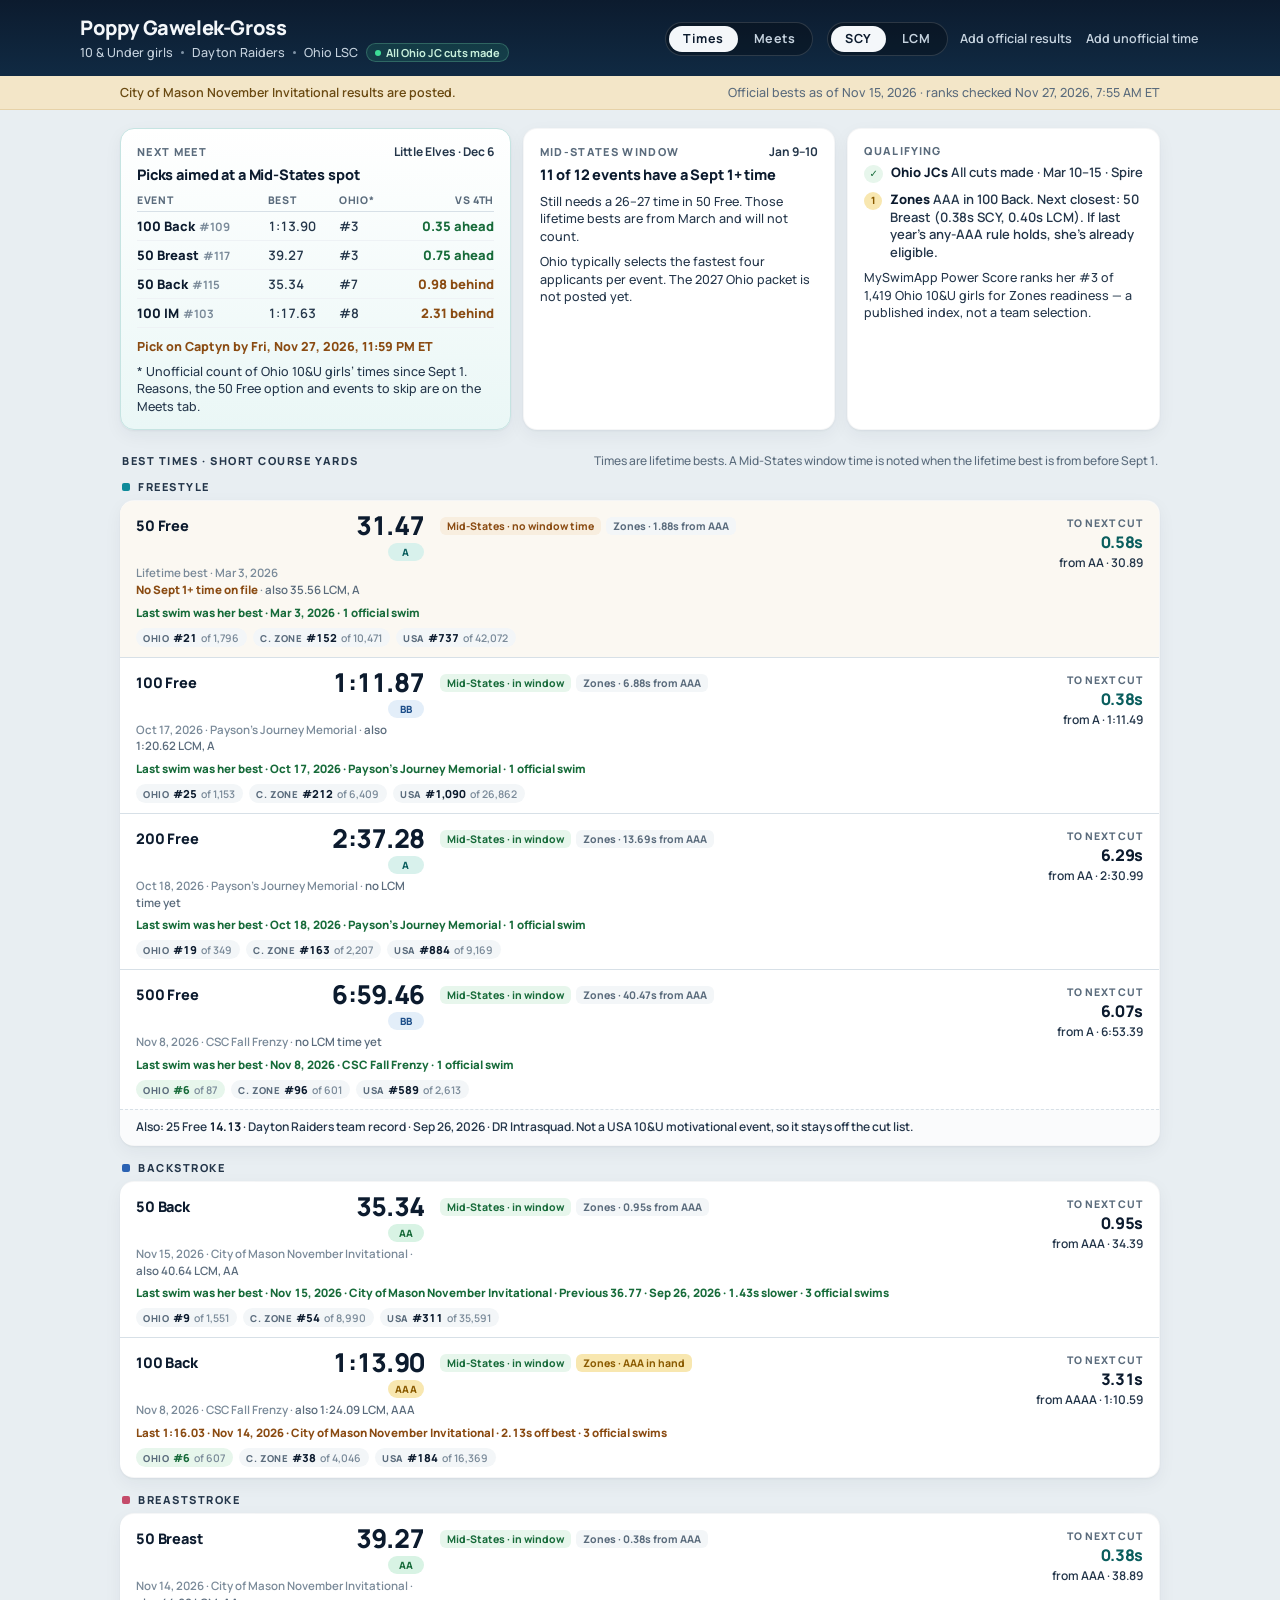
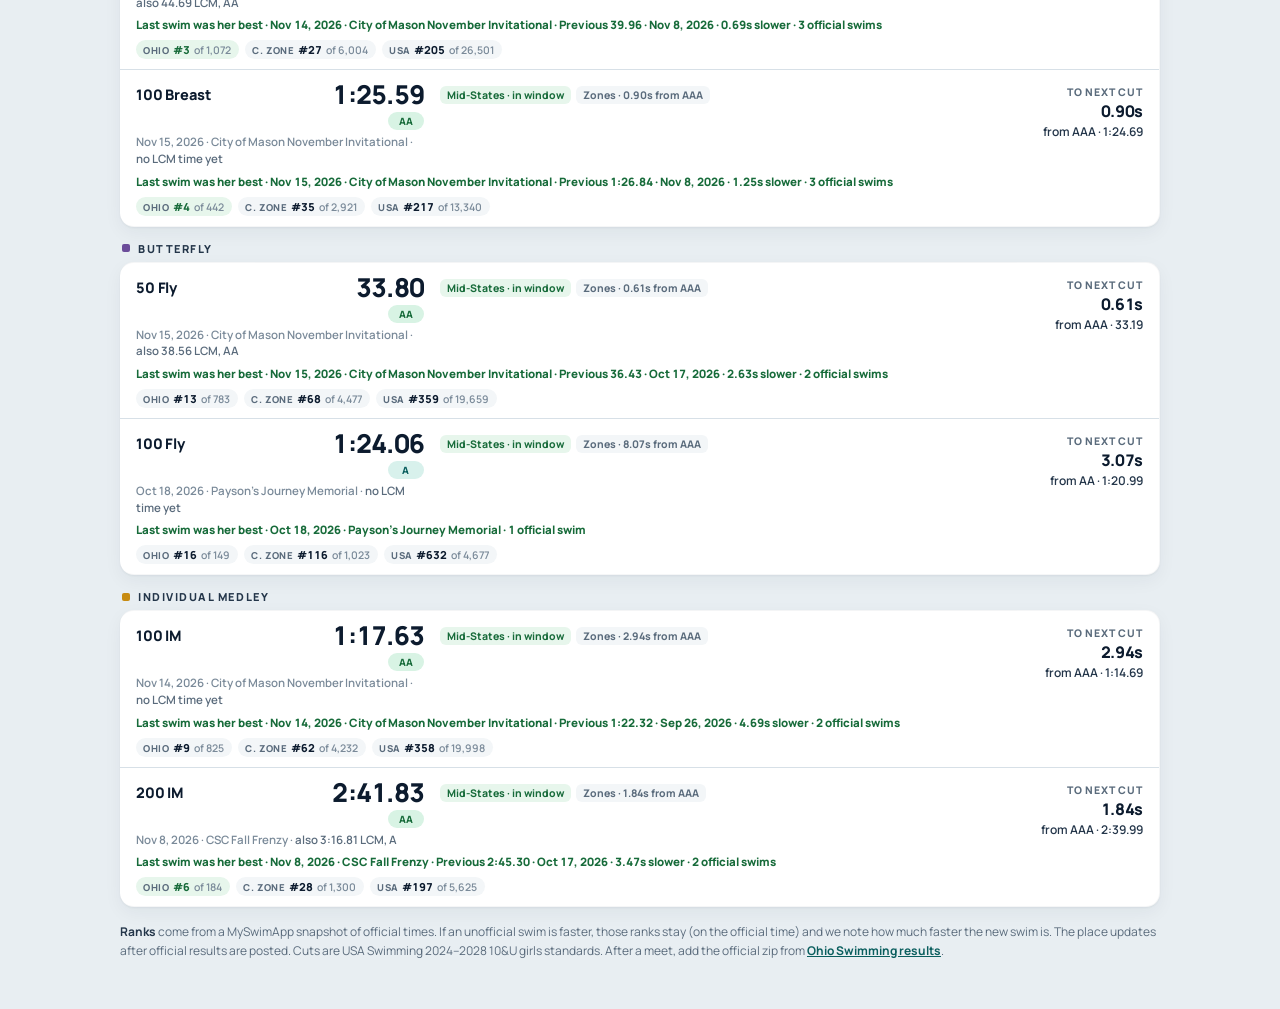
<file: index.html>
<!DOCTYPE html>
<html lang="en">
<head>
<meta charset="utf-8">
<meta name="viewport" content="width=device-width, initial-scale=1">
<title>Poppy Gawelek-Gross — Times Dashboard</title>
<meta name="description" content="Times, cuts, meet schedule, practice calendar, and official results for Poppy Gawelek-Gross, Dayton Raiders.">
<link rel="preconnect" href="https://fonts.googleapis.com">
<link rel="preconnect" href="https://fonts.gstatic.com" crossorigin>
<link href="https://fonts.googleapis.com/css2?family=Manrope:wght@400;500;600;700;800&display=swap" rel="stylesheet">
<style>

:root {
  --ink:#0C1B2E; --ink-soft:#24364A; --paper:#E8EEF2; --card:#FFFFFF; --line:#D7E0E7;
  --muted:#5A6B7C; --quiet:#7A8A99; --text:#152032; --aqua:#0C7C7C; --aqua-deep:#0A5E5E;
  --warn:#8A4B12; --warn-bg:#F8EEDF; --ok:#176B3A; --ok-bg:#E7F6EC; --radius:14px;
  --sans:Manrope,"Segoe UI",system-ui,sans-serif;
  --shadow:0 1px 2px rgba(16,42,67,.05),0 6px 18px rgba(16,42,67,.05);
}
* { box-sizing:border-box; margin:0; padding:0; }
html,body { background:var(--paper); color:var(--text); font-family:var(--sans); min-height:100%; }
button,input,select { font:inherit; }
.wrap { max-width:1120px; margin:0 auto; padding:0 40px 48px; }
header.hero { background:linear-gradient(180deg,#0C1B2E 0%,#102A43 100%); color:#F4F7FA; padding:16px 40px 14px; position:sticky; top:0; z-index:20; }
.hero-inner { max-width:1120px; margin:0 auto; display:flex; align-items:center; justify-content:space-between; gap:16px; }
.name-block h1 { font-weight:800; font-size:20px; letter-spacing:-.02em; line-height:1.2; }
.meta { margin-top:3px; color:#C5D2DE; font-size:12.5px; font-weight:500; display:flex; flex-wrap:wrap; gap:6px 8px; align-items:center; }
.dot { width:3px; height:3px; border-radius:50%; background:#7F93A6; display:inline-block; }
.chip { display:inline-flex; align-items:center; gap:5px; background:rgba(46,168,120,.18); border:1px solid rgba(120,210,170,.28); color:#C8F0DC; border-radius:999px; padding:1px 8px; font-size:11px; font-weight:700; }
.chip i { width:6px; height:6px; border-radius:50%; background:#3DDC97; display:inline-block; }
.hero-actions { display:flex; align-items:center; gap:10px; flex:1 1 auto; flex-wrap:wrap; justify-content:flex-end; min-width:0; }
.toggle { display:inline-flex; background:rgba(0,0,0,.28); border:1px solid rgba(255,255,255,.14); border-radius:999px; padding:3px; gap:2px; flex:0 0 auto; }
.toggle button { appearance:none; border:0; background:transparent; color:#C5D2DE; font:700 12.5px/1 var(--sans); padding:7px 14px; border-radius:999px; cursor:pointer; letter-spacing:.04em; white-space:nowrap; flex:1 0 auto; }
.toggle button[aria-pressed="true"] { background:#F4F7FA; color:var(--ink); }
.btn-quiet { color:#C5D2DE; font:600 12.5px/1 var(--sans); background:transparent; border:0; cursor:pointer; padding:6px 2px; white-space:nowrap; flex:0 0 auto; }
.status { background:#F3E6C8; border-bottom:1px solid #E6D2A8; color:#6A4A12; font-size:12.5px; font-weight:600; }
.status .inner { max-width:1120px; margin:0 auto; padding:8px 40px; display:flex; justify-content:space-between; gap:16px; flex-wrap:wrap; align-items:baseline; }
.status .fresh { color:#5A6B7C; font-weight:500; }
.cards { display:grid; grid-template-columns:1.25fr 1fr 1fr; gap:12px; margin:18px 0 22px; }
.card { background:var(--card); border-radius:var(--radius); box-shadow:var(--shadow); padding:14px 16px; border:1px solid rgba(16,42,67,.04); }
.card h2 { font-size:11px; font-weight:800; letter-spacing:.12em; text-transform:uppercase; color:var(--muted); margin:0 0 6px; display:flex; justify-content:space-between; align-items:baseline; gap:8px; }
.card h2 .when { letter-spacing:0; text-transform:none; font-weight:700; color:var(--ink-soft); font-size:12px; }
.card.soon { border:1px solid #C6E4E2; background:linear-gradient(180deg,#FFFFFF,#EAF7F6); }
.lead { font-size:14.5px; font-weight:800; color:var(--ink); letter-spacing:-.01em; margin-bottom:8px; line-height:1.3; }
.slist { list-style:none; display:flex; flex-direction:column; gap:5px; }
.slist li { display:grid; grid-template-columns:92px 1fr; gap:8px; font-size:13px; align-items:baseline; }
.slist .ev { font-weight:800; color:var(--ink); }
.slist .why { color:var(--ink-soft); font-weight:600; }
.plan-table { width:100%; border-collapse:collapse; font-size:13px; margin:2px 0 4px; }
.plan-table th { text-align:left; font-size:10.5px; font-weight:800; letter-spacing:.06em; text-transform:uppercase; color:var(--muted); padding:0 6px 4px 0; border-bottom:1px solid var(--line); white-space:nowrap; }
.plan-table td { padding:5px 6px 5px 0; border-bottom:1px solid #EEF2F5; vertical-align:baseline; color:var(--ink-soft); font-weight:600; white-space:nowrap; }
.plan-table td.ev { font-weight:800; color:var(--ink); }
.plan-table td.ev .num { color:var(--quiet); font-weight:700; font-size:11.5px; margin-left:4px; }
.plan-table td.t { font-variant-numeric:tabular-nums; }
.plan-table .ahead { color:var(--ok); font-weight:800; }
.plan-table .behind { color:var(--warn); font-weight:800; }
.plan-table th:last-child, .plan-table td:last-child { padding-right:0; text-align:right; }
.plan-why { list-style:none; display:flex; flex-direction:column; gap:4px; margin:8px 0 0; }
.plan-why li { display:grid; grid-template-columns:92px 1fr; gap:8px; font-size:12.5px; line-height:1.35; }
.plan-why .ev { font-weight:800; color:var(--ink); }
.plan-why .why { color:var(--ink-soft); font-weight:600; }
.plan-sub { font-size:11px; font-weight:800; letter-spacing:.08em; text-transform:uppercase; color:var(--muted); margin:12px 0 2px; }
.plan-deadline { margin-top:10px; font-size:12.5px; font-weight:800; color:var(--warn); }
.plan-notes { margin:6px 0 0 16px; font-size:12px; color:var(--ink-soft); font-weight:500; line-height:1.4; }
.plan-notes li { margin-top:3px; }
.whisper { margin-top:8px; font-size:11.5px; color:var(--quiet); font-weight:500; line-height:1.4; }
.card p { font-size:12.5px; color:var(--ink-soft); font-weight:500; line-height:1.4; }
.qual { display:flex; flex-direction:column; gap:8px; }
.qualrow { display:flex; gap:8px; align-items:flex-start; font-size:13px; line-height:1.35; }
.mark { flex:0 0 auto; margin-top:1px; min-width:18px; height:18px; padding:0 5px; border-radius:999px; display:inline-flex; align-items:center; justify-content:center; font-size:10px; font-weight:800; }
.mark.ok { background:var(--ok-bg); color:var(--ok); }
.mark.partial { background:#F8E7B0; color:#8A5A00; }
.qualrow .k { font-weight:800; color:var(--ink); }
.qualrow .v { color:var(--ink-soft); font-weight:600; }
.section-head { display:flex; align-items:baseline; justify-content:space-between; gap:12px; margin:6px 2px 10px; }
.section-head h2 { font-size:11px; font-weight:800; letter-spacing:.14em; text-transform:uppercase; color:var(--ink-soft); margin:0; }
.section-head .hint { font-size:12px; color:var(--muted); font-weight:500; }
.stroke { margin-bottom:14px; }
.stroke-head { display:flex; align-items:center; gap:8px; margin:0 2px 6px; }
.swatch { width:8px; height:8px; border-radius:2px; }
.stroke-head h3 { font-size:11px; font-weight:800; letter-spacing:.14em; text-transform:uppercase; color:var(--ink-soft); margin:0; }
.stroke-card { background:var(--card); border-radius:var(--radius); box-shadow:var(--shadow); border:1px solid rgba(16,42,67,.04); overflow:hidden; border-left:4px solid var(--stroke); }
.event { padding:11px 16px 10px; border-top:1px solid var(--line); display:grid; grid-template-columns:132px 140px 1fr 168px; grid-template-areas:"name time mid gap" "meta meta mid gap" "last last last last" "ranks ranks ranks ranks"; gap:2px 16px; align-items:start; }
.event:first-child { border-top:0; }
.event.stale { background:#FBF8F2; }
.event.empty { opacity:.8; background:#F8FAFB; }
.ev-name { grid-area:name; font-weight:800; font-size:14.5px; color:var(--ink); letter-spacing:-.01em; padding-top:4px; }
.time-col { grid-area:time; }
.time { font-weight:800; font-size:26px; letter-spacing:-.03em; color:var(--ink); font-variant-numeric:tabular-nums lining-nums; line-height:1; text-align:right; width:100%; }
.time.none { font-size:18px; font-weight:700; color:var(--quiet); }
.time-col .badges { display:flex; justify-content:flex-end; gap:6px; margin-top:5px; flex-wrap:wrap; }
.badge { display:inline-flex; align-items:center; justify-content:center; min-width:36px; height:18px; padding:0 6px; border-radius:999px; font-size:10px; font-weight:800; letter-spacing:.05em; }
.badge.B { background:#D7DEE5; color:#3A4A5A; }
.badge.BB { background:#E3EEF9; color:#1D4E89; }
.badge.A { background:#D8F1EC; color:#0A5E5E; }
.badge.AA { background:#D8F3E4; color:#176B3A; }
.badge.AAA { background:#F8E7B0; color:#8A5A00; }
.badge.AAAA { background:#EDE4FA; color:#5B2D91; }
.unofficial { display:inline-flex; align-items:center; padding:1px 7px; border-radius:999px; border:1.5px dotted #8A6D3B; color:#8A6D3B; background:transparent; font-size:9.5px; font-weight:800; letter-spacing:.04em; text-transform:uppercase; cursor:help; }
.gap { grid-area:gap; text-align:right; padding-top:4px; }
.gap .need { font-size:10.5px; font-weight:800; letter-spacing:.08em; text-transform:uppercase; color:var(--muted); }
.gap .amt { font-size:16px; font-weight:800; letter-spacing:-.02em; color:var(--ink); font-variant-numeric:tabular-nums lining-nums; margin-top:1px; }
.gap.close .amt { color:var(--aqua-deep); }
.gap .to { display:block; font-size:12px; font-weight:600; color:var(--ink-soft); margin-top:1px; }
.mid { grid-area:mid; display:flex; flex-wrap:wrap; gap:5px; align-content:flex-start; padding-top:5px; }
.tag { display:inline-flex; align-items:center; gap:4px; border-radius:6px; padding:2px 7px; font-size:10.5px; font-weight:750; }
.tag.ok { background:var(--ok-bg); color:var(--ok); }
.tag.warn { background:var(--warn-bg); color:var(--warn); }
.tag.gold { background:#F8E7B0; color:#8A5A00; }
.tag.quiet { background:#F3F6F8; color:var(--muted); }
.emeta { grid-area:meta; font-size:11.5px; font-weight:600; color:var(--quiet); padding-top:2px; line-height:1.45; }
.emeta strong { color:var(--warn); font-weight:800; }
.also { color:var(--muted); font-weight:600; }
.last { grid-area:last; font-size:11.5px; font-weight:600; color:var(--ink-soft); margin-top:4px; font-variant-numeric:tabular-nums; }
.last .off { color:var(--warn); font-weight:800; }
.last .best { color:var(--ok); font-weight:800; }
.ranks { grid-area:ranks; display:flex; gap:6px; flex-wrap:wrap; margin-top:6px; }
.rank { display:inline-flex; align-items:baseline; gap:4px; background:#F3F6F8; border-radius:999px; padding:2px 8px 2px 7px; font-size:11px; }
.rank.hot { background:#E7F6EC; }
.rank .k { font-weight:800; letter-spacing:.06em; text-transform:uppercase; color:var(--muted); font-size:9.5px; }
.rank .v { font-weight:800; color:var(--ink); font-variant-numeric:tabular-nums; }
.rank.hot .v { color:var(--ok); }
.rank .of { font-weight:600; color:var(--quiet); font-size:10.5px; }
.ranks-wrap { grid-area:ranks; margin-top:6px; }
.ranks-wrap .ranks { margin-top:0; }
.rank-cap { display:block; font-size:10.5px; font-weight:650; color:var(--quiet); margin-bottom:4px; letter-spacing:.01em; }
.rank-prov { display:inline-flex; flex-wrap:wrap; align-items:baseline; gap:0 5px; margin-top:6px; padding:3px 9px; border-radius:999px; border:1.5px dotted #8A6D3B; color:#6E572F; background:#FBF8F2; font-size:11px; font-weight:650; font-variant-numeric:tabular-nums; line-height:1.35; max-width:100%; }
.rank-prov strong { font-weight:800; color:#8A6D3B; }
.honor { padding:8px 16px 10px; font-size:12px; color:var(--ink-soft); font-weight:600; border-top:1px dashed var(--line); background:#FAFBFC; }
.honor strong { color:var(--ink); font-variant-numeric:tabular-nums; }
.notes { margin-top:16px; color:var(--muted); font-size:12px; line-height:1.55; }
.notes a { color:var(--aqua-deep); font-weight:700; }
.notes strong { color:var(--ink-soft); font-weight:700; }
.toast { position:fixed; bottom:16px; left:50%; transform:translateX(-50%); background:var(--ink); color:#fff; padding:10px 16px; border-radius:10px; font-size:13px; font-weight:600; z-index:40; max-width:min(520px,92vw); box-shadow:var(--shadow); display:none; }
.toast.show { display:block; }
.modal-bg { position:fixed; inset:0; background:rgba(12,27,46,.45); z-index:30; display:none; align-items:flex-end; justify-content:center; padding:16px; }
.modal-bg.show { display:flex; }
.modal { background:#fff; border-radius:16px; padding:18px 18px 16px; width:min(440px,100%); box-shadow:var(--shadow); }
.modal h3 { font-size:16px; font-weight:800; color:var(--ink); margin-bottom:8px; }
.modal p { font-size:13px; color:var(--ink-soft); line-height:1.45; margin-bottom:12px; }
.modal label { display:block; font-size:11px; font-weight:800; letter-spacing:.06em; text-transform:uppercase; color:var(--muted); margin:8px 0 4px; }
.modal input,.modal select { width:100%; border:1px solid var(--line); border-radius:8px; padding:8px 10px; font-size:14px; }
.modal .row { display:grid; grid-template-columns:1fr 1fr; gap:8px; }
.modal .actions { display:flex; justify-content:flex-end; gap:8px; margin-top:14px; }
.modal .actions button { border:0; border-radius:999px; padding:8px 14px; font-weight:700; cursor:pointer; }
.modal .actions .cancel { background:#F3F6F8; color:var(--ink-soft); }
.modal .actions .go { background:var(--ink); color:#fff; }
.file-hint { font-size:12px; color:var(--quiet); margin-top:8px; }

.view-toggle { margin-right:4px; }
.deadlines { display:flex; flex-direction:column; gap:8px; margin:18px 0 18px; }
.deadlines-head { font-size:11px; font-weight:800; letter-spacing:.14em; text-transform:uppercase; color:var(--ink-soft); margin:0 2px 2px; }
.deadline { background:var(--card); border:1px solid rgba(16,42,67,.04); border-left:4px solid var(--warn); border-radius:12px; box-shadow:var(--shadow); padding:10px 14px; display:flex; justify-content:space-between; align-items:baseline; gap:12px; flex-wrap:wrap; }
.deadline.soft { border-left-color:#C5D2DE; }
.deadline.muted { border-left-color:var(--line); }
.deadline .dl-when { font-weight:800; color:var(--ink); font-size:14px; letter-spacing:-.02em; }
.deadline .dl-meet { font-size:13px; font-weight:600; color:var(--ink-soft); }
.deadline .dl-status { font-size:12.5px; font-weight:700; color:var(--warn); }
.deadline.muted .dl-status { color:var(--muted); }
.deadline .dl-until { font-size:11.5px; font-weight:700; color:var(--quiet); }
.meet-card { background:var(--card); border-radius:var(--radius); box-shadow:var(--shadow); padding:16px 18px 14px; border:1px solid rgba(16,42,67,.04); margin-bottom:12px; }
.meet-card.current { border:1px solid #C6E4E2; background:linear-gradient(180deg,#FFFFFF,#EAF7F6); }
.meet-card.ineligible { opacity:.92; }
.meet-card-head { display:flex; justify-content:space-between; align-items:flex-start; gap:12px; margin-bottom:10px; flex-wrap:wrap; }
.meet-card h2 { font-size:18px; font-weight:800; letter-spacing:-.02em; text-transform:none; color:var(--ink); margin:0; line-height:1.25; }
.meet-official { display:block; font-size:12px; font-weight:600; color:var(--muted); letter-spacing:0; text-transform:none; margin-top:2px; }
.meet-dates { font-size:13.5px; font-weight:800; color:var(--ink-soft); }
.meet-badge { display:inline-flex; align-items:center; border-radius:999px; padding:2px 8px; font-size:10.5px; font-weight:800; letter-spacing:.04em; text-transform:uppercase; margin-left:8px; vertical-align:middle; }
.meet-badge.now { background:#E7F6EC; color:var(--ok); }
.meet-badge.warn { background:var(--warn-bg); color:var(--warn); }
.meet-badge.quiet { background:#F3F6F8; color:var(--muted); }
.meet-flags { display:flex; flex-wrap:wrap; gap:6px; margin:0 0 10px; }
.meet-flags .meet-badge { text-transform:none; letter-spacing:0; font-size:11px; padding:3px 8px; }
.meet-grid { display:grid; grid-template-columns:148px 1fr; gap:7px 16px; font-size:13px; line-height:1.45; }
.meet-grid .k { font-weight:800; font-size:10.5px; letter-spacing:.08em; text-transform:uppercase; color:var(--muted); padding-top:2px; }
.meet-grid .v { font-weight:600; color:var(--ink-soft); }
.meet-grid .v strong { color:var(--ink); font-weight:800; }
.meet-grid a { color:var(--aqua-deep); font-weight:700; text-decoration:none; }
.meet-grid a:hover { text-decoration:underline; }
.meet-events { margin:0; padding:0; list-style:none; display:flex; flex-direction:column; gap:2px; }
.meet-events li { display:flex; gap:10px; flex-wrap:wrap; }
.meet-events .num { font-weight:800; color:var(--quiet); width:2.4em; font-variant-numeric:tabular-nums; }
.meet-events .ev { font-weight:800; color:var(--ink); min-width:7em; }
.meet-events .seed { color:var(--muted); font-weight:600; font-variant-numeric:tabular-nums; }
.meet-events li.pick { background:#EAF7F6; border-radius:6px; padding:1px 6px; margin-left:-6px; }
.suggested { margin-top:6px; }
.suggested .lead { font-size:13px; font-weight:800; color:var(--ink); margin-bottom:4px; }
.suggested ul { margin:0; padding:0; list-style:none; display:flex; flex-direction:column; gap:4px; }
.suggested li { display:grid; grid-template-columns:92px 1fr; gap:8px; font-size:13px; }
.suggested .ev { font-weight:800; color:var(--ink); }
.suggested .why { color:var(--ink-soft); font-weight:600; }
.meet-links { display:flex; flex-wrap:wrap; gap:8px; margin-top:12px; }
.meet-links a { display:inline-flex; align-items:center; background:#F3F6F8; color:var(--aqua-deep); font-size:12px; font-weight:700; padding:6px 10px; border-radius:999px; text-decoration:none; }
.meet-links a:hover { background:#E7EEF2; }
.meet-note { margin-top:8px; font-size:12px; color:var(--muted); font-weight:500; line-height:1.45; }
.past-meets { margin:18px 0 8px; background:var(--card); border-radius:var(--radius); box-shadow:var(--shadow); border:1px solid rgba(16,42,67,.04); padding:4px 16px 8px; }
.past-meets > summary { cursor:pointer; list-style:none; font-size:13px; font-weight:800; color:var(--ink); padding:10px 0; display:flex; justify-content:space-between; align-items:center; }
.past-meets > summary::-webkit-details-marker { display:none; }
.past-meets > summary::after { content:"Show"; font-size:11px; font-weight:700; letter-spacing:.06em; text-transform:uppercase; color:var(--aqua-deep); }
.past-meets[open] > summary::after { content:"Hide"; }
.past-meets .meet-card { box-shadow:none; border:1px solid var(--line); }
.meets-foot { margin:16px 2px 0; color:var(--muted); font-size:12px; line-height:1.55; }
.meets-foot a { color:var(--aqua-deep); font-weight:700; }

.practice-card { background:var(--card); border-radius:var(--radius); box-shadow:var(--shadow); padding:16px 18px 14px; border:1px solid rgba(16,42,67,.04); margin-bottom:12px; }
.practice-card h2 { font-size:18px; font-weight:800; letter-spacing:-.02em; text-transform:none; color:var(--ink); margin:0; line-height:1.25; }
.practice-sub { display:block; font-size:12px; font-weight:600; color:var(--muted); margin-top:2px; }
table.practice-table { width:100%; border-collapse:collapse; margin-top:10px; font-variant-numeric:tabular-nums; }
table.practice-table th {
  text-align:left; font-size:10px; font-weight:800; letter-spacing:.08em; text-transform:uppercase;
  color:var(--muted); padding:6px 8px 6px 0; border-bottom:2px solid var(--ink);
}
table.practice-table td { padding:7px 8px 7px 0; border-bottom:1px solid var(--line); font-size:13.5px; font-weight:600; color:var(--ink-soft); }
table.practice-table tr:last-child td { border-bottom:0; }
table.practice-table .day { font-weight:800; color:var(--ink); width:3.2em; }
table.practice-table .tm { font-weight:800; color:var(--ink); }
table.practice-table .loc { font-weight:600; }
.practice-actions { display:flex; flex-wrap:wrap; gap:8px; margin-top:12px; align-items:center; }
.practice-actions a.practice-add {
  display:inline-flex; align-items:center; background:var(--aqua); color:#fff;
  font-size:13px; font-weight:800; padding:8px 14px; border-radius:999px; text-decoration:none;
}
.practice-actions a.practice-add:hover { background:var(--aqua-deep); }
.practice-actions a.practice-how {
  display:inline-flex; align-items:center; background:#F3F6F8; color:var(--aqua-deep);
  font-size:12px; font-weight:700; padding:6px 10px; border-radius:999px; text-decoration:none;
}
.practice-actions a.practice-how:hover { background:#E7EEF2; }
.practice-note { margin-top:8px; font-size:12px; color:var(--muted); font-weight:500; line-height:1.45; }
.practice-changes { margin:8px 0 0; padding:0; list-style:none; font-size:12.5px; color:var(--ink-soft); font-weight:600; line-height:1.45; }
.practice-changes li { margin-top:3px; }

@media (max-width:700px) {
  header.hero, .status .inner, .wrap { padding-left:14px; padding-right:14px; }
  header.hero { padding-top:14px; padding-bottom:12px; }
  .hero-inner { flex-direction:column; align-items:stretch; gap:10px; }
  .hero-actions { justify-content:flex-start; width:100%; }
  .view-toggle { flex:1 1 100%; margin-right:0; }
  .view-toggle button { flex:1 0 auto; text-align:center; }
  #course-toggle { flex:0 1 auto; }
  #course-toggle button { flex:1 0 auto; text-align:center; }
  .name-block h1 { font-size:18px; }
  .status .inner { flex-direction:column; gap:2px; }
  .cards { grid-template-columns:1fr; }
  .section-head { flex-direction:column; gap:4px; }
  .event { grid-template-columns:1fr auto; grid-template-areas:"name gap" "time gap" "mid mid" "meta meta" "last last" "ranks ranks"; gap:3px 10px; }
  .time { text-align:left; font-size:28px; }
  .time-col .badges { justify-content:flex-start; }
  .ev-name { padding-top:0; }
  .meet-grid { grid-template-columns:1fr; gap:2px 0; }
  .meet-grid .k { padding-top:8px; }
  .deadline { flex-direction:column; gap:2px; }
  .meet-card { padding:14px; }
  .meet-card h2 { font-size:17px; }
  .practice-card { padding:14px; }
  .practice-card h2 { font-size:17px; }
  .suggested li { grid-template-columns:1fr; gap:0; }
  .plan-why li { grid-template-columns:1fr; gap:0; }
  .plan-table { font-size:12.5px; }
  table.ehls-table { display:none !important; }
  .ehls-cards { display:block !important; }
  .ehls-head { flex-direction:column; align-items:stretch; }
  .ehls-print-btn { width:100%; text-align:center; }
}


.ehls { margin-top:16px; padding-top:14px; border-top:1px dashed var(--line); }
.ehls-head { display:flex; justify-content:space-between; align-items:flex-end; gap:10px; flex-wrap:wrap; margin-bottom:8px; }
.ehls h3 { margin:0; font-size:13px; font-weight:800; letter-spacing:.04em; text-transform:none; color:var(--ink); }
.ehls .hint { font-size:12px; font-weight:600; color:var(--warn); max-width:36em; line-height:1.4; margin:6px 0 0; }
.ehls-print-btn {
  appearance:none; border:0; background:var(--ink); color:#fff;
  font:800 12.5px/1 var(--sans); letter-spacing:.03em;
  padding:9px 14px; border-radius:999px; cursor:pointer; white-space:nowrap;
}
.ehls-print-btn:hover { background:#18314A; }
table.ehls-table { width:100%; border-collapse:collapse; font-variant-numeric:tabular-nums; margin-top:8px; }
table.ehls-table th {
  text-align:left; font-size:10px; font-weight:800; letter-spacing:.08em; text-transform:uppercase;
  color:var(--muted); padding:6px 8px; border-bottom:2px solid var(--ink);
}
table.ehls-table td { padding:8px; border-bottom:1px solid var(--line); font-size:13px; font-weight:600; color:var(--ink-soft); vertical-align:middle; }
table.ehls-table tr:last-child td { border-bottom:0; }
table.ehls-table .ev { font-weight:800; color:var(--ink); }
table.ehls-table th.r, table.ehls-table td.r { text-align:right; }
table.ehls-table .tba { color:var(--warn); font-weight:800; letter-spacing:.04em; font-size:12px; }
.ehls-day, table.ehls-table .ehls-day td {
  font-size:11px; font-weight:800; letter-spacing:.06em; text-transform:uppercase; color:var(--aqua-deep);
  background:#EAF7F6; border-bottom:0;
}
.ehls-cards { display:none; }
.ehls-card { border-top:1px solid var(--line); padding:12px 0 10px; }
.ehls-card:first-of-type { border-top:0; }
.ehls-day + .ehls-card { border-top:0; }
.ehls-card .row1 { display:flex; justify-content:space-between; align-items:flex-start; gap:10px; }
.ehls-card .evname { font-weight:800; font-size:16px; letter-spacing:-.02em; color:var(--ink); text-align:right; padding-top:2px; }
.ehls-card .meta { display:grid; grid-template-columns:1fr 1.2fr 1fr; gap:6px 8px; margin-top:8px; font-size:13.5px; font-weight:700; color:var(--ink); font-variant-numeric:tabular-nums; }
.ehls-card .meta .lab { display:block; font-size:9.5px; font-weight:800; letter-spacing:.08em; text-transform:uppercase; color:var(--muted); }
.ehls-card .tba { color:var(--warn); font-weight:800; letter-spacing:.04em; }
table.ehls-table .ehl .code, .ehls-card .ehl .code { font-size:18px; }
.season-past { margin:22px 0 8px; }
.season-past .section-head { margin-bottom:10px; }
.past-card {
  background:var(--card); border-radius:var(--radius); border:1px solid rgba(16,42,67,.04);
  box-shadow:var(--shadow); padding:14px 16px 12px; margin-bottom:10px;
}
.past-card h3 { margin:0; font-size:16px; font-weight:800; letter-spacing:-.02em; text-transform:none; color:var(--ink); }
.past-meta { font-size:12.5px; font-weight:600; color:var(--muted); margin:2px 0 8px; }
.past-swims { width:100%; border-collapse:collapse; font-variant-numeric:tabular-nums; }
.past-swims td { padding:4px 8px 4px 0; font-size:13px; font-weight:600; color:var(--ink-soft); }
.past-swims .ev { font-weight:800; color:var(--ink); }
.past-swims .tm { font-weight:800; color:var(--ink); font-variant-numeric:tabular-nums; }
.past-flag { display:inline-flex; align-items:center; border-radius:999px; padding:1px 6px; font-size:9.5px; font-weight:800; letter-spacing:.04em; text-transform:uppercase; margin-left:6px; vertical-align:middle; }
.past-flag.best { background:var(--ok-bg); color:var(--ok); }
.past-flag.record { background:#F8E7B0; color:#8A5A00; }
.past-flag.window { background:#E3EEF9; color:#1D4E89; }
#ehls-print { display:none; }
.notecard {
  background:#fffef8; color:var(--ink);
  border:1.5px solid #1A2A3A; border-radius:6px;
  padding:12px 14px 10px; width:100%;
  display:flex; flex-direction:column;
}
.nc-top { display:flex; justify-content:space-between; align-items:flex-start; gap:8px; }
.nc-name { font-weight:800; font-size:21px; letter-spacing:-.03em; line-height:1.05; margin:0; text-transform:none; }
.nc-meet { font-weight:800; font-size:12.5px; color:var(--ink-soft); margin:3px 0 0; }
.nc-session { text-align:right; font-weight:800; font-size:13px; line-height:1.25; }
.nc-session .day { font-size:15.5px; letter-spacing:-.02em; }
.nc-times { font-size:12.5px; font-weight:700; color:var(--ink-soft); margin:6px 0 6px; padding-bottom:5px; border-bottom:2px solid var(--ink); }
.nc-table { width:100%; border-collapse:collapse; flex:1; font-variant-numeric:tabular-nums; }
.nc-table th { text-align:left; font-size:9px; font-weight:800; letter-spacing:.1em; text-transform:uppercase; color:var(--muted); padding:2px 8px 3px 0; }
.nc-table th.r, .nc-table td.r { text-align:right; padding-left:14px; }
.nc-table td { padding:6px 8px 6px 0; border-top:1px solid #E4E0D4; font-size:15px; font-weight:700; vertical-align:middle; }
.nc-table td:last-child, .nc-table th:last-child { padding-right:0; }
.nc-table .ev { font-weight:800; font-size:15.5px; letter-spacing:-.02em; color:var(--ink); white-space:nowrap; }
.nc-table td.r { white-space:nowrap; }
.ehl .code { font-weight:800; font-size:19px; letter-spacing:-.03em; color:var(--ink); line-height:1.05; white-space:nowrap; font-variant-numeric:tabular-nums; }
.ehl .sep { display:inline-block; padding:0 .12em; font-weight:700; color:#7A8A99; }
.ehl .tba { color:var(--warn); font-weight:800; letter-spacing:.02em; font-size:14px; }
.ehl .abbr { margin-top:2px; font-size:10.5px; font-weight:800; letter-spacing:.12em; text-transform:uppercase; color:var(--ink-soft); }
.goal { white-space:nowrap; font-weight:800; color:var(--ink); }
.goal .cut { display:inline-block; margin-right:.32em; font-size:10px; font-weight:800; letter-spacing:.08em; text-transform:uppercase; color:#0A5E5E; }
.nc-foot { margin-top:auto; padding-top:6px; font-size:10px; font-weight:650; color:var(--muted); letter-spacing:.01em; white-space:nowrap; }

@page { size: 6in 4in; margin: 0; }
@media print {
  body.print-ehls header.hero,
  body.print-ehls .status,
  body.print-ehls .wrap,
  body.print-ehls #toast,
  body.print-ehls #modal-bg,
  body.print-ehls #file { display:none !important; }
  body.print-ehls { background:#fff; }
  body.print-ehls #ehls-print { display:block !important; }
  body.print-ehls .print-page {
    display:block;
    width: 6in;
    height: 4in;
    page-break-after: always;
    break-after: page;
    padding: 0;
  }
  body.print-ehls .print-page:last-child { page-break-after: auto; break-after: auto; }
  body.print-ehls .print-page .notecard {
    box-shadow:none; border-radius:0; border:0;
    width:100%; height:100%; padding:0.18in;
  }
}

.ehls-time { font-weight:800; color:var(--ink); font-variant-numeric:tabular-nums; }
.ehls-time.ns { letter-spacing:.04em; color:var(--muted); }
.ehls-time .uo { display:inline-block; margin-left:6px; font-size:9.5px; font-weight:800; letter-spacing:.04em; text-transform:uppercase; color:#8A6D3B; }
.ehls-time .place { font-weight:700; color:var(--ink-soft); }
.ehls-relays { margin-top:10px; font-size:13px; font-weight:600; color:var(--ink-soft); line-height:1.45; }
.ehls-relays strong { color:var(--ink); font-weight:800; }
.past-flag.unofficial { background:#F8EEDF; color:#8A6D3B; }

</style>
</head>
<body>
<header class="hero">
  <div class="hero-inner">
    <div class="name-block">
      <h1>Poppy Gawelek-Gross</h1>
      <div class="meta">
        <span>10 &amp; Under girls</span><span class="dot"></span>
        <span>Dayton Raiders</span><span class="dot"></span>
        <span>Ohio LSC</span>
        <span class="chip"><i></i>All Ohio JC cuts made</span>
      </div>
    </div>
    <div class="hero-actions">
      <div class="toggle view-toggle" role="tablist" aria-label="Dashboard section">
        <button type="button" id="btn-times" data-view="times" aria-pressed="true">Times</button>
        <button type="button" id="btn-meets" data-view="meets" aria-pressed="false">Meets</button>
      </div>
      <div class="toggle" id="course-toggle" role="tablist" aria-label="Course">
        <button type="button" id="btn-scy" data-course="SCY" aria-pressed="true">SCY</button>
        <button type="button" id="btn-lcm" data-course="LCM" aria-pressed="false">LCM</button>
      </div>
      <button type="button" class="btn-quiet" id="btn-import">Add official results</button>
      <button type="button" class="btn-quiet" id="btn-unofficial">Add unofficial time</button>
      <input id="file" type="file" accept=".zip,.hy3,.cl2,.HY3,.CL2,application/zip" multiple hidden>
    </div>
  </div>
</header>
<div id="app"></div>
<div id="ehls-print" class="ehls-print" aria-hidden="true"></div>
<div id="toast" class="toast" role="status"></div>
<div id="modal-bg" class="modal-bg"></div>
<script>
const DATA = {"version": 1, "meta": {"swimmer": "Poppy Gawelek-Gross", "ageGroup": "10 & Under girls", "club": "Dayton Raiders", "lsc": "Ohio LSC", "born": "2016-09-05", "profileUrl": "https://myswimapp.com/swimmer/140062", "ohioResultsUrl": "https://www.gomotionapp.com/team/czohlsc/page/meets/25-26-sc-scheduleresults", "lastChecked": "2026-11-27T07:55:00-05:00", "lastCheckedLabel": "Nov 27, 2026, 7:55 AM ET", "bestTimesAsOf": "2026-11-15", "bestTimesAsOfLabel": "Nov 15, 2026", "midStatesWindowStart": "2026-09-01", "snapshotUpdated": "2026-11-22T08:05:36-05:00", "snapshotUpdatedLabel": "Nov 22, 2026, 8:05 AM ET", "masonMeet": {"name": "City of Mason November Invitational", "dates": "Nov 13–15, 2026", "resultsPosted": true}, "zonesReadiness": {"rank": 3, "of": 1419, "scope": "Ohio 10&U girls", "metric": "MySwimApp Power Score", "source": "MySwimApp"}, "meetsAsOf": "2026-11-27T07:55:00-05:00", "meetsAsOfLabel": "Nov 27, 2026, 7:55 AM ET"}, "eventCatalog": {"scy": [{"name": "50 Free", "stroke": "Freestyle"}, {"name": "100 Free", "stroke": "Freestyle"}, {"name": "200 Free", "stroke": "Freestyle"}, {"name": "500 Free", "stroke": "Freestyle"}, {"name": "50 Back", "stroke": "Backstroke"}, {"name": "100 Back", "stroke": "Backstroke"}, {"name": "50 Breast", "stroke": "Breaststroke"}, {"name": "100 Breast", "stroke": "Breaststroke"}, {"name": "50 Fly", "stroke": "Butterfly"}, {"name": "100 Fly", "stroke": "Butterfly"}, {"name": "100 IM", "stroke": "Individual Medley"}, {"name": "200 IM", "stroke": "Individual Medley"}], "lcm": [{"name": "50 Free", "stroke": "Freestyle"}, {"name": "100 Free", "stroke": "Freestyle"}, {"name": "200 Free", "stroke": "Freestyle"}, {"name": "400 Free", "stroke": "Freestyle"}, {"name": "50 Back", "stroke": "Backstroke"}, {"name": "100 Back", "stroke": "Backstroke"}, {"name": "50 Breast", "stroke": "Breaststroke"}, {"name": "100 Breast", "stroke": "Breaststroke"}, {"name": "50 Fly", "stroke": "Butterfly"}, {"name": "100 Fly", "stroke": "Butterfly"}, {"name": "200 IM", "stroke": "Individual Medley"}]}, "standards": {"scy": {"50 Free": {"B": "39.79", "BB": "35.99", "A": "32.09", "AA": "30.89", "AAA": "29.59", "AAAA": "28.29"}, "100 Free": {"B": "1:30.79", "BB": "1:21.09", "A": "1:11.49", "AA": "1:08.29", "AAA": "1:04.99", "AAAA": "1:01.79"}, "200 Free": {"B": "3:22.79", "BB": "3:00.59", "A": "2:38.39", "AA": "2:30.99", "AAA": "2:23.59", "AAAA": "2:16.19"}, "500 Free": {"B": "8:36.69", "BB": "7:45.09", "A": "6:53.39", "AA": "6:36.19", "AAA": "6:18.99", "AAAA": "6:01.69"}, "50 Back": {"B": "48.59", "BB": "43.29", "A": "37.99", "AA": "36.19", "AAA": "34.39", "AAAA": "32.59"}, "100 Back": {"B": "1:45.79", "BB": "1:33.99", "A": "1:22.29", "AA": "1:18.39", "AAA": "1:14.49", "AAAA": "1:10.59"}, "50 Breast": {"B": "54.59", "BB": "48.69", "A": "42.79", "AA": "40.89", "AAA": "38.89", "AAAA": "36.89"}, "100 Breast": {"B": "2:00.29", "BB": "1:46.89", "A": "1:33.59", "AA": "1:29.09", "AAA": "1:24.69", "AAAA": "1:20.19"}, "50 Fly": {"B": "48.39", "BB": "42.69", "A": "36.99", "AA": "35.09", "AAA": "33.19", "AAAA": "31.29"}, "100 Fly": {"B": "1:56.69", "BB": "1:41.39", "A": "1:26.09", "AA": "1:20.99", "AAA": "1:15.99", "AAAA": "1:10.89"}, "100 IM": {"B": "1:44.29", "BB": "1:33.19", "A": "1:22.09", "AA": "1:18.39", "AAA": "1:14.69", "AAAA": "1:10.99"}, "200 IM": {"B": "3:42.09", "BB": "3:18.79", "A": "2:55.49", "AA": "2:47.69", "AAA": "2:39.99", "AAAA": "2:32.19"}}, "lcm": {"50 Free": {"B": "45.29", "BB": "40.89", "A": "36.59", "AA": "35.09", "AAA": "33.69", "AAAA": "32.19"}, "100 Free": {"B": "1:44.09", "BB": "1:32.99", "A": "1:21.89", "AA": "1:18.19", "AAA": "1:14.49", "AAAA": "1:10.79"}, "200 Free": {"B": "3:50.99", "BB": "3:25.69", "A": "3:00.39", "AA": "2:51.99", "AAA": "2:43.49", "AAAA": "2:35.09"}, "400 Free": {"B": "7:48.59", "BB": "7:01.69", "A": "6:14.89", "AA": "5:59.29", "AAA": "5:43.69", "AAAA": "5:27.99"}, "50 Back": {"B": "55.79", "BB": "49.69", "A": "43.59", "AA": "41.59", "AAA": "39.49", "AAAA": "37.49"}, "100 Back": {"B": "2:01.59", "BB": "1:48.09", "A": "1:34.59", "AA": "1:30.09", "AAA": "1:25.59", "AAAA": "1:21.09"}, "50 Breast": {"B": "1:02.19", "BB": "55.49", "A": "48.79", "AA": "46.49", "AAA": "44.29", "AAAA": "42.09"}, "100 Breast": {"B": "2:19.39", "BB": "2:03.89", "A": "1:48.39", "AA": "1:43.29", "AAA": "1:38.09", "AAAA": "1:32.99"}, "50 Fly": {"B": "54.49", "BB": "48.09", "A": "41.59", "AA": "39.49", "AAA": "37.29", "AAAA": "35.19"}, "100 Fly": {"B": "2:12.79", "BB": "1:55.39", "A": "1:37.99", "AA": "1:32.19", "AAA": "1:26.39", "AAAA": "1:20.59"}, "200 IM": {"B": "4:15.69", "BB": "3:48.89", "A": "3:22.09", "AA": "3:13.09", "AAA": "3:04.19", "AAAA": "2:55.29"}}}, "officialTimes": [{"event": "50 Free", "course": "SCY", "time": "31.47", "date": "2026-03-03", "meet": null, "source": "MySwimApp", "ranks": {"ohio": {"rank": 21, "of": 1796}, "centralZone": {"rank": 152, "of": 10471}, "usa": {"rank": 737, "of": 42072}}}, {"event": "100 Free", "course": "SCY", "time": "1:11.87", "date": "2026-10-17", "meet": "Payson's Journey Memorial", "source": "MySwimApp", "ranks": {"ohio": {"rank": 25, "of": 1153}, "centralZone": {"rank": 212, "of": 6409}, "usa": {"rank": 1090, "of": 26862}}}, {"event": "200 Free", "course": "SCY", "time": "2:37.28", "date": "2026-10-18", "meet": "Payson's Journey Memorial", "source": "MySwimApp", "ranks": {"ohio": {"rank": 19, "of": 349}, "centralZone": {"rank": 163, "of": 2207}, "usa": {"rank": 884, "of": 9169}}}, {"event": "500 Free", "course": "SCY", "time": "6:59.46", "date": "2026-11-08", "meet": "CSC Fall Frenzy", "source": "MySwimApp", "ranks": {"ohio": {"rank": 6, "of": 87}, "centralZone": {"rank": 96, "of": 601}, "usa": {"rank": 589, "of": 2613}}}, {"event": "50 Back", "course": "SCY", "time": "35.34", "date": "2026-11-15", "meet": "City of Mason November Invitational", "source": "MySwimApp", "ranks": {"ohio": {"rank": 9, "of": 1551}, "centralZone": {"rank": 54, "of": 8990}, "usa": {"rank": 311, "of": 35591}}}, {"event": "100 Back", "course": "SCY", "time": "1:13.90", "date": "2026-11-08", "meet": "CSC Fall Frenzy", "source": "MySwimApp", "ranks": {"ohio": {"rank": 6, "of": 607}, "centralZone": {"rank": 38, "of": 4046}, "usa": {"rank": 184, "of": 16369}}}, {"event": "50 Breast", "course": "SCY", "time": "39.27", "date": "2026-11-14", "meet": "City of Mason November Invitational", "source": "MySwimApp", "ranks": {"ohio": {"rank": 3, "of": 1072}, "centralZone": {"rank": 27, "of": 6004}, "usa": {"rank": 205, "of": 26501}}}, {"event": "100 Breast", "course": "SCY", "time": "1:25.59", "date": "2026-11-15", "meet": "City of Mason November Invitational", "source": "MySwimApp", "ranks": {"ohio": {"rank": 4, "of": 442}, "centralZone": {"rank": 35, "of": 2921}, "usa": {"rank": 217, "of": 13340}}}, {"event": "50 Fly", "course": "SCY", "time": "33.80", "date": "2026-11-15", "meet": "City of Mason November Invitational", "source": "MySwimApp", "ranks": {"ohio": {"rank": 13, "of": 783}, "centralZone": {"rank": 68, "of": 4477}, "usa": {"rank": 359, "of": 19659}}}, {"event": "100 Fly", "course": "SCY", "time": "1:24.06", "date": "2026-10-18", "meet": "Payson's Journey Memorial", "source": "MySwimApp", "ranks": {"ohio": {"rank": 16, "of": 149}, "centralZone": {"rank": 116, "of": 1023}, "usa": {"rank": 632, "of": 4677}}}, {"event": "100 IM", "course": "SCY", "time": "1:17.63", "date": "2026-11-14", "meet": "City of Mason November Invitational", "source": "MySwimApp", "ranks": {"ohio": {"rank": 9, "of": 825}, "centralZone": {"rank": 62, "of": 4232}, "usa": {"rank": 358, "of": 19998}}}, {"event": "200 IM", "course": "SCY", "time": "2:41.83", "date": "2026-11-08", "meet": "CSC Fall Frenzy", "source": "MySwimApp", "ranks": {"ohio": {"rank": 6, "of": 184}, "centralZone": {"rank": 28, "of": 1300}, "usa": {"rank": 197, "of": 5625}}}, {"event": "50 Free", "course": "LCM", "time": "35.56", "date": "2026-05-31", "meet": null, "source": "MySwimApp", "ranks": {"ohio": {"rank": 15, "of": 543}, "centralZone": {"rank": 125, "of": 4310}, "usa": {"rank": 575, "of": 16702}}}, {"event": "100 Free", "course": "LCM", "time": "1:20.62", "date": "2026-05-31", "meet": null, "source": "MySwimApp", "ranks": {"ohio": {"rank": 15, "of": 398}, "centralZone": {"rank": 143, "of": 3439}, "usa": {"rank": 699, "of": 13061}}}, {"event": "50 Back", "course": "LCM", "time": "40.64", "date": "2026-06-19", "meet": null, "source": "MySwimApp", "ranks": {"ohio": {"rank": 8, "of": 517}, "centralZone": {"rank": 60, "of": 4169}, "usa": {"rank": 280, "of": 15690}}}, {"event": "100 Back", "course": "LCM", "time": "1:24.09", "date": "2026-06-20", "meet": null, "source": "MySwimApp", "ranks": {"ohio": {"rank": 3, "of": 312}, "centralZone": {"rank": 23, "of": 2650}, "usa": {"rank": 114, "of": 9982}}}, {"event": "50 Breast", "course": "LCM", "time": "44.69", "date": "2026-07-30", "meet": null, "source": "MySwimApp", "ranks": {"ohio": {"rank": 2, "of": 410}, "centralZone": {"rank": 29, "of": 3159}, "usa": {"rank": 141, "of": 12989}}}, {"event": "50 Fly", "course": "LCM", "time": "38.56", "date": "2026-07-31", "meet": null, "source": "MySwimApp", "ranks": {"ohio": {"rank": 10, "of": 332}, "centralZone": {"rank": 67, "of": 2371}, "usa": {"rank": 342, "of": 9862}}}, {"event": "200 IM", "course": "LCM", "time": "3:16.81", "date": "2026-06-19", "meet": null, "source": "MySwimApp", "ranks": {"ohio": {"rank": 10, "of": 122}, "centralZone": {"rank": 83, "of": 943}, "usa": {"rank": 507, "of": 3791}}}], "provisionalTimes": [], "honors": [{"event": "25 Free", "course": "SCY", "time": "14.13", "date": "2026-09-26", "meet": "DR Intrasquad", "note": "Dayton Raiders team record", "source": "MySwimApp"}], "littleElvesEvents": ["100 Back", "50 Breast", "50 Back", "100 IM"], "littleElvesPlan": {"meetId": "cmw57c22t01b015obb85d0rko", "goal": "Mid-States", "lead": "Picks aimed at a Mid-States spot", "picks": [{"event": "100 Back", "number": "109", "best": "1:13.90", "ohioRank": 3, "gapToFourth": -0.35, "gapLabel": "0.35 ahead", "why": "Hold her top-4 spot. Three girls are within half a second."}, {"event": "50 Breast", "number": "117", "best": "39.27", "ohioRank": 3, "gapToFourth": -0.75, "gapLabel": "0.75 ahead", "why": "Cushion is under a second, and 2nd place is 0.44 away."}, {"event": "50 Back", "number": "115", "best": "35.34", "ohioRank": 7, "gapToFourth": 0.98, "gapLabel": "0.98 behind", "why": "Her best chance to move up into the top 4."}, {"event": "100 IM", "number": "103", "best": "1:17.63", "ohioRank": 8, "gapToFourth": 2.31, "gapLabel": "2.31 behind", "why": "A stretch, but she dropped 4.7 s at Mason, and the 6-event cap may open spots."}], "skip": [{"event": "100 Breast", "why": "Already safe: #3 with a 2.2 s cushion."}, {"event": "100 Fly", "why": "#8 and more than 6 s from the top 4."}, {"event": "50 Fly, 100 Free, 200 Free", "why": "Not close to a top-4 spot."}, {"event": "200 IM", "why": "Not offered at Little Elves."}], "swap": {"event": "50 Free", "number": "105", "replaces": "100 IM", "why": "She has no 50 Free since Sept 1, and Mid-States applicants are asked to submit one for relays. If the coach wants that, swap it in for the 100 IM."}, "notes": ["6-event cap: each swimmer can apply in at most six events, and the fastest girls are top 4 in more than six, so some spots will open up.", "50 Back (115) and 50 Breast (117) are close together, with one boys’ event between them."], "rankNote": "Ohio ranks are unofficial counts of Ohio 10&U girls’ short-course times since Sept 1, from posted results. Gap is to the 4th-fastest other girl. Later meets and results not yet posted can change them.", "deadlineLabel": "Fri, Nov 27, 2026, 11:59 PM ET"}, "swimHistory": [{"event": "50 Free", "course": "SCY", "time": "31.47", "date": "2026-03-03", "meet": null, "source": "MySwimApp", "splits": [], "provisional": false}, {"event": "50 Back", "course": "SCY", "time": "35.77", "date": "2026-03-13", "meet": null, "source": "MySwimApp", "splits": [], "provisional": false}, {"event": "100 Free", "course": "LCM", "time": "1:20.62", "date": "2026-05-31", "meet": null, "source": "MySwimApp", "splits": [], "provisional": false}, {"event": "50 Free", "course": "LCM", "time": "35.56", "date": "2026-05-31", "meet": null, "source": "MySwimApp", "splits": [], "provisional": false}, {"event": "200 IM", "course": "LCM", "time": "3:16.81", "date": "2026-06-19", "meet": null, "source": "MySwimApp", "splits": [], "provisional": false}, {"event": "50 Back", "course": "LCM", "time": "40.64", "date": "2026-06-19", "meet": null, "source": "MySwimApp", "splits": [], "provisional": false}, {"event": "100 Back", "course": "LCM", "time": "1:24.09", "date": "2026-06-20", "meet": null, "source": "MySwimApp", "splits": [], "provisional": false}, {"event": "50 Breast", "course": "LCM", "time": "44.69", "date": "2026-07-30", "meet": null, "source": "MySwimApp", "splits": [], "provisional": false}, {"event": "50 Fly", "course": "LCM", "time": "38.56", "date": "2026-07-31", "meet": null, "source": "MySwimApp", "splits": [], "provisional": false}, {"event": "100 IM", "course": "SCY", "time": "1:22.32", "date": "2026-09-26", "meet": "DR Intrasquad", "source": "Ohio results file", "splits": [{"at": 50, "time": "38.20"}, {"at": 100, "time": "1:22.32"}], "provisional": false}, {"event": "25 Free", "course": "SCY", "time": "14.13", "date": "2026-09-26", "meet": "DR Intrasquad", "source": "Ohio results file", "splits": [], "provisional": false}, {"event": "50 Back", "course": "SCY", "time": "36.77", "date": "2026-09-26", "meet": "DR Intrasquad", "source": "Ohio results file", "splits": [], "provisional": false}, {"event": "50 Breast", "course": "SCY", "time": "40.92", "date": "2026-09-26", "meet": "DR Intrasquad", "source": "Ohio results file", "splits": [], "provisional": false}, {"event": "100 Breast", "course": "SCY", "time": "1:29.58", "date": "2026-10-17", "meet": "Payson's Journey Memorial", "source": "Ohio results file", "splits": [{"at": 50, "time": "42.84"}, {"at": 100, "time": "1:29.58"}], "provisional": false}, {"event": "100 Free", "course": "SCY", "time": "1:11.87", "date": "2026-10-17", "meet": "Payson's Journey Memorial", "source": "Ohio results file", "splits": [{"at": 50, "time": "34.71"}, {"at": 100, "time": "1:11.87"}], "provisional": false}, {"event": "200 IM", "course": "SCY", "time": "2:45.30", "date": "2026-10-17", "meet": "Payson's Journey Memorial", "source": "Ohio results file", "splits": [{"at": 50, "time": "38.31"}, {"at": 100, "time": "1:19.99"}, {"at": 150, "time": "2:08.95"}, {"at": 200, "time": "2:45.30"}], "provisional": false}, {"event": "50 Fly", "course": "SCY", "time": "36.43", "date": "2026-10-17", "meet": "Payson's Journey Memorial", "source": "Ohio results file", "splits": [], "provisional": false}, {"event": "100 Back", "course": "SCY", "time": "1:15.87", "date": "2026-10-18", "meet": "Payson's Journey Memorial", "source": "Ohio results file", "splits": [{"at": 50, "time": "37.41"}, {"at": 100, "time": "1:15.87"}], "provisional": false}, {"event": "100 Fly", "course": "SCY", "time": "1:24.06", "date": "2026-10-18", "meet": "Payson's Journey Memorial", "source": "Ohio results file", "splits": [{"at": 50, "time": "37.52"}, {"at": 100, "time": "1:24.06"}], "provisional": false}, {"event": "200 Free", "course": "SCY", "time": "2:37.28", "date": "2026-10-18", "meet": "Payson's Journey Memorial", "source": "Ohio results file", "splits": [{"at": 50, "time": "35.57"}, {"at": 100, "time": "1:16.61"}, {"at": 150, "time": "1:58.32"}, {"at": 200, "time": "2:37.28"}], "provisional": false}, {"event": "100 Back", "course": "SCY", "time": "1:13.90", "date": "2026-11-08", "meet": "CSC Fall Frenzy", "source": "MySwimApp", "splits": [], "provisional": false}, {"event": "100 Breast", "course": "SCY", "time": "1:26.84", "date": "2026-11-08", "meet": "CSC Fall Frenzy", "source": "MySwimApp", "splits": [], "provisional": false}, {"event": "200 IM", "course": "SCY", "time": "2:41.83", "date": "2026-11-08", "meet": "CSC Fall Frenzy", "source": "MySwimApp", "splits": [], "provisional": false}, {"event": "50 Breast", "course": "SCY", "time": "39.96", "date": "2026-11-08", "meet": "CSC Fall Frenzy", "source": "MySwimApp", "splits": [], "provisional": false}, {"event": "500 Free", "course": "SCY", "time": "6:59.46", "date": "2026-11-08", "meet": "CSC Fall Frenzy", "source": "MySwimApp", "splits": [], "provisional": false}, {"event": "100 Back", "course": "SCY", "time": "1:16.03", "date": "2026-11-14", "meet": "City of Mason November Invitational", "source": "Ohio results file", "splits": [{"at": 50, "time": "37.16"}, {"at": 100, "time": "1:16.03"}], "provisional": false, "place": 3}, {"event": "100 IM", "course": "SCY", "time": "1:17.63", "date": "2026-11-14", "meet": "City of Mason November Invitational", "source": "Ohio results file", "splits": [{"at": 50, "time": "36.62"}, {"at": 100, "time": "1:17.63"}], "provisional": false, "place": 4}, {"event": "50 Breast", "course": "SCY", "time": "39.27", "date": "2026-11-14", "meet": "City of Mason November Invitational", "source": "Ohio results file", "splits": [], "provisional": false, "place": 1}, {"event": "100 Breast", "course": "SCY", "time": "1:25.59", "date": "2026-11-15", "meet": "City of Mason November Invitational", "source": "Ohio results file", "splits": [{"at": 50, "time": "40.93"}, {"at": 100, "time": "1:25.59"}], "provisional": false, "place": 2}, {"event": "50 Back", "course": "SCY", "time": "35.34", "date": "2026-11-15", "meet": "City of Mason November Invitational", "source": "Ohio results file", "splits": [], "provisional": false, "place": 3}, {"event": "50 Fly", "course": "SCY", "time": "33.80", "date": "2026-11-15", "meet": "City of Mason November Invitational", "source": "Ohio results file", "splits": [], "provisional": false, "place": 4}], "seasonTargets": {"littleElves": {"name": "Little Elves", "date": "Dec 6, 2026"}, "midStates": {"name": "Mid-States", "date": "Jan 9–10, 2027"}, "ohioJcs": {"name": "Ohio JCs", "date": "Mar 10–15, 2027", "place": "Spire"}, "zones": {"name": "Zones (LCM)", "date": "Aug 5–8, 2027"}}, "meets": [{"id": "cmu9z1nch03wgt4n37fe1r57i", "name": "City of Mason November Invitational", "datesLabel": "Fri–Sun, Nov 13–15, 2026", "startDate": "2026-11-13", "endDate": "2026-11-15", "sanction": "OH-27SC-47", "host": "Mason Manta Rays", "venue": {"name": "Mason Municipal Aquatic Center", "address": "6249 Mason Montgomery Rd, Mason, OH 45040", "mapsUrl": "https://www.google.com/maps/search/?api=1&query=6249%20Mason%20Montgomery%20Rd%2C%20Mason%2C%20OH%2045040"}, "sessions": [{"label": "Saturday Session 6 — 10 & Under, North pool", "date": "2026-11-14", "warmup": "11:15–12:10 PM", "start": "12:15 PM", "notes": "Dayton Raiders assigned North pool lanes 3–4."}, {"label": "Sunday Session 11 — 10 & Under, North pool", "date": "2026-11-15", "warmup": "11:30–12:25 PM", "start": "12:30 PM", "notes": "Dayton Raiders assigned North pool lanes 3–4."}], "eligibility": {"eligible": true, "label": "Eligible — she was entered and swam."}, "entry": {"maxEventsLabel": "10 & Under: 4 individual events and 1 relay per day, maximum 10 individual and 2 relays for the meet", "fee": "$8 per individual event, $10 per relay, plus $4 Ohio LSC and $12 facility fee per swimmer", "deadline": "2026-10-23", "deadlineLabel": "Fri, Oct 23, 2026, 12:00 PM (host deadline; now closed)"}, "poppy": {"status": "swam", "statusLabel": "Entered and swam", "events": [{"session": "Saturday Session 6", "items": ["200 Free relay C", "100 Back", "100 Fly", "50 Breast", "100 IM"]}, {"session": "Sunday Session 11", "items": ["200 IM relay C", "50 Fly", "100 Breast", "50 Back"]}]}, "entriesSource": "Ohio results file", "entries": [{"date": "2026-11-14", "dayLabel": "Saturday, Nov 14", "session": "Session 6", "sessionDetail": "10 & Under · North pool", "warmup": "11:15–12:10 PM", "start": "12:15 PM", "eventNumber": "231", "name": "200 Free Relay", "stroke": "Free relay", "heat": null, "lane": null, "seed": null, "estStart": null, "time": "1:57.72", "place": 1, "provisional": false, "relay": true}, {"date": "2026-11-14", "dayLabel": "Saturday, Nov 14", "session": "Session 6", "sessionDetail": "10 & Under · North pool", "warmup": "11:15–12:10 PM", "start": "12:15 PM", "eventNumber": "237", "name": "100 Back", "stroke": "Back", "heat": 11, "lane": 6, "heatLaneSource": "Meet Mobile", "seed": "1:13.90", "estStart": "1:07 PM", "time": "1:16.03", "place": 3, "heatPlace": 3, "provisional": false}, {"date": "2026-11-14", "dayLabel": "Saturday, Nov 14", "session": "Session 6", "sessionDetail": "10 & Under · North pool", "warmup": "11:15–12:10 PM", "start": "12:15 PM", "eventNumber": "243", "name": "100 Fly", "stroke": "Fly", "heat": 6, "lane": 3, "heatLaneSource": "Meet Mobile", "seed": "1:24.06", "estStart": "2:07 PM", "status": "NS"}, {"date": "2026-11-14", "dayLabel": "Saturday, Nov 14", "session": "Session 6", "sessionDetail": "10 & Under · North pool", "warmup": "11:15–12:10 PM", "start": "12:15 PM", "eventNumber": "253", "name": "50 Breast", "stroke": "Breast", "heat": 12, "lane": 5, "heatLaneSource": "Meet Mobile", "seed": "39.96", "estStart": "3:19 PM", "time": "39.27", "place": 1, "provisional": false}, {"date": "2026-11-14", "dayLabel": "Saturday, Nov 14", "session": "Session 6", "sessionDetail": "10 & Under · North pool", "warmup": "11:15–12:10 PM", "start": "12:15 PM", "eventNumber": "257", "name": "100 IM", "stroke": "IM", "heat": 12, "lane": 8, "heatLaneSource": "Meet Mobile", "seed": "1:22.32", "estStart": "3:49 PM", "time": "1:17.63", "place": 4, "provisional": false}, {"date": "2026-11-15", "dayLabel": "Sunday, Nov 15", "session": "Session 11", "sessionDetail": "10 & Under · North pool", "warmup": "11:30–12:25 PM", "start": "12:30 PM", "eventNumber": "337", "name": "200 Medley Relay", "stroke": "Medley relay", "heat": 2, "lane": 5, "heatLaneSource": "Meet Mobile", "seed": "2:17.18", "estStart": "12:30 PM", "time": "2:10.21", "place": 1, "provisional": false, "relay": true, "team": "A — Dayton Raider Swim Club"}, {"date": "2026-11-15", "dayLabel": "Sunday, Nov 15", "session": "Session 11", "sessionDetail": "10 & Under · North pool", "warmup": "11:30–12:25 PM", "start": "12:30 PM", "eventNumber": "343", "name": "50 Fly", "stroke": "Fly", "heat": 12, "lane": 1, "heatLaneSource": "Meet Mobile", "seed": "36.43", "estStart": "12:57 PM", "time": "33.80", "place": 4, "provisional": false}, {"date": "2026-11-15", "dayLabel": "Sunday, Nov 15", "session": "Session 11", "sessionDetail": "10 & Under · North pool", "warmup": "11:30–12:25 PM", "start": "12:30 PM", "eventNumber": "349", "name": "100 Breast", "stroke": "Breast", "heat": 10, "lane": 5, "heatLaneSource": "Meet Mobile", "seed": "1:26.84", "estStart": "1:37 PM", "time": "1:25.59", "place": 2, "provisional": false}, {"date": "2026-11-15", "dayLabel": "Sunday, Nov 15", "session": "Session 11", "sessionDetail": "10 & Under · North pool", "warmup": "11:30–12:25 PM", "start": "12:30 PM", "eventNumber": "359", "name": "50 Back", "stroke": "Back", "heat": 14, "lane": 3, "heatLaneSource": "Meet Mobile", "seed": "35.77", "estStart": "3:16 PM", "time": "35.34", "place": 3, "provisional": false}], "links": [{"label": "Results zip", "url": "https://www.gomotionapp.com/czohlsc/UserFiles/File/Meets/2026-2027%20SC%20Season/Results/meet-results-2026-oh-rays-city-of-mason-nov-invitational-13nov2026-no-dobs_007749.zip"}, {"label": "Meet info", "url": "https://api.captyn.com/s3/c11df68e-18b6-442e-8254-ac04f828bf7c"}, {"label": "Entries report", "url": "https://api.captyn.com/s3/d1f949cb-ac01-44d2-98ab-5ef94a630702"}, {"label": "Psych sheet", "url": "https://api.captyn.com/s3/57a71b98-3217-412d-afab-5bc517b0f8ea"}, {"label": "Timeline", "url": "https://api.captyn.com/s3/a53581bd-91b2-4ea6-9973-faa0240ae406"}, {"label": "Warm-ups", "url": "https://api.captyn.com/s3/a0cf6cb8-de18-4b91-9fa7-5666f75e6a4a"}, {"label": "Captyn meet page", "url": "https://daytonraiders.captyn.com/account/meets/cmu9z1nch03wgt4n37fe1r57i"}], "relays": [{"eventNumber": "231", "name": "200 Free Relay", "time": "1:57.72", "place": 1, "date": "2026-11-14", "provisional": false}, {"eventNumber": "337", "name": "200 Medley Relay", "time": "2:10.21", "place": 1, "date": "2026-11-15", "heat": 2, "lane": 5, "seed": "2:17.18", "team": "A — Dayton Raider Swim Club", "provisional": false}]}, {"id": "cmw57c22t01b015obb85d0rko", "name": "Little Elves", "officialName": "2026 Little Elves' Holiday Spirit Classic", "datesLabel": "Sun, Dec 6, 2026", "startDate": "2026-12-06", "endDate": "2026-12-06", "sanction": "OH-27SC-65", "host": "Miami University Makos", "venue": {"name": "Corwin M. Nixon Aquatic Center, Miami University", "address": "750 S. Oak St., Oxford, OH 45056", "mapsUrl": "https://www.google.com/maps/search/?api=1&query=750%20S.%20Oak%20St.%2C%20Oxford%2C%20OH%2045056"}, "sessions": [{"label": "9–10 session", "date": "2026-12-06", "deckOpens": "8:15 AM", "warmup": "8:30 AM", "start": null, "notes": "Poppy is a 9–10 swimmer. The 8 & Under session is in the afternoon. Meet start time is not listed in the announcement."}], "eligibility": {"eligible": true, "label": "Eligible — 10 & Under invitational"}, "entry": {"maxEventsLabel": "Maximum 4 individual events", "fee": "$7 per individual event, $10 per relay, plus $4 Ohio LSC and $12 facility surcharge per swimmer", "deadline": "2026-11-27T23:59:00-05:00", "deadlineLabel": "Fri, Nov 27, 2026, 11:59 PM ET", "deadlineKind": "team", "hostDeadlineLabel": "Mon, Nov 30, 2026 (host receipt deadline; no time listed)", "open": true}, "offeredEvents": [{"number": "103", "name": "100 IM", "seed": "1:17.63"}, {"number": "105", "name": "50 Free", "seed": "31.47"}, {"number": "107", "name": "50 Fly", "seed": "33.80"}, {"number": "109", "name": "100 Back", "seed": "1:13.90"}, {"number": "111", "name": "100 Breast", "seed": "1:25.59"}, {"number": "113", "name": "200 Free", "seed": "2:37.28"}, {"number": "115", "name": "50 Back", "seed": "35.34"}, {"number": "117", "name": "50 Breast", "seed": "39.27"}, {"number": "119", "name": "100 Free", "seed": "1:11.87"}, {"number": "121", "name": "100 Fly", "seed": "1:24.06"}], "poppy": {"status": "entered", "statusLabel": "Declared IN: 100 Breast, 50 Back, 50 Breast", "events": [{"session": "Session 1, Sun Dec 6", "items": ["100 Breast", "50 Back", "50 Breast"]}], "relaysChecked": false, "suggestedEvents": ["100 Back", "50 Breast", "50 Back", "100 IM"], "suggestedNote": "Declared on Captyn as of Nov 27: 100 Breast (Ev 111), 50 Back (Ev 115), 50 Breast (Ev 117). The suggestions above are only a comparison; Kevin and the coach decide. Relays are subject to coach approval."}, "links": [{"label": "Meet announcement", "url": "https://api.captyn.com/s3/878dfbb3-e492-429c-a86f-a99363eadef2"}, {"label": "Captyn meet page", "url": "https://daytonraiders.captyn.com/account/meets/cmw57c22t01b015obb85d0rko"}]}, {"id": "cmw56w7ib012a13mupz44lma8", "name": "Bill Houk Holiday Classic", "datesLabel": "Fri–Sun, Dec 11–13, 2026", "startDate": "2026-12-11", "endDate": "2026-12-13", "host": null, "venue": {"name": "Oxford, OH", "address": null, "mapsUrl": null}, "sessions": [], "eligibility": {"eligible": false, "label": "Poppy is not eligible"}, "entry": {"maxEventsLabel": null, "fee": null, "deadline": "2026-11-29", "deadlineLabel": "Sun, Nov 29, 2026", "deadlineKind": "team", "open": true}, "poppy": {"status": "not_eligible", "statusLabel": "Not eligible"}, "links": [{"label": "Captyn meet page", "url": "https://daytonraiders.captyn.com/account/meets/cmw56w7ib012a13mupz44lma8"}]}, {"id": "cmuwxawbe0fas0yok1m1fqbu3", "name": "Virtual Distance Challenge", "datesLabel": "Sun, Dec 20, 2026", "startDate": "2026-12-20", "endDate": "2026-12-20", "host": null, "venue": {"name": "Kettering, OH", "address": null, "mapsUrl": null}, "sessions": [], "eligibility": null, "entry": {"open": false, "deadline": null, "deadlineLabel": null}, "poppy": {"status": "info_only", "statusLabel": "Info only — signup not open yet"}, "links": [{"label": "Captyn meet page", "url": "https://daytonraiders.captyn.com/account/meets/cmuwxawbe0fas0yok1m1fqbu3"}]}, {"id": "cmuww8j0j0j371ookqb5fn2vz", "name": "2027 Mid-States", "datesLabel": "Sat–Sun, Jan 9–10, 2027", "startDate": "2027-01-09", "endDate": "2027-01-10", "host": "Team Ohio", "venue": {"name": "IUPUI, Indianapolis", "address": null, "mapsUrl": null}, "sessions": [], "eligibility": {"eligible": null, "label": "By Team Ohio application — top 4 Ohio swimmers per event. Only times from Sept 1, 2026 onward count. At most 6 events."}, "entry": {"open": false, "deadline": null, "deadlineLabel": "Applications roughly mid-December", "deadlineKind": "soft", "signupPath": "Applied through Team Ohio, not as a Dayton Raiders team entry."}, "poppy": {"status": "info_only", "statusLabel": "Info only — Team Ohio application, roughly mid-December"}, "flags": ["Same weekend as the DR Winter Invite"], "links": [{"label": "Captyn meet page", "url": "https://daytonraiders.captyn.com/account/meets/cmuww8j0j0j371ookqb5fn2vz"}]}, {"id": "cmuwwb6ft0fem15ok5tdb937t", "name": "DR Winter Invite", "datesLabel": "Sat–Sun, Jan 9–10, 2027", "startDate": "2027-01-09", "endDate": "2027-01-10", "host": "Dayton Raiders", "venue": {"name": "DRAC (home meet)", "address": null, "mapsUrl": null}, "sessions": [], "eligibility": null, "entry": {"open": false, "deadline": null, "deadlineLabel": null}, "poppy": {"status": "info_only", "statusLabel": "Info only — signup not open yet"}, "flags": ["Same weekend as Mid-States"], "links": [{"label": "Captyn meet page", "url": "https://daytonraiders.captyn.com/account/meets/cmuwwb6ft0fem15ok5tdb937t"}]}, {"id": "cmuwwgprh0oag1cnd8t4lm8a7", "name": "WAVE Bischoff Medals Meet", "datesLabel": "Fri–Sun, Jan 22–24, 2027", "startDate": "2027-01-22", "endDate": "2027-01-24", "host": null, "venue": {"name": "Kettering, OH", "address": null, "mapsUrl": null}, "sessions": [], "eligibility": null, "entry": {"open": false, "deadline": null, "deadlineLabel": null}, "poppy": {"status": "info_only", "statusLabel": "Info only — signup not open yet"}, "links": [{"label": "Captyn meet page", "url": "https://daytonraiders.captyn.com/account/meets/cmuwwgprh0oag1cnd8t4lm8a7"}]}, {"id": "cmuwwk3450n6w1ondx9itiquh", "name": "RAYS February Invite", "datesLabel": "Fri–Sun, Jan 29–31, 2027", "startDate": "2027-01-29", "endDate": "2027-01-31", "host": null, "venue": {"name": "Mason, OH", "address": null, "mapsUrl": null}, "sessions": [], "eligibility": null, "entry": {"open": false, "deadline": null, "deadlineLabel": null}, "poppy": {"status": "info_only", "statusLabel": "Info only — signup not open yet"}, "links": [{"label": "Captyn meet page", "url": "https://daytonraiders.captyn.com/account/meets/cmuwwk3450n6w1ondx9itiquh"}]}, {"id": "cmuwwqzlh0f8c0yokr46ycrq1", "name": "Regional Championships", "datesLabel": "Fri–Sun, Feb 19–21, 2027", "startDate": "2027-02-19", "endDate": "2027-02-21", "host": null, "venue": {"name": "Kettering, OH", "address": null, "mapsUrl": null}, "sessions": [], "eligibility": {"eligible": null, "label": "14 & Under. Qualifying standards are not confirmed in this snapshot."}, "entry": {"open": false, "deadline": null, "deadlineLabel": null}, "poppy": {"status": "info_only", "statusLabel": "Info only — signup not open yet"}, "links": [{"label": "Captyn meet page", "url": "https://daytonraiders.captyn.com/account/meets/cmuwwqzlh0f8c0yokr46ycrq1"}]}, {"id": "cmuwwy7m30n8j1ondybdtq81g", "name": "SC Junior Championships", "datesLabel": "Thu–Sun, Mar 11–14, 2027", "startDate": "2027-03-11", "endDate": "2027-03-14", "host": null, "venue": {"name": null, "address": null, "mapsUrl": null}, "sessions": [], "eligibility": {"eligible": true, "label": "Qualifiers. Poppy has all Ohio JC cuts."}, "entry": {"open": false, "deadline": null, "deadlineLabel": null}, "poppy": {"status": "info_only", "statusLabel": "Info only — signup not open yet"}, "notes": "Venue is listed as TBD on Captyn.", "links": [{"label": "Captyn meet page", "url": "https://daytonraiders.captyn.com/account/meets/cmuwwy7m30n8j1ondybdtq81g"}]}, {"id": "cmu4ijvnj0scv1cn1xyugk956", "name": "CSC Fall Frenzy", "datesLabel": "Fri–Sun, Nov 6–8, 2026", "startDate": "2026-11-06", "endDate": "2026-11-08", "host": null, "venue": {"name": "Carmel, IN", "address": null, "mapsUrl": null}, "sessions": [], "eligibility": {"eligible": true, "label": "Eligible — she swam."}, "entry": null, "poppy": {"status": "swam", "statusLabel": "Swam"}, "links": [{"label": "MySwimApp profile", "url": "https://myswimapp.com/swimmer/140062"}, {"label": "Captyn meet page", "url": "https://daytonraiders.captyn.com/account/meets/cmu4ijvnj0scv1cn1xyugk956"}], "notes": "No Ohio LSC results PDF is on file for this Indiana meet. Times are from the official MySwimApp snapshot."}, {"id": "cmu9y616c035n0xmvugltb04k", "name": "Payson's Journey Memorial", "datesLabel": "Fri–Sun, Oct 16–18, 2026", "startDate": "2026-10-16", "endDate": "2026-10-18", "host": null, "venue": null, "sessions": [], "eligibility": {"eligible": true, "label": "Eligible — she swam."}, "entry": null, "poppy": {"status": "swam", "statusLabel": "Swam"}, "links": [{"label": "Results PDF", "url": "https://www.gomotionapp.com/czohlsc/UserFiles/File/Meets/2026-2027%20SC%20Season/Results/2026-paysons-journey-memorial-swim-meet-results_029507.pdf"}, {"label": "Results zip", "url": "https://www.gomotionapp.com/czohlsc/UserFiles/File/Meets/2026-2027%20SC%20Season/Results/meet-results-2026-oh-dr-payson-s-journey-memorial-meet-16oct2026-no-dobs_099083.zip"}, {"label": "Captyn meet page", "url": "https://daytonraiders.captyn.com/account/meets/cmu9y616c035n0xmvugltb04k"}]}, {"id": "cmtkb9jwb00sz1olpkmym0dls", "name": "DR Intrasquad", "datesLabel": "Sat, Sep 26, 2026", "startDate": "2026-09-26", "endDate": "2026-09-26", "host": "Dayton Raiders", "venue": null, "sessions": [], "eligibility": {"eligible": true, "label": "Eligible — she swam."}, "entry": null, "poppy": {"status": "swam", "statusLabel": "Swam"}, "links": [{"label": "Results PDF", "url": "https://www.gomotionapp.com/czohlsc/UserFiles/File/Meets/2026-2027%20SC%20Season/Results/2026-dr-intrasquad-results_021531.pdf"}, {"label": "Results zip", "url": "https://www.gomotionapp.com/czohlsc/UserFiles/File/Meets/2026-2027%20SC%20Season/Results/meet-results-2026-oh-dr-intrasquad-26sep2026-no-dobs_061932.zip"}, {"label": "Captyn meet page", "url": "https://daytonraiders.captyn.com/account/meets/cmtkb9jwb00sz1olpkmym0dls"}], "notes": "“Window” on 50 Back means this is her Mid-States-eligible time (lifetime best 35.77 is from March). 25 Free is a team record and is not a USA 10&U motivational event."}], "practices": {"group": "Blue", "ages": "8–11", "enrolledSince": "2026-08-19", "timezone": "America/New_York", "seriesStart": "2026-11-16", "asOf": "2026-11-19", "calendarName": "Poppy Swim Practice", "locations": {"DRAC": {"name": "Dayton Raiders Aquatic Center", "shortName": "DRAC", "address": "560 Grange Hall Rd, Beavercreek, OH 45430", "addressSource": "https://www.daytonraiders.com/"}, "Wright State": {"name": "Wright State University Natatorium", "shortName": "Wright State", "address": "3640 Colonel Glenn Hwy, Dayton, OH 45435", "addressSource": "https://www.wright.edu/student-affairs/campus-recreation/swimming-pool"}, "TBC": {"name": "Location TBC (see coach email)", "shortName": "Location TBC", "address": null}}, "weekly": [{"weekday": "Monday", "start": "17:20", "end": "18:50", "location": "DRAC"}, {"weekday": "Tuesday", "start": "16:50", "end": "18:20", "location": "DRAC"}, {"weekday": "Wednesday", "start": "18:00", "end": "19:30", "location": "Wright State"}, {"weekday": "Thursday", "start": "17:30", "end": "19:00", "location": "DRAC"}, {"weekday": "Friday", "start": "18:00", "end": "19:30", "location": "Wright State"}], "changes": [{"date": "2026-11-13", "type": "cancellation", "weekday": "Friday", "start": "18:00", "note": "Swimmers at the City of Mason November Invitational"}, {"date": "2026-11-25", "type": "change", "weekday": "Wednesday", "start": "18:00", "newStart": "10:15", "newEnd": "11:45", "location": "TBC", "note": "Thanksgiving schedule"}, {"date": "2026-11-27", "type": "change", "weekday": "Friday", "start": "18:00", "newStart": "10:15", "newEnd": "11:45", "location": "TBC", "note": "Thanksgiving schedule"}]}};

const STROKE_HY3 = {A:"Free",B:"Back",C:"Breast",D:"Fly",E:"IM"};
const STROKE_CL2 = {1:"Free",2:"Back",3:"Breast",4:"Fly",5:"IM"};
const TARGET_LAST = "Gawelek-Gross";
const TARGET_FIRST = "Poppy";

function fmtSec(sec){
  if(sec==null || !(sec>0)) return null;
  sec = Math.round((sec+1e-9)*100)/100;
  if(sec<60) return sec.toFixed(2);
  const m=Math.floor(sec/60);
  const r=sec-m*60;
  return m+":"+r.toFixed(2).padStart(5,"0");
}
function toSec(t){
  if(t==null||t==="") return Infinity;
  const p=String(t).split(":");
  if(p.length===1) return parseFloat(p[0]);
  if(p.length===2) return parseInt(p[0],10)*60+parseFloat(p[1]);
  return parseInt(p[0],10)*3600+parseInt(p[1],10)*60+parseFloat(p[2]);
}
function normTime(t){ const s=toSec(t); return Number.isFinite(s)?fmtSec(s):null; }
function parseHy3TimeToken(s){
  if(!s) return null;
  s=String(s).trim().replace(/[YLS]/g,"");
  if(!s||s==="0.00") return null;
  const v=parseFloat(s);
  return v>0?v:null;
}
function parseMmddyyyy(s){
  const d=String(s).replace(/\D/g,"").slice(0,8);
  if(d.length!==8) return null;
  return d.slice(4,8)+"-"+d.slice(0,2)+"-"+d.slice(2,4);
}
function parseSplits(g1){
  if(!g1) return [];
  const parts=[...g1.slice(3).matchAll(/(\d+)\s+(\d+\.\d+|\d+:\d+\.\d+)/g)];
  return parts.map(([_,code,t])=>({at:parseInt(code,10)*25, time: t.includes(":")?t:fmtSec(parseFloat(t))}));
}
function parseHy3(text){
  const lines=text.split(/\r?\n/);
  let meet="Unknown meet", courseDefault="SCY";
  for(const ln of lines){
    if(ln.startsWith("B1")) meet=(ln.slice(2,45).trim()||meet);
    if(ln.startsWith("B2") && /Y/.test(ln)) courseDefault="SCY";
  }
  const out=[];
  let athlete=false, cur=null;
  const flush=()=>{ if(cur && cur.time && !cur.dq) out.push(cur); cur=null; };
  for(const ln of lines){
    const typ=ln.slice(0,2);
    if(typ==="D1"){
      flush();
      const last=(ln.slice(8,28)||"").trim();
      const first=(ln.slice(28,48)||"").trim();
      athlete=last.includes("Gawelek") && first.includes("Poppy");
      continue;
    }
    if(typ==="C1"){ flush(); athlete=false; continue; }
    if(!athlete) continue;
    if(typ==="E1"){
      flush();
      const dist=ln.slice(17,21).trim();
      const stroke=ln.charAt(21);
      const ch=ln.charAt(31);
      const course={S:"SCY",Y:"SCY",L:"LCM",M:"SCM"}[ch]||courseDefault;
      const ev=dist+" "+(STROKE_HY3[stroke]||stroke);
      cur={event:ev, course, meet};
    } else if(typ==="E2" && cur){
      const m=ln.match(/^E2.\s*([0-9.]+)/);
      const final=parseHy3TimeToken(m&&m[1]);
      const dm=ln.match(/(0[1-9]|1[0-2])(0[1-9]|[12]\d|3[01])(20\d{2})/);
      const date=dm?parseMmddyyyy(dm[0]):null;
      const dq=/\b(DQ|NS|SCR|DFS)\b/.test(ln);
      cur.time=fmtSec(final); cur.date=date; cur.dq=dq; cur.splits=[];
    } else if(typ==="G1" && cur){
      cur.splits=parseSplits(ln);
    }
  }
  flush();
  return {meet, swims:out};
}
function parseCl2(text){
  const lines=text.split(/\r?\n/);
  let meet="Unknown meet", courseDefault="SCY";
  const out=[];
  for(const ln of lines){
    if(ln.startsWith("B1")){
      meet=(ln.slice(11,45).trim()||meet);
      if(ln.includes("LCM")||/\sL\s/.test(ln.slice(80))) courseDefault="LCM";
    }
    if(!ln.startsWith("D0") && !ln.startsWith("D01")) continue;
    if(!/Gawelek/i.test(ln) || !/Poppy/i.test(ln)) continue;
    // event code after age: e.g. 1005113, 504221, 2001311, 251101
    const evm=ln.match(/\d{2}F[A-Z]\s+(\d{2,3})([1-5])(\d{3})/);
    let event=null;
    if(evm) event=evm[1]+" "+(STROKE_CL2[evm[2]]||evm[2]);
    const times=[...ln.matchAll(/(\d{0,2}:?\d{1,2}\.\d{2})[YLS]/g)].map(m=>normTime(m[1]));
    const final=times.length?times[times.length-1]:null;
    const dm=ln.match(/(0[1-9]|1[0-2])(0[1-9]|[12]\d|3[01])(20\d{2})/);
    const date=dm?parseMmddyyyy(dm[0]):null;
    const course=/L\d{0,1}\s*$/.test(final||"")?courseDefault: (ln.includes("LCM")?"LCM":"SCY");
    // course letter next to time
    let course2="SCY";
    const cm=ln.match(/\d{0,2}:?\d{1,2}\.\d{2}([YLS])/g);
    if(cm&&cm.length){
      const last=cm[cm.length-1].slice(-1);
      course2={Y:"SCY",L:"LCM",S:"SCM"}[last]||"SCY";
    }
    if(!event||!final||!date) continue;
    if(/\b(DQ|NS|SCR|DFS)\b/.test(ln)) continue;
    out.push({event, course:course2, time:final, date, meet, splits:[]});
  }
  return {meet, swims:out};
}
async function inflateRaw(bytes){
  if(typeof DecompressionStream!=="function") throw new Error("This browser can't unzip files. Open the zip and choose the .hy3 or .cl2 file instead.");
  const ds=new DecompressionStream("deflate-raw");
  const stream=new Blob([bytes]).stream().pipeThrough(ds);
  return new Uint8Array(await new Response(stream).arrayBuffer());
}
function latin1(bytes){ return new TextDecoder("latin1").decode(bytes); }
async function unzip(buf){
  const view=new DataView(buf);
  const files=[];
  let offset=0;
  while(offset+30<=view.byteLength){
    const sig=view.getUint32(offset,true);
    if(sig!==0x04034b50) break;
    const flag=view.getUint16(offset+6,true);
    const method=view.getUint16(offset+8,true);
    let compSize=view.getUint32(offset+18,true);
    let uncompSize=view.getUint32(offset+22,true);
    const nameLen=view.getUint16(offset+26,true);
    const extraLen=view.getUint16(offset+28,true);
    const name=latin1(new Uint8Array(buf,offset+30,nameLen));
    let dataStart=offset+30+nameLen+extraLen;
    if(flag&0x8){
      // data descriptor after data; scan for signature
      throw new Error("This zip uses a layout this page can't read. Unzip it and choose the .hy3 file.");
    }
    const data=new Uint8Array(buf,dataStart,compSize);
    let raw;
    if(method===0) raw=data;
    else if(method===8) raw=await inflateRaw(data);
    else throw new Error("Unsupported zip compression in "+name);
    files.push({name, data:raw});
    offset=dataStart+compSize;
  }
  if(!files.length) throw new Error("Couldn't find files inside that zip.");
  return files;
}
function displayMeetName(raw){
  if(!raw) return "Unknown meet";
  let s=raw.replace(/^20\d{2}\s+OH\s+/i,"").replace(/\s+Meet$/i,"").trim();
  if(/Payson/i.test(s)) return "Payson's Journey Memorial";
  if(/DR Intrasquad/i.test(s)) return "DR Intrasquad";
  return s||raw;
}
async function parseResultsFile(file){
  const buf=await file.arrayBuffer();
  const name=(file.name||"").toLowerCase();
  const items=[];
  if(name.endsWith(".zip") || (buf.byteLength>4 && new DataView(buf).getUint32(0,true)===0x04034b50)){
    const files=await unzip(buf);
    for(const f of files){
      const n=f.name.toLowerCase();
      if(n.endsWith(".hy3")||n.endsWith(".cl2")||n.endsWith(".sd3")){
        items.push({name:f.name, text:latin1(f.data)});
      }
    }
  } else {
    items.push({name:file.name, text:latin1(new Uint8Array(buf))});
  }
  const hy=items.filter(f=>/\.hy3$/i.test(f.name));
  const cl=items.filter(f=>/\.(cl2|sd3)$/i.test(f.name));
  let parsed=null;
  if(hy.length) parsed=parseHy3(hy[0].text);
  else if(cl.length) parsed=parseCl2(cl[0].text);
  else throw new Error("No .hy3 or .cl2 results file was found.");
  const swims=parsed.swims.map(s=>({
    event:s.event,
    course:s.course,
    time:s.time,
    date:s.date,
    meet:displayMeetName(s.meet||parsed.meet),
    source:"Ohio results file",
    splits:s.splits||[],
    provisional:false
  })).filter(s=>s.event&&s.time&&s.date);
  return {meet:displayMeetName(parsed.meet), swims};
}


const STORAGE_KEY="poppy-dashboard-v1";
const STD_ORDER=["B","BB","A","AA","AAA","AAAA"];
const STROKE_COLOR={Freestyle:"#0E8A9A",Backstroke:"#2B62B3",Breaststroke:"#C44B6A",Butterfly:"#6B4C9A","Individual Medley":"#C78B12"};

function courseKey(c){ return c==="LCM"?"lcm":"scy"; }
function opposite(c){ return c==="SCY"?"LCM":"SCY"; }
function fmtDrop(sec){ if(sec<60) return sec.toFixed(2)+"s"; const m=Math.floor(sec/60); const s=(sec%60).toFixed(2).padStart(5,"0"); return m+":"+s; }
function fmtRank(n){ return "#"+Number(n).toLocaleString("en-US"); }
function fmtOf(n){ return n?"of "+Number(n).toLocaleString("en-US"):""; }
function fmtDate(iso){
  if(!iso) return "";
  const [y,m,d]=iso.split("-").map(x=>parseInt(x,10));
  const months=["Jan","Feb","Mar","Apr","May","Jun","Jul","Aug","Sep","Oct","Nov","Dec"];
  if(!y||!m||!d) return iso;
  return months[m-1]+" "+d+", "+y;
}
function standardFor(course,event,time){
  const cuts=DATA.standards[courseKey(course)][event];
  if(!cuts) return {std:null,next:null};
  const t=toSec(time);
  let achieved=null;
  for(const s of STD_ORDER){ if(t<=toSec(cuts[s])) achieved=s; }
  if(achieved===null) return {std:null,next:"B"};
  if(achieved==="AAAA") return {std:"AAAA",next:null};
  return {std:achieved,next:STD_ORDER[STD_ORDER.indexOf(achieved)+1]};
}
function isInWindow(date){ return date>=DATA.meta.midStatesWindowStart; }
function swimKey(s){ return [s.event,s.course,s.date,normTime(s.time)].join("|"); }
function loadLocal(){
  try{ return JSON.parse(localStorage.getItem(STORAGE_KEY)||"null")||{history:[],provisional:[],importedFiles:[]}; }
  catch(e){ return {history:[],provisional:[],importedFiles:[]}; }
}
function saveLocal(loc){ localStorage.setItem(STORAGE_KEY, JSON.stringify(loc)); }
function mergeState(){
  const loc=loadLocal();
  const snapH=DATA.swimHistory||[];
  const snapP=(DATA.provisionalTimes||[]).map(p=>({...p,provisional:true,source:p.source||"Provisional",splits:p.splits||[]}));
  const seen=new Set();
  const history=[];
  for(const s of [...snapH, ...(loc.history||[])]){
    const k=swimKey(s);
    if(!s.event||!s.time||!s.date||seen.has(k)) continue;
    seen.add(k);
    history.push({...s, time:normTime(s.time), provisional:!!s.provisional});
  }
  const officialDates=new Set(history.filter(s=>!s.provisional).map(s=>s.event+"|"+s.course+"|"+s.date));
  const provisional=[];
  for(const p of [...snapP, ...(loc.provisional||[])]){
    const id=p.event+"|"+p.course+"|"+p.date;
    if(officialDates.has(id)) continue;
    const k=swimKey(p);
    if(seen.has(k)) continue;
    seen.add(k);
    provisional.push({...p, time:normTime(p.time), provisional:true, source:p.source||"Provisional", splits:p.splits||[]});
  }
  return {history, provisional, local:loc};
}
function swimsForEvent(state,event,course){
  return [...state.history,...state.provisional].filter(s=>s.event===event&&s.course===course);
}
function bestOf(rows){
  return rows.reduce((b,s)=>{
    if(!b||toSec(s.time)<toSec(b.time)) return s;
    return b;
  },null);
}
function lastOf(rows){
  return rows.reduce((b,s)=>{
    if(!b) return s;
    if(s.date>b.date) return s;
    if(s.date===b.date && toSec(s.time)<toSec(b.time)) return s;
    return b;
  },null);
}
function windowBestOf(rows){
  return bestOf(rows.filter(s=>isInWindow(s.date)));
}
function ranksFor(best, officialTimes){
  const empty={ohio:null,centralZone:null,usa:null};
  if(!best) return {...empty};
  const row=(officialTimes||[]).find(t=>t.event===best.event&&t.course===best.course);
  const official=row&&row.ranks?row.ranks:empty;
  const match=row && row.time===best.time && row.date===best.date && !best.provisional;
  if(match) return {...official};
  // Keep official snapshot ranks when a newer unofficial (or unmatched) best is showing.
  // Never invent a new place.
  const fasterBy=row && Number.isFinite(toSec(row.time)) && Number.isFinite(toSec(best.time))
    ? toSec(row.time)-toSec(best.time)
    : null;
  return {
    ...official,
    snapshotTime:row?row.time:null,
    snapshotDate:row?row.date:null,
    pending:true,
    provisional:!!best.provisional,
    fasterBy:fasterBy!=null && fasterBy>0?fasterBy:null
  };
}
function buildBests(state,course){
  const catalog=DATA.eventCatalog[courseKey(course)];
  return catalog.map(def=>{
    const rows=swimsForEvent(state,def.name,course);
    const best=bestOf(rows);
    const last=lastOf(rows);
    const win=windowBestOf(rows);
    if(!best){
      return {event:def.name,stroke:def.stroke,course,time:"",date:"",meet:null,unofficial:false,ranks:{ohio:null,centralZone:null,usa:null},std:null,next:null,last:null,windowBest:null,count:0};
    }
    const stds=standardFor(course,def.name,best.time);
    return {
      event:def.name, stroke:def.stroke, course,
      time:best.time, date:best.date, meet:best.meet||null,
      unofficial:!!best.provisional,
      ranks:ranksFor(best, DATA.officialTimes),
      std:stds.std, next:stds.next,
      last, previous: last?previousOf(rows,last):null, windowBest:win, count:rows.length
    };
  });
}
function dropInfo(course,ev){
  if(!ev.time||!ev.next) return null;
  const cuts=DATA.standards[courseKey(course)][ev.event];
  if(!cuts) return null;
  return {drop:toSec(ev.time)-toSec(cuts[ev.next]), nextTime:cuts[ev.next], next:ev.next};
}
function dropToAaa(course,ev){
  if(!ev.time) return null;
  const cuts=DATA.standards[courseKey(course)][ev.event];
  if(!cuts) return null;
  const drop=toSec(ev.time)-toSec(cuts.AAA);
  return {made:drop<=0, drop:Math.max(0,drop)};
}
function el(tag, attrs, kids){
  const n=document.createElement(tag);
  if(attrs){
    for(const [k,v] of Object.entries(attrs)){
      if(v==null||v===false) continue;
      if(k==="class") n.className=v;
      else if(k==="style" && typeof v==="object") Object.assign(n.style,v);
      else if(k.startsWith("on")&&typeof v==="function") n.addEventListener(k.slice(2),v);
      else if(k==="text") n.textContent=v;
      else n.setAttribute(k,v===true?"":v);
    }
  }
  for(const c of (kids||[])){ if(c) n.appendChild(c); }
  return n;
}

let course="SCY";
let lastToast=null;
function toast(msg){
  const t=document.getElementById("toast");
  t.textContent=msg;
  t.classList.add("show");
  clearTimeout(lastToast);
  lastToast=setTimeout(()=>t.classList.remove("show"), 4200);
}
function lePlanTable(plan){
  return el("table",{class:"plan-table"},[
    el("thead",{},[el("tr",{},[el("th",{text:"Event"}),el("th",{text:"Best"}),el("th",{text:"Ohio*"}),el("th",{text:"vs 4th"})])]),
    el("tbody",{}, plan.picks.map(p=>el("tr",{},[
      el("td",{class:"ev"},[document.createTextNode(p.event), el("span",{class:"num",text:"#"+p.number})]),
      el("td",{class:"t",text:p.best}),
      el("td",{text:"#"+p.ohioRank}),
      el("td",{class:p.gapToFourth<0?"ahead":"behind",text:p.gapLabel})
    ])))
  ]);
}
function lePlanFull(plan){
  return el("div",{class:"suggested"},[
    el("div",{class:"lead",text:plan.lead}),
    lePlanTable(plan),
    el("ul",{class:"plan-why"}, plan.picks.map(p=>el("li",{},[el("span",{class:"ev",text:p.event}),el("span",{class:"why",text:p.why})]))),
    plan.swap?el("div",{class:"plan-sub",text:"Option"}):null,
    plan.swap?el("ul",{class:"plan-why"},[el("li",{},[el("span",{class:"ev",text:plan.swap.event+" #"+plan.swap.number}),el("span",{class:"why",text:plan.swap.why})])]):null,
    el("div",{class:"plan-sub",text:"Skip"}),
    el("ul",{class:"plan-why"}, plan.skip.map(p=>el("li",{},[el("span",{class:"ev",text:p.event}),el("span",{class:"why",text:p.why})]))),
    (plan.notes||[]).length?el("div",{class:"plan-sub",text:"Good to know"}):null,
    el("ul",{class:"plan-why"}, (plan.notes||[]).map(n=>el("li",{style:{display:"block"}},[el("span",{class:"why",text:n})]))),
    el("div",{class:"plan-deadline",text:"Pick on Captyn by "+plan.deadlineLabel}),
    el("p",{class:"whisper",text:"* "+plan.rankNote+" Entry call is the coach’s; entries are made on Captyn, not here."})
  ]);
}
function littleElvesWhy(state,event){
  const ev=buildBests(state,"SCY").find(e=>e.event===event);
  if(!ev||!ev.time) return "No SCY time on file";
  if(!ev.windowBest) return "Needs a time that counts for Mid-States";
  const aaa=dropToAaa("SCY",ev);
  const next=dropInfo("SCY",ev);
  if(aaa&&!aaa.made) return fmtDrop(aaa.drop)+" from a Zones AAA";
  if(aaa&&aaa.made) return "Zones AAA in hand";
  if(next) return fmtDrop(next.drop)+" from "+next.next;
  return ev.std?ev.std+" time":"";
}
function previousOf(rows, last){
  const rest=rows.filter(s=>!(s.date===last.date && s.time===last.time));
  return rest.reduce((b,s)=>{
    if(!b) return s;
    if(s.date>b.date) return s;
    if(s.date===b.date && toSec(s.time)<toSec(b.time)) return s;
    return b;
  },null);
}
function lastLine(ev){
  if(!ev.last||!ev.time) return null;
  const last=ev.last;
  const same=last.time===ev.time && last.date===ev.date;
  const n=ev.count||1;
  const unofficial=!!ev.unofficial || (ev.last&&ev.last.provisional);
  const count=n===1?(unofficial?"1 swim on file":"1 official swim"):(unofficial?n+" swims on file":n+" official swims");
  if(same){
    const prev=ev.previous;
    if(prev){
      const off=toSec(prev.time)-toSec(ev.time);
      const sign=off>0?fmtDrop(off)+" slower":fmtDrop(-off)+" faster";
      return {text:"Last swim was her best · "+fmtDate(last.date)+(last.meet?" · "+last.meet:"")+" · Previous "+prev.time+" · "+fmtDate(prev.date)+" · "+sign+" · "+count, kind:"best"};
    }
    return {text:"Last swim was her best · "+fmtDate(last.date)+(last.meet?" · "+last.meet:"")+" · "+count, kind:"best"};
  }
  const off=toSec(last.time)-toSec(ev.time);
  const sign=off>0?fmtDrop(off)+" off best":fmtDrop(-off)+" faster than previous best";
  return {text:"Last "+last.time+" · "+fmtDate(last.date)+(last.meet?" · "+last.meet:"")+" · "+sign+" · "+count, kind:off>0?"off":"best"};
}
function renderTimes(root){
  const state=mergeState();
  const events=buildBests(state,course);
  const otherEvents=buildBests(state,opposite(course));
  const scy=buildBests(state,"SCY");
  const lcm=buildBests(state,"LCM");
  const midTotal=scy.length;
  const midIn=scy.filter(e=>e.windowBest).length;
  const midMissing=scy.filter(e=>e.time && !e.windowBest).map(e=>e.event);
  const aaaSwims=[...scy,...lcm].filter(e=>e.std==="AAA"||e.std==="AAAA");
  const aaaLabel=[...new Set(aaaSwims.map(e=>e.event))].join(", ");
  let nextAaa=null;
  for(const ev of [...scy,...lcm]){
    const aaa=dropToAaa(ev.course,ev);
    if(!aaa||aaa.made) continue;
    if(!nextAaa||aaa.drop<nextAaa.drop) nextAaa={ev,drop:aaa.drop};
  }
  const breastScy=scy.find(e=>e.event==="50 Breast");
  const breastLcm=lcm.find(e=>e.event==="50 Breast");
  const breastScyAaa=breastScy?dropToAaa("SCY",breastScy):null;
  const breastLcmAaa=breastLcm?dropToAaa("LCM",breastLcm):null;
  const unofficialUsed=events.some(e=>e.unofficial);
  const honors=(DATA.honors||[]).filter(h=>h.course===course);
  const loc=state.local;
  const localCount=(loc.history||[]).length+(loc.provisional||[]).length;

  const status=el("div",{class:"status"},[el("div",{class:"inner"},[
    el("span",{text: DATA.meta.masonMeet.resultsPosted ? DATA.meta.masonMeet.name+" results are posted." : "Mason Invitational ("+DATA.meta.masonMeet.dates+") results are not posted yet."}),
    el("span",{class:"fresh",text:"Official bests as of "+DATA.meta.bestTimesAsOfLabel+" · ranks checked "+DATA.meta.lastCheckedLabel+(unofficialUsed?" · Includes unofficial times":"")+(localCount?" · This device has "+localCount+" added result"+(localCount===1?"":"s"):"")})
  ])]);

  const cards=el("div",{class:"cards"},[
    el("div",{class:"card soon"},[
      el("h2",{},[document.createTextNode("Next meet "), el("span",{class:"when",text:DATA.seasonTargets.littleElves.name+" · Dec 6"})]),
      ...(DATA.littleElvesPlan ? [
        el("div",{class:"lead",text:DATA.littleElvesPlan.lead}),
        lePlanTable(DATA.littleElvesPlan),
        el("div",{class:"plan-deadline",text:"Pick on Captyn by "+DATA.littleElvesPlan.deadlineLabel}),
        el("p",{class:"whisper",text:"* Unofficial count of Ohio 10&U girls’ times since Sept 1. Reasons, the 50 Free option and events to skip are on the Meets tab."})
      ] : [
        el("div",{class:"lead",text:"Four events worth discussing with her coach"}),
        el("ul",{class:"slist"}, DATA.littleElvesEvents.map(name=>el("li",{},[el("span",{class:"ev",text:name}),el("span",{class:"why",text:littleElvesWhy(state,name)})])))
      ])
    ]),
    el("div",{class:"card"},[
      el("h2",{},[document.createTextNode("Mid-States window "), el("span",{class:"when",text:DATA.seasonTargets.midStates.date.replace(", 2027","")})]),
      el("div",{class:"lead",text:midIn+" of "+midTotal+" events have a Sept 1+ time"}),
      el("p",{text: midMissing.length ? ("Still needs a 26–27 time in "+midMissing.join(" and ")+". Those lifetime bests are from March and will not count.") : "Every SCY event has a time from Sept 1 onward."}),
      el("p",{class:"whisper",text:"Ohio typically selects the fastest four applicants per event. The 2027 Ohio packet is not posted yet."})
    ]),
    el("div",{class:"card"},[
      el("h2",{text:"Qualifying"}),
      el("div",{class:"qual"},[
        el("div",{class:"qualrow"},[el("span",{class:"mark ok",text:"✓"}), el("div",{},[el("span",{class:"k",text:"Ohio JCs"}), document.createTextNode(" "), el("span",{class:"v",text:"All cuts made · "+DATA.seasonTargets.ohioJcs.date.replace(", 2027","")+" · "+DATA.seasonTargets.ohioJcs.place})])]),
        el("div",{class:"qualrow"},[el("span",{class:"mark partial",text:String(aaaSwims.filter(e=>e.course==="SCY").length|| (aaaLabel?1:0))}), el("div",{},[
          el("span",{class:"k",text:"Zones"}), document.createTextNode(" "),
          el("span",{class:"v",text:(aaaLabel?"AAA in "+aaaLabel+". ":"No AAA time yet. ")+(breastScyAaa&&breastLcmAaa&&!breastScyAaa.made ? ("Next closest: 50 Breast ("+fmtDrop(breastScyAaa.drop)+" SCY, "+fmtDrop(breastLcmAaa.drop)+" LCM). ") : nextAaa?("Next closest: "+nextAaa.ev.event+" ("+fmtDrop(nextAaa.drop)+"). "):"")+"If last year’s any-AAA rule holds, she’s already eligible."})
        ])])
      ]),
      el("p",{class:"whisper",text:"MySwimApp Power Score ranks her #"+DATA.meta.zonesReadiness.rank+" of "+DATA.meta.zonesReadiness.of.toLocaleString("en-US")+" Ohio 10&U girls for Zones readiness — a published index, not a team selection."})
    ])
  ]);

  const groups=[];
  for(const ev of events){
    if(!groups.length||groups[groups.length-1].stroke!==ev.stroke) groups.push({stroke:ev.stroke,events:[ev]});
    else groups[groups.length-1].events.push(ev);
  }

  const sections=el("div");
  sections.appendChild(el("div",{class:"section-head"},[
    el("h2",{text:"Best times · "+(course==="SCY"?"short course yards":"long course meters")}),
    el("div",{class:"hint",text: course==="SCY" ? "Times are lifetime bests. A Mid-States window time is noted when the lifetime best is from before Sept 1." : "Long course bests. Mid-States is a short-course meet, so the in-window flag is on the SCY view."})
  ]));
  for(const g of groups){
    const card=el("div",{class:"stroke-card",style:{"--stroke":STROKE_COLOR[g.stroke]}});
    for(const ev of g.events){
      card.appendChild(renderEvent(ev, otherEvents.find(o=>o.event===ev.event&&o.time)));
    }
    if(g.stroke==="Freestyle"){
      for(const h of honors){
        card.appendChild(el("div",{class:"honor"},[
          document.createTextNode("Also: "+h.event+" "),
          el("strong",{text:h.time}),
          document.createTextNode(" · "+h.note+" · "+fmtDate(h.date)+(h.meet?" · "+h.meet:"")+". Not a USA 10&U motivational event, so it stays off the cut list.")
        ]));
      }
    }
    const sec=el("section",{class:"stroke"},[
      el("div",{class:"stroke-head"},[el("span",{class:"swatch",style:{background:STROKE_COLOR[g.stroke]}}), el("h3",{text:g.stroke})]),
      card
    ]);
    sections.appendChild(sec);
  }

  const notes=el("p",{class:"notes"});
  notes.appendChild(el("strong",{text:"Ranks"}));
  notes.appendChild(document.createTextNode(" come from a MySwimApp snapshot of official times. If an unofficial swim is faster, those ranks stay (on the official time) and we note how much faster the new swim is. The place updates after official results are posted. "));
  const a1=el("a",{href:DATA.meta.ohioResultsUrl,target:"_blank",rel:"noopener",text:"Ohio Swimming results"});
  notes.appendChild(document.createTextNode("Cuts are USA Swimming 2024–2028 10&U girls standards. After a meet, add the official zip from "));
  notes.appendChild(a1);
  notes.appendChild(document.createTextNode("."));

  const wrap=el("div",{class:"wrap"},[cards,sections,notes]);
  root.append(status, wrap);
}
function renderEvent(ev, other){
  const d=dropInfo(course,ev);
  const aaa=dropToAaa(course,ev);
  const close=d!=null && d.drop<=0.6;
  const preWindow=course==="SCY" && !!ev.time && !ev.windowBest;
  const hasWindowDiff=course==="SCY" && ev.windowBest && (ev.windowBest.time!==ev.time || ev.windowBest.date!==ev.date);
  const otherStd=other&&other.time?standardFor(other.course,other.event,other.time).std:null;
  const also=other&&other.time ? ("also "+other.time+" "+other.course+(otherStd?", "+otherStd:"")) : ev.time ? ("no "+opposite(course)+" time yet") : "";
  if(!ev.time){
    return el("div",{class:"event empty"},[
      el("div",{class:"ev-name",text:ev.event}),
      el("div",{class:"time-col"},[el("div",{class:"time none",text:"—" })]),
      el("div",{class:"mid"}),
      el("div",{class:"gap"},[el("div",{class:"need",text:"To next cut"}),el("div",{class:"amt",style:{color:"var(--quiet)"},text:"—" })]),
      el("div",{class:"emeta",text:"No "+course+" time yet"})
    ]);
  }
  const mid=[];
  if(course==="SCY"){
    if(preWindow) mid.push(el("span",{class:"tag warn",text:"Mid-States · no window time"}));
    else if(hasWindowDiff){
      const wstd=standardFor("SCY",ev.event,ev.windowBest.time).std;
      mid.push(el("span",{class:"tag ok",text:"Mid-States · window "+ev.windowBest.time+(wstd?" "+wstd:"")}));
    } else mid.push(el("span",{class:"tag ok",text:"Mid-States · in window"}));
  }
  if(aaa&&aaa.made) mid.push(el("span",{class:"tag gold",text:"Zones · AAA in hand"}));
  else if(aaa) mid.push(el("span",{class:"tag quiet",text:"Zones · "+fmtDrop(aaa.drop)+" from AAA"}));

  const metaKids=[];
  if(course==="SCY" && ev.date && !isInWindow(ev.date)){
    metaKids.push(document.createTextNode("Lifetime best · "+fmtDate(ev.date)+(ev.meet?" · "+ev.meet:"")));
    metaKids.push(el("br"));
    if(hasWindowDiff){
      metaKids.push(el("strong",{text:"Window time "+ev.windowBest.time+" · "+fmtDate(ev.windowBest.date)+(ev.windowBest.meet?" · "+ev.windowBest.meet:"")}));
    } else {
      metaKids.push(el("strong",{text:"No Sept 1+ time on file"}));
    }
  } else {
    metaKids.push(document.createTextNode(fmtDate(ev.date)+(ev.meet?" · "+ev.meet:"")));
  }
  if(also){ metaKids.push(document.createTextNode(" · ")); metaKids.push(el("span",{class:"also",text:also})); }

  const last=lastLine(ev);
  const lastEl=last?el("div",{class:"last"},[el("span",{class:last.kind,text:last.text})]):null;

  const r=ev.ranks||{};
  const rankItems=[];
  if(r.ohio) rankItems.push({label:"Ohio",rec:r.ohio,hot:r.ohio.rank<=6});
  if(r.centralZone) rankItems.push({label:"C. Zone",rec:r.centralZone});
  if(r.usa) rankItems.push({label:"USA",rec:r.usa});
  const chips=rankItems.length?el("div",{class:"ranks"}, rankItems.map(it=>el("span",{class:it.hot?"rank hot":"rank"},[
    el("span",{class:"k",text:it.label}), el("span",{class:"v",text:fmtRank(it.rec.rank)}), it.rec.of?el("span",{class:"of",text:fmtOf(it.rec.of)}):null
  ]))):null;
  let ranks=null;
  if(r.pending){
    const kids=[];
    if(chips){
      kids.push(el("span",{class:"rank-cap",text:r.snapshotTime?("Official ranks on "+r.snapshotTime):"Official ranks"}));
      kids.push(chips);
    }
    const provBits=[];
    if(r.provisional && r.fasterBy!=null){
      provBits.push(el("strong",{text:fmtDrop(r.fasterBy)+" faster"}));
      provBits.push(document.createTextNode(r.snapshotTime?(" than "+r.snapshotTime):" than the ranked time"));
      provBits.push(document.createTextNode(" · rank update pending"));
    } else if(r.provisional){
      provBits.push(document.createTextNode("Unofficial · rank update pending"));
    } else {
      provBits.push(document.createTextNode("Rank update pending"));
    }
    kids.push(el("div",{class:"rank-prov",title:"Based on unofficial results, compared with the last official MySwimApp snapshot. A new place is not estimated until official results are in."},provBits));
    ranks=el("div",{class:"ranks-wrap"},kids);
  } else {
    ranks=chips;
  }

  return el("div",{class:preWindow?"event stale":"event"},[
    el("div",{class:"ev-name",text:ev.event}),
    el("div",{class:"time-col"},[
      el("div",{class:"time",text:ev.time}),
      el("div",{class:"badges"},[
        ev.std?el("span",{class:"badge "+ev.std,text:ev.std}):null,
        ev.unofficial?el("span",{class:"unofficial",title:"Based on unofficial results",text:"Unofficial"}):null
      ])
    ]),
    el("div",{class:"mid"},mid),
    el("div",{class:close?"gap close":"gap"}, d?[
      el("div",{class:"need",text:"To next cut"}), el("div",{class:"amt",text:fmtDrop(d.drop)}), el("span",{class:"to",text:"from "+d.next+" · "+d.nextTime})
    ]:[ el("div",{class:"need",text:"To next cut"}), el("div",{class:"amt",text:"AAAA"}), el("span",{class:"to",text:"cut made"}) ]),
    el("div",{class:"emeta"},metaKids),
    lastEl, ranks
  ]);
}

function closeModal(){ document.getElementById("modal-bg").classList.remove("show"); document.getElementById("modal-bg").replaceChildren(); }
function openModal(title, body, actions){
  const bg=document.getElementById("modal-bg");
  const box=el("div",{class:"modal"},[el("h3",{text:title}), body, el("div",{class:"actions"},actions)]);
  bg.replaceChildren(box);
  bg.classList.add("show");
  bg.onclick=(e)=>{ if(e.target===bg) closeModal(); };
}

async function onFiles(fileList){
  const files=[...fileList];
  if(!files.length) return;
  let added=0, meets=[];
  const loc=loadLocal();
  const existing=new Set((mergeState().history.concat(mergeState().provisional)).map(swimKey));
  try{
    for(const file of files){
      const parsed=await parseResultsFile(file);
      const newOnes=parsed.swims.filter(s=>!existing.has(swimKey(s)));
      for(const s of newOnes){ loc.history.push(s); existing.add(swimKey(s)); }
      added+=newOnes.length;
      meets.push(parsed.meet+(newOnes.length?(" ("+newOnes.length+" new)"):" (already in this copy)"));
      loc.importedFiles=loc.importedFiles||[];
      loc.importedFiles.push({name:file.name, meet:parsed.meet, addedAt:new Date().toISOString(), swimCount:newOnes.length});
    }
    saveLocal(loc);
    render();
    toast(added?("Added "+added+" swim"+(added===1?"":"s")+" from "+meets.join(", ")+"."):("No new swims. "+meets.join(", ")+" is already in this copy."));
  }catch(err){
    toast(err.message||String(err));
  }
}

function openAddUnofficial(){
  const events=[...DATA.eventCatalog.scy.map(e=>e.name), "25 Free"];
  const evSel=el("select",{id:"p-ev"}, events.filter((v,i,a)=>a.indexOf(v)===i).map(n=>el("option",{value:n,text:n})));
  const courseSel=el("select",{id:"p-course"},[el("option",{value:"SCY",text:"SCY"}),el("option",{value:"LCM",text:"LCM"})]);
  const timeIn=el("input",{id:"p-time",placeholder:"1:13.90 or 35.77",autocomplete:"off"});
  const dateIn=el("input",{id:"p-date",type:"date"});
  const meetIn=el("input",{id:"p-meet",placeholder:"Meet name"});
  const body=el("div",{},[
    el("p",{text:"This stays on this device only, with a dotted Unofficial badge, until an official result for the same event, course, and date is in the snapshot or a results file."}),
    el("label",{text:"Event"}), evSel,
    el("div",{class:"row"},[el("div",{},[el("label",{text:"Course"}),courseSel]), el("div",{},[el("label",{text:"Time"}),timeIn])]),
    el("div",{class:"row"},[el("div",{},[el("label",{text:"Date"}),dateIn]), el("div",{},[el("label",{text:"Meet"}),meetIn])])
  ]);
  openModal("Add unofficial time", body, [
    el("button",{class:"cancel",type:"button",onclick:closeModal,text:"Cancel"}),
    el("button",{class:"go",type:"button",text:"Add",onclick:()=>{
      const time=normTime(timeIn.value);
      const date=dateIn.value;
      if(!time||!date){ toast("Need a valid time and date."); return; }
      const loc=loadLocal();
      loc.provisional=loc.provisional||[];
      loc.provisional.push({event:evSel.value,course:courseSel.value,time,date,meet:meetIn.value||"Unofficial result",source:"Provisional",provisional:true,splits:[]});
      saveLocal(loc);
      closeModal();
      render();
      toast("Added unofficial "+evSel.value+" "+time+".");
    }})
  ]);
}

function tryAutoFetch(){
  // CORS is expected to fail; we try once and stay quiet if it does.
  const url=DATA.meta.ohioResultsUrl;
  fetch(url,{method:"GET",mode:"cors"}).then(r=>{
    if(!r.ok) throw new Error("status "+r.status);
    return r.text();
  }).then(()=>{ /* If this ever starts working, a future refresh can list new zips. */ })
  .catch(()=>{ /* expected: no Access-Control-Allow-Origin */ });
}


function todayET(){
  return new Date().toLocaleDateString("en-CA",{timeZone:"America/New_York"});
}
function meetPhase(m, today){
  if(m.endDate && m.endDate < today) return "past";
  if(m.startDate && m.endDate && m.startDate <= today && today <= m.endDate) return "current";
  return "upcoming";
}
function parseDeadlineDay(entry){
  if(!entry||!entry.deadline) return null;
  return String(entry.deadline).slice(0,10);
}
function daysUntilET(isoDay, today){
  if(!isoDay||!today) return null;
  const a=new Date(isoDay+"T12:00:00-05:00");
  const b=new Date(today+"T12:00:00-05:00");
  return Math.round((a-b)/86400000);
}
function venueLine(venue){
  if(!venue) return null;
  const name=venue.name||venue.address;
  if(!name) return null;
  const bits=[];
  if(venue.name) bits.push(venue.name);
  if(venue.address && venue.address!==venue.name) bits.push(venue.address);
  const text=bits.join(" · ");
  if(venue.mapsUrl){
    return el("span",{},[
      document.createTextNode(text+" · "),
      el("a",{href:venue.mapsUrl,target:"_blank",rel:"noopener",text:"Map"})
    ]);
  }
  return el("span",{text:text});
}
function sessionTimeText(s){
  const parts=[];
  if(s.deckOpens) parts.push("Deck opens "+s.deckOpens);
  parts.push("Warm-up "+(s.warmup||"TBA"));
  parts.push("Start "+(s.start||"TBA"));
  return parts.join(" · ");
}
function addMeetRow(grid, label, valueNode){
  if(!valueNode) return;
  grid.appendChild(el("div",{class:"k",text:label}));
  grid.appendChild(el("div",{class:"v"}, [valueNode]));
}
function textOrNode(v){
  if(v==null||v===false||v==="") return null;
  if(typeof v==="string") return el("span",{text:v});
  return v;
}
function renderDeadlineStrip(meets, today){
  const items=[];
  for(const m of meets){
    const entry=m.entry||{};
    const day=parseDeadlineDay(entry);
    const soft=!day && entry.deadlineLabel;
    if(day && day < today) continue;
    if(!day && !soft) continue;
    if(meetPhase(m,today)==="past") continue;
    const days=day?daysUntilET(day,today):null;
    items.push({m, entry, day, soft, days, sort: day||"9999-12-31"});
  }
  items.sort((a,b)=>a.sort<b.sort?-1:a.sort>b.sort?1:0);
  if(!items.length) return null;
  const box=el("div",{class:"deadlines"},[
    el("div",{class:"deadlines-head",text:"Upcoming entry deadlines"})
  ]);
  for(const it of items){
    const status=(it.m.poppy&&it.m.poppy.statusLabel)||"";
    const muted=it.m.poppy&&(it.m.poppy.status==="not_eligible"||it.m.poppy.status==="info_only");
    const cls="deadline"+(it.soft?" soft":"")+(muted?" muted":"");
    const until=it.days==null?null:it.days===0?"Due today":it.days===1?"Due tomorrow":it.days+" days left";
    box.appendChild(el("div",{class:cls},[
      el("div",{},[
        el("div",{class:"dl-when",text:it.entry.deadlineLabel||"TBA"}),
        el("div",{class:"dl-meet",text:it.m.name})
      ]),
      el("div",{style:{textAlign:"right"}},[
        el("div",{class:"dl-status",text:status}),
        until?el("div",{class:"dl-until",text:until}):null
      ])
    ]));
  }
  return box;
}

function ehlsValue(v){
  if(v==null || v==="" ) return null;
  const s=String(v).trim();
  if(!s || s.toUpperCase()==="TBA") return null;
  return s;
}
function groupEntries(rows){
  const groups=[];
  let cur=null;
  for(const r of rows||[]){
    const key=(r.date||"")+"|"+(r.session||"");
    if(!cur || cur.key!==key){
      cur={
        key,
        date:r.date,
        dayLabel:r.dayLabel,
        session:r.session,
        sessionDetail:r.sessionDetail,
        warmup:r.warmup,
        start:r.start,
        rows:[]
      };
      groups.push(cur);
    }
    cur.rows.push(r);
  }
  return groups;
}
function entriesHaveTBA(rows){
  return (rows||[]).some(r=>!ehlsValue(r.heat)||!ehlsValue(r.lane));
}
function sessionBand(g){
  const bits=[];
  if(g.dayLabel) bits.push(g.dayLabel);
  if(g.session) bits.push(g.session);
  if(g.warmup) bits.push("Warm-up "+g.warmup);
  if(g.start) bits.push("Start "+g.start);
  if(g.sessionDetail) bits.push(g.sessionDetail);
  return bits.join(" · ");
}
function notecardFoot(m){
  return "E-H-L = event-heat-lane. Goal = next USA Swimming 10&U cut.";
}
function strokeAbbr(r){
  const s=String(r.stroke||"")+" "+String(r.name||"");
  if(/medley\s+relay/i.test(s)) return "MR";
  if(/free\s+relay/i.test(s)) return "FR-R";
  if(/\bIM\b/i.test(s)) return "IM";
  if(/back/i.test(s)) return "BK";
  if(/breast/i.test(s)) return "BR";
  if(/fly/i.test(s)) return "FL";
  if(/free/i.test(s)) return "FR";
  return (String(r.stroke||"").trim()||"—").slice(0,4).toUpperCase();
}
function isRelayEntry(r){
  return !!(r&& (r.relay || /relay/i.test(r.stroke||"") || /relay/i.test(r.name||"")));
}
function entryEventName(r){
  let name=r.name||"";
  if(r.team && /^A/.test(String(r.team))) name=name+"\u00a0A";
  return name;
}
function ehlNode(r){
  const ev=r.eventNumber!=null && r.eventNumber!=="" ? String(r.eventNumber) : "—";
  const heat=ehlsValue(r.heat);
  const lane=ehlsValue(r.lane);
  const sep=()=>el("span",{class:"sep",text:"·"});
  const slot=v=> v ? document.createTextNode(String(v)) : el("span",{class:"tba",text:"TBA"});
  return el("div",{class:"ehl"},[
    el("div",{class:"code"},[
      document.createTextNode(ev), sep(), slot(heat), sep(), slot(lane)
    ]),
    el("div",{class:"abbr",text:strokeAbbr(r)})
  ]);
}
function bestBeforeMeet(event, course, beforeDate, state){
  if(!event||!beforeDate) return null;
  const rows=[];
  const seen=new Set();
  const add=s=>{
    if(!s||s.event!==event) return;
    if((s.course||"SCY")!==course) return;
    if(!s.time||!s.date||s.date>=beforeDate) return;
    if(s.status==="NS"||s.relay||s.ns) return;
    const k=[s.event,s.course||"SCY",s.date,s.time].join("|");
    if(seen.has(k)) return;
    seen.add(k);
    rows.push(s);
  };
  for(const s of (DATA.officialTimes||[])) add(s);
  for(const s of (state&&state.history)||[]) add(s);
  for(const s of (state&&state.provisional)||[]) add(s);
  if(!rows.length) return null;
  return rows.reduce((b,s)=> toSec(s.time)<toSec(b.time)?s:b);
}
function goalForEntry(r, m, state){
  if(!r||isRelayEntry(r)) return null;
  const course=m.course||"SCY";
  const before=m.startDate||"";
  const best=bestBeforeMeet(r.name, course, before, state);
  if(!best||!best.time) return null;
  const info=standardFor(course, r.name, best.time);
  if(!info.next) return {label:"PB", time:best.time};
  const cuts=DATA.standards[courseKey(course)] && DATA.standards[courseKey(course)][r.name];
  if(!cuts||!cuts[info.next]) return null;
  return {label:info.next, time:cuts[info.next]};
}
function goalNode(goal){
  if(!goal) return el("span");
  return el("span",{class:"goal"},[
    el("span",{class:"cut",text:goal.label}),
    document.createTextNode(goal.time)
  ]);
}
function ordinal(n){
  const x=Number(n);
  if(!Number.isFinite(x)) return String(n);
  const v=Math.abs(x)%100, v1=v%10;
  const suf=(v>=11&&v<=13)?"th":v1===1?"st":v1===2?"nd":v1===3?"rd":"th";
  return x+suf;
}
function entryResult(r){
  const status=String(r.status||r.result||"").toUpperCase();
  if(r.ns || status==="NS" || status==="NO SWIM") return {kind:"ns", text:"NS"};
  if(r.time) return {kind:"time", text:r.time, place:r.place, unofficial:r.provisional!==false};
  return {kind:"blank"};
}
function entryTimeNode(r, compact){
  const res=entryResult(r);
  if(res.kind==="ns") return el("span",{class:"ehls-time ns",text:"NS"});
  if(res.kind==="time"){
    const kids=[document.createTextNode(res.text)];
    if(res.place && !compact) kids.push(el("span",{class:"place",text:" · "+ordinal(res.place)}));
    if(res.unofficial && !compact) kids.push(el("span",{class:"uo",text:"Unofficial"}));
    return el("span",{class:"ehls-time"+(res.unofficial?" unofficial":"")},kids);
  }
  return el("span",{class:"blank","aria-hidden":"true"});
}
function eventCell(r){
  const num=r.eventNumber?"#"+r.eventNumber+" ":"";
  let name=r.name||"";
  if(r.team && /^A/.test(String(r.team))) name=name+"\u00a0A";
  return num+name;
}
function renderEhlsTable(m){
  const rows=m.entries||[];
  if(!rows.length) return null;
  const groups=groupEntries(rows);
  const state=mergeState();
  const thead=el("thead",{},[el("tr",{},[
    el("th",{text:"E-H-L"}),
    el("th",{text:"Event"}),
    el("th",{class:"r",text:"Seed"}),
    el("th",{class:"r",text:"Goal"}),
    el("th",{class:"r",text:"Start"})
  ])]);
  const tb=el("tbody");
  for(const g of groups){
    tb.appendChild(el("tr",{class:"ehls-day"},[el("td",{colspan:"5",text:sessionBand(g)})]));
    for(const r of g.rows){
      tb.appendChild(el("tr",{},[
        el("td",{},[ehlNode(r)]),
        el("td",{class:"ev",text:entryEventName(r)}),
        el("td",{class:"r",text:r.seed||""}),
        el("td",{class:"r"},[goalNode(goalForEntry(r,m,state))]),
        el("td",{class:"r",text:r.estStart||""})
      ]));
    }
  }
  const cards=el("div",{class:"ehls-cards","aria-label":"Event heat lane stroke, phone layout"});
  for(const g of groups){
    cards.appendChild(el("div",{class:"ehls-day",text:sessionBand(g)}));
    for(const r of g.rows){
      const goal=goalForEntry(r,m,state);
      cards.appendChild(el("div",{class:"ehls-card"},[
        el("div",{class:"row1"},[
          ehlNode(r),
          el("div",{class:"evname",text:entryEventName(r)})
        ]),
        el("div",{class:"meta"},[
          el("div",{},[el("span",{class:"lab",text:"Seed"}), document.createTextNode(r.seed||"")]),
          el("div",{},[el("span",{class:"lab",text:"Goal"}), goalNode(goal)]),
          el("div",{},[el("span",{class:"lab",text:"Start"}), document.createTextNode(r.estStart||"")])
        ])
      ]));
    }
  }
  const box=el("div",{class:"ehls",id:"ehls-"+m.id},[
    el("div",{class:"ehls-head"},[
      el("div",{},[
        el("h3",{text:"Event · Heat · Lane · Stroke"})
      ]),
      el("button",{class:"ehls-print-btn",type:"button",onclick:()=>printMeetNotecards(m),text:"Print notecard"})
    ]),
    el("table",{class:"ehls-table"},[thead, tb]),
    cards
  ]);
  return box;
}
function buildNotecard(m, g){
  const state=mergeState();
  const foot=notecardFoot(m);
  const tb=el("tbody");
  for(const r of g.rows){
    tb.appendChild(el("tr",{},[
      el("td",{},[ehlNode(r)]),
      el("td",{class:"ev",text:entryEventName(r)}),
      el("td",{class:"r",text:r.seed||""}),
      el("td",{class:"r"},[goalNode(goalForEntry(r,m,state))]),
      el("td",{class:"r",text:(r.estStart||"").replace(/\s*(AM|PM)$/i,"").trim()})
    ]));
  }
  return el("div",{class:"notecard"},[
    el("div",{class:"nc-top"},[
      el("div",{},[
        el("p",{class:"nc-name",text:DATA.meta.swimmer||"Poppy Gawelek-Gross"}),
        el("p",{class:"nc-meet",text:m.name})
      ]),
      el("div",{class:"nc-session"},[
        el("div",{class:"day",text:g.dayLabel||""}),
        document.createTextNode((g.session||"")+(g.sessionDetail?" · "+g.sessionDetail:""))
      ])
    ]),
    el("div",{class:"nc-times",text:"Warm-up "+(g.warmup||"TBA")+" · Start "+(g.start||"TBA")}),
    el("table",{class:"nc-table"},[
      el("thead",{},[el("tr",{},[
        el("th",{text:"E-H-L"}),
        el("th",{text:"Event"}),
        el("th",{class:"r",text:"Seed"}),
        el("th",{class:"r",text:"Goal"}),
        el("th",{class:"r",text:"Start"})
      ])]),
      tb
    ]),
    foot?el("div",{class:"nc-foot",text:foot}):null
  ]);
}
function printMeetNotecards(m){
  const box=document.getElementById("ehls-print");
  if(!box || !(m.entries||[]).length) return;
  box.replaceChildren();
  for(const g of groupEntries(m.entries)){
    box.appendChild(el("div",{class:"print-page"},[buildNotecard(m,g)]));
  }
  document.body.classList.add("print-ehls");
  const cleanup=()=>{
    document.body.classList.remove("print-ehls");
    box.replaceChildren();
    window.removeEventListener("afterprint", cleanup);
  };
  window.addEventListener("afterprint", cleanup);
  window.print();
}
function seasonStart(){
  return (DATA.meta && DATA.meta.midStatesWindowStart) || "2026-09-01";
}
function swimsForMeet(m, state){
  const names=new Set([m.name, m.officialName].filter(Boolean));
  const all=[...(state.history||[]), ...(state.provisional||[])];
  const seen=new Set();
  const hist=[];
  for(const s of all){
    if(!s || !s.meet || !names.has(s.meet) || !s.date || !s.time) continue;
    const k=(s.event||"")+"|"+(s.course||"")+"|"+s.date+"|"+s.time;
    if(seen.has(k)) continue;
    seen.add(k);
    hist.push(s);
  }
  hist.sort((a,b)=>{
    if(a.date!==b.date) return a.date<b.date?-1:1;
    const order=eventOrder(a.course||"SCY");
    return (order.get(a.event)||99)-(order.get(b.event)||99);
  });
  return hist;
}
function eventOrder(course){
  const map=new Map();
  const list=(DATA.eventCatalog && DATA.eventCatalog[courseKey(course)])||[];
  list.forEach((e,i)=>map.set(e.name,i));
  if(!map.has("25 Free")) map.set("25 Free", (map.get("50 Free")||0)+0.5);
  return map;
}
function officialBestRow(event, course){
  return (DATA.officialTimes||[]).find(t=>t.event===event && t.course===course) || null;
}
function windowBestFor(event, course, state){
  const start=seasonStart();
  const rows=[...(state.history||[]), ...(state.provisional||[])].filter(s=>s.event===event && s.course===course && s.date>=start && s.time);
  if(!rows.length) return null;
  return rows.reduce((b,s)=> toSec(s.time)<toSec(b.time)?s:b);
}
function madeStandard(event, course, time){
  const table=DATA.standards && DATA.standards[courseKey(course)];
  const row=table && table[event];
  if(!row || !time) return null;
  const order=["AAAA","AAA","AA","A","BB","B"];
  for(const name of order){
    if(row[name] && toSec(time)<=toSec(row[name])) return name;
  }
  return null;
}
function formatSwimDate(iso){
  if(!iso) return "";
  const [y,mo,da]=iso.split("-").map(Number);
  const months=["Jan","Feb","Mar","Apr","May","Jun","Jul","Aug","Sep","Oct","Nov","Dec"];
  return (months[mo-1]||"")+" "+da;
}
function renderPastCard(m, state){
  const swims=swimsForMeet(m, state);
  const venueBits=[];
  if(m.datesLabel) venueBits.push(m.datesLabel);
  if(m.venue && m.venue.name) venueBits.push(m.venue.name);
  else if(m.host) venueBits.push("Host: "+m.host);
  const table=el("table",{class:"past-swims"});
  for(const s of swims){
    const official=officialBestRow(s.event, s.course);
    const isOfficialBest=official && official.time===s.time && official.date===s.date;
    const isProvBest=!!s.provisional && (!official || toSec(s.time)<toSec(official.time));
    const isBest=isOfficialBest || isProvBest;
    const windowRow=windowBestFor(s.event, s.course, state);
    const isWindow=windowRow && windowRow.time===s.time && windowRow.date===s.date && official && !(official.time===s.time && official.date===s.date);
    const honor=(DATA.honors||[]).find(h=>h.event===s.event && h.course===s.course && h.time===s.time && h.date===s.date);
    const std=isOfficialBest?madeStandard(s.event, s.course, s.time):null;
    const flags=[];
    if(isBest) flags.push(el("span",{class:"past-flag best",text:"Best"}));
    if(s.provisional) flags.push(el("span",{class:"past-flag unofficial",text:"Unofficial"}));
    if(std==="AAA"||std==="AAAA") flags.push(el("span",{class:"past-flag record",text:std}));
    if(isWindow) flags.push(el("span",{class:"past-flag window",text:"Window"}));
    if(honor && honor.note && /team record/i.test(honor.note)) flags.push(el("span",{class:"past-flag record",text:"Team record"}));
    const info=el("td",{},[document.createTextNode(formatSwimDate(s.date))].concat(flags));
    table.appendChild(el("tr",{},[
      el("td",{class:"ev",text:s.event}),
      el("td",{class:"tm",text:s.time}),
      info
    ]));
  }
  const links=el("div",{class:"meet-links"}, (m.links||[]).filter(l=>l&&l.url).map(l=>
    el("a",{href:l.url,target:"_blank",rel:"noopener",text:l.label})
  ));
  return el("article",{class:"past-card",id:"past-"+m.id},[
    el("h3",{text:m.name}),
    el("div",{class:"past-meta",text:venueBits.join(" · ")}),
    swims.length?table:el("p",{class:"meet-note",text:"Official times for this meet are not on file yet."}),
    links.childNodes.length?links:null,
    m.notes?el("p",{class:"meet-note",text:m.notes}):null
  ]);
}
function renderSeasonPast(past, state){
  const start=seasonStart();
  const season=past.filter(m=>(m.endDate||m.startDate||"")>=start);
  if(!season.length) return null;
  const box=el("div",{class:"season-past",id:"this-season"},[
    el("div",{class:"section-head"},[
      el("h2",{text:"This season"}),
      el("div",{class:"hint",text:"Meets she has already swam since Sept 1, 2026. Times are from official results on file. A current meet moves here once it is over and official times are posted."})
    ])
  ]);
  season.forEach(m=>box.appendChild(renderPastCard(m,state)));
  return box;
}

function renderMeetCard(m, today, state){
  const phase=meetPhase(m,today);
  const classes=["meet-card"];
  if(phase==="current") classes.push("current");
  if(m.poppy&&m.poppy.status==="not_eligible") classes.push("ineligible");
  const badge=phase==="current"?el("span",{class:"meet-badge now",text:"This weekend"}):null;
  const titleKids=[document.createTextNode(m.name)];
  if(m.officialName&&m.officialName!==m.name){
    titleKids.push(el("span",{class:"meet-official",text:m.officialName}));
  }
  const head=el("div",{class:"meet-card-head"},[
    el("h2",{},titleKids),
    el("div",{class:"meet-dates"},[document.createTextNode(m.datesLabel||"TBA"), badge])
  ]);
  const flags=el("div",{class:"meet-flags"});
  for(const f of (m.flags||[])) flags.appendChild(el("span",{class:"meet-badge warn",text:f}));
  if(m.poppy&&m.poppy.status==="opted_in_no_events") flags.appendChild(el("span",{class:"meet-badge warn",text:m.poppy.statusLabel}));
  else if(m.poppy&&m.poppy.status==="not_eligible") flags.appendChild(el("span",{class:"meet-badge quiet",text:"Not eligible"}));
  else if(m.poppy&&m.poppy.status==="info_only") flags.appendChild(el("span",{class:"meet-badge quiet",text:"Signup not open"}));
  else if(m.poppy&&m.poppy.status==="swam") flags.appendChild(el("span",{class:"meet-badge now",text:m.poppy.statusLabel||"Swam"}));

  const grid=el("div",{class:"meet-grid"});
  const sessions=m.sessions||[];
  if(sessions.length){
    const sessBox=el("div");
    sessions.forEach((s,i)=>{
      if(i) sessBox.appendChild(el("br"));
      const line=(s.label?s.label+" — ":"")+sessionTimeText(s)+(s.notes?" · "+s.notes:"");
      sessBox.appendChild(el("span",{text:line}));
    });
    addMeetRow(grid,"Warm-up & start",sessBox);
  } else {
    addMeetRow(grid,"Warm-up & start",el("span",{text:"TBA"}));
  }
  addMeetRow(grid,"Venue", venueLine(m.venue) || el("span",{text:"TBA"}));
  if(m.host) addMeetRow(grid,"Host", el("span",{text:m.host}));
  if(m.eligibility&&m.eligibility.label) addMeetRow(grid,"Eligibility", el("span",{text:m.eligibility.label}));
  const entry=m.entry||{};
  if(entry.maxEventsLabel) addMeetRow(grid,"Event limit", el("span",{text:entry.maxEventsLabel}));
  if(entry.fee) addMeetRow(grid,"Entry fee", el("span",{text:entry.fee}));
  if(entry.deadlineLabel){
    const dl=[el("strong",{text:entry.deadlineLabel})];
    if(entry.hostDeadlineLabel){
      dl.push(document.createTextNode(" · "+entry.hostDeadlineLabel));
    }
    if(entry.signupPath){
      dl.push(document.createTextNode(" · "+entry.signupPath));
    }
    addMeetRow(grid,"Entry deadline", el("span",{},dl));
  }
  if(m.poppy){
    const st=[el("strong",{text:m.poppy.statusLabel||""})];
    const evGroups=m.poppy.events||[];
    if(evGroups.length){
      evGroups.forEach(g=>{
        st.push(el("br"));
        const label=g.session?g.session+": " : "";
        const items=Array.isArray(g.items)?g.items.join(", "):(g.name||"");
        st.push(document.createTextNode(label+items));
      });
    } else if(m.poppy.status==="opted_in_no_events"){
      st.push(document.createTextNode(" Relays are not checked."));
    }
    addMeetRow(grid,"Poppy’s status", el("span",{},st));
  }

  let offered=null;
  if(m.offeredEvents&&m.offeredEvents.length){
    const picks=new Set((m.poppy&&m.poppy.suggestedEvents)||[]);
    offered=el("div",{style:{marginTop:"10px"}},[
      el("div",{class:"k",style:{marginBottom:"4px"},text:"Events offered"}),
      el("ul",{class:"meet-events"}, m.offeredEvents.map(ev=>{
        const li=el("li",{class:picks.has(ev.name)?"pick":""},[
          ev.number?el("span",{class:"num",text:"#"+ev.number}):null,
          el("span",{class:"ev",text:ev.name}),
          ev.seed?el("span",{class:"seed",text:"seed "+ev.seed}):null
        ]);
        return li;
      }))
    ]);
  }

  let suggested=null;
  if(DATA.littleElvesPlan&&DATA.littleElvesPlan.meetId===m.id&&meetPhase(m,today)!=="past"){
    suggested=lePlanFull(DATA.littleElvesPlan);
  } else if(m.poppy&&m.poppy.suggestedEvents&&m.poppy.suggestedEvents.length){
    suggested=el("div",{class:"suggested"},[
      el("div",{class:"lead",text:"Suggested events"}),
      el("ul",{}, m.poppy.suggestedEvents.map(name=>el("li",{},[
        el("span",{class:"ev",text:name}),
        el("span",{class:"why",text:littleElvesWhy(state,name)})
      ]))),
      m.poppy.suggestedNote?el("p",{class:"meet-note",text:m.poppy.suggestedNote}):null
    ]);
  }

  const links=el("div",{class:"meet-links"}, (m.links||[]).filter(l=>l&&l.url).map(l=>
    el("a",{href:l.url,target:"_blank",rel:"noopener",text:l.label})
  ));
  const ehls=renderEhlsTable(m);

  const card=el("div",{class:classes.join(" "), id:"meet-"+m.id},[
    head,
    flags.childNodes.length?flags:null,
    grid,
    offered,
    suggested,
    ehls,
    links.childNodes.length?links:null,
    m.notes?el("p",{class:"meet-note",text:m.notes}):null
  ]);
  return card;
}

function formatPracticeClock(hhmm){
  if(!hhmm) return "";
  const parts=String(hhmm).split(":");
  let h=Number(parts[0]), m=Number(parts[1]||0);
  const ap=h>=12?"pm":"am";
  h=h%12||12;
  return h+":"+String(m).padStart(2,"0")+" "+ap;
}
function formatPracticeRange(start,end){
  const a=formatPracticeClock(start), b=formatPracticeClock(end);
  if(!a||!b) return a||b||"";
  if(a.slice(-2)===b.slice(-2)) return a.slice(0,-3)+"–"+b;
  return a+"–"+b;
}
function weekdayShort(w){
  const names={monday:"Mon",tuesday:"Tue",wednesday:"Wed",thursday:"Thu",friday:"Fri",saturday:"Sat",sunday:"Sun"};
  return names[String(w||"").toLowerCase()]||w||"";
}
function practiceChangeLabel(c,locs){
  const date=formatSwimDate(c.date);
  if(/cancel/i.test(c.type||"")) return date+": Canceled"+(c.note?" — "+c.note:"");
  const start=c.newStart||c.new_start;
  const end=c.newEnd||c.new_end;
  const time=(start&&end)?formatPracticeRange(start,end):(start?formatPracticeClock(start):"");
  const locKey=c.newLocation||c.location;
  const loc=(locs&&locs[locKey])||{};
  const place=loc.shortName||loc.name||((locKey&&locKey!=="TBC")?locKey:"");
  let text=date+": "+(time?time:"Changed");
  if(place) text+=" · "+place;
  if(c.note) text+=" — "+c.note;
  return text;
}
function renderPracticeCard(){
  const p=DATA.practices;
  if(!p||!Array.isArray(p.weekly)||!p.weekly.length) return null;
  const locs=p.locations||{};
  const group=p.group||"Blue";
  const sub=group+" Group"+(p.ages?" · ages "+p.ages:"");
  const head=el("div",{class:"meet-card-head"},[
    el("div",{},[
      el("h2",{text:"Practice schedule"}),
      el("span",{class:"practice-sub",text:sub})
    ])
  ]);
  const table=el("table",{class:"practice-table"});
  table.appendChild(el("thead",{},[el("tr",{},[
    el("th",{text:"Day"}),el("th",{text:"Time"}),el("th",{text:"Pool"})
  ])]));
  const body=el("tbody");
  for(const slot of p.weekly){
    const loc=locs[slot.location]||{};
    const name=loc.shortName||loc.name||slot.location||"";
    body.appendChild(el("tr",{},[
      el("td",{class:"day",text:weekdayShort(slot.weekday)}),
      el("td",{class:"tm",text:formatPracticeRange(slot.start,slot.end)}),
      el("td",{class:"loc",text:name})
    ]));
  }
  table.appendChild(body);
  const today=todayET();
  const upcoming=(p.changes||[]).filter(c=>c&&c.date&&c.date>=today);
  let changeBlock=null;
  if(upcoming.length){
    const ul=el("ul",{class:"practice-changes"});
    for(const c of upcoming){
      ul.appendChild(el("li",{text:practiceChangeLabel(c,locs)}));
    }
    changeBlock=ul;
  }
  const actions=el("div",{class:"practice-actions"},[
    el("a",{class:"practice-add",href:"webcal://grosskc.github.io/poppy-swim/practices.ics",text:"Add to iPhone Calendar"}),
    el("a",{class:"practice-how",href:"https://grosskc.github.io/poppy-swim/calendar/",text:"How to subscribe"})
  ]);
  const note=el("p",{class:"practice-note",text:"This adds an updating calendar of her weekly practices. After it is added, alerts can be set in the Calendar app. Cancellations come off the calendar when they are posted."});
  return el("article",{class:"practice-card",id:"practice"},[head,table,changeBlock,actions,note].filter(Boolean));
}

function renderMeets(root){
  const state=mergeState();
  const today=todayET();
  const meets=Array.isArray(DATA.meets)?DATA.meets.slice():[];
  const upcoming=meets.filter(m=>meetPhase(m,today)!=="past").sort((a,b)=>(a.startDate||"").localeCompare(b.startDate||"")||a.name.localeCompare(b.name));
  const past=meets.filter(m=>meetPhase(m,today)==="past").sort((a,b)=>(b.endDate||"").localeCompare(a.endDate||""));

  const status=el("div",{class:"status"},[el("div",{class:"inner"},[
    el("span",{text:"Meet list as of "+(DATA.meta.meetsAsOfLabel||DATA.meta.snapshotUpdatedLabel)+". Signup is never submitted from this page."}),
    el("span",{class:"fresh",text:"Official bests as of "+DATA.meta.bestTimesAsOfLabel+(DATA.meta.masonMeet&&!DATA.meta.masonMeet.resultsPosted?" · Mason results not posted yet":"")})
  ])]);

  const wrap=el("div",{class:"wrap"});
  const strip=renderDeadlineStrip(meets,today);
  if(strip) wrap.appendChild(strip);
  const practice=renderPracticeCard();
  if(practice) wrap.appendChild(practice);
  upcoming.forEach(m=>wrap.appendChild(renderMeetCard(m,today,state)));
  const season=renderSeasonPast(past,state);
  if(season) wrap.appendChild(season);
  const foot=el("p",{class:"meets-foot"});
  foot.appendChild(document.createTextNode("Documents link to public Captyn files when they are available without a login. The "));
  const team=el("a",{href:"https://daytonraiders.captyn.com",target:"_blank",rel:"noopener",text:"Dayton Raiders Captyn site"});
  foot.appendChild(team);
  foot.appendChild(document.createTextNode(" still requires a family login to change declarations. Missing times, fees, or venues are shown as TBA rather than guessed. Band is not monitored from this page — forward anything important that only shows up there."));
  wrap.appendChild(foot);

  root.append(status, wrap);
  if(location.hash.replace(/^#/,"")==="practice"){
    const target=document.getElementById("practice");
    if(target) requestAnimationFrame(()=>target.scrollIntoView({block:"start"}));
  }
}

function currentView(){
  const hash=location.hash.replace(/^#/, "");
  return hash==="meets"||hash==="practice" ? "meets" : "times";
}
let view = currentView();
function setView(v){
  view = v;
  const hash = "#" + v;
  if (location.hash !== hash) history.replaceState(null, "", hash);
  render();
}
function syncChrome(){
  document.body.dataset.view = view;
  document.querySelectorAll(".view-toggle button").forEach(b => b.setAttribute("aria-pressed", b.getAttribute("data-view") === view ? "true" : "false"));
  document.querySelectorAll("#course-toggle button").forEach(b => b.setAttribute("aria-pressed", b.getAttribute("data-course") === course ? "true" : "false"));
}
function render(){
  view = currentView();
  syncChrome();
  const root = document.getElementById("app");
  root.replaceChildren();
  if (view === "meets") renderMeets(root);
  else renderTimes(root);
}

document.getElementById("btn-scy").addEventListener("click",()=>{course="SCY";render();});
document.getElementById("btn-lcm").addEventListener("click",()=>{course="LCM";render();});
document.getElementById("btn-times").addEventListener("click",()=>setView("times"));
document.getElementById("btn-meets").addEventListener("click",()=>setView("meets"));
window.addEventListener("hashchange",()=>{ const v=currentView(); if(v!==view){ view=v; render(); } });
document.getElementById("btn-import").addEventListener("click",()=>document.getElementById("file").click());
document.getElementById("file").addEventListener("change",e=>{ onFiles(e.target.files); e.target.value=""; });
document.getElementById("btn-unofficial").addEventListener("click",openAddUnofficial);
window.PoppyDash={parseResultsFile,parseHy3,parseCl2,toSec,fmtSec,mergeState,displayMeetName};
render();
tryAutoFetch();

</script>
</body>
</html>
</file>
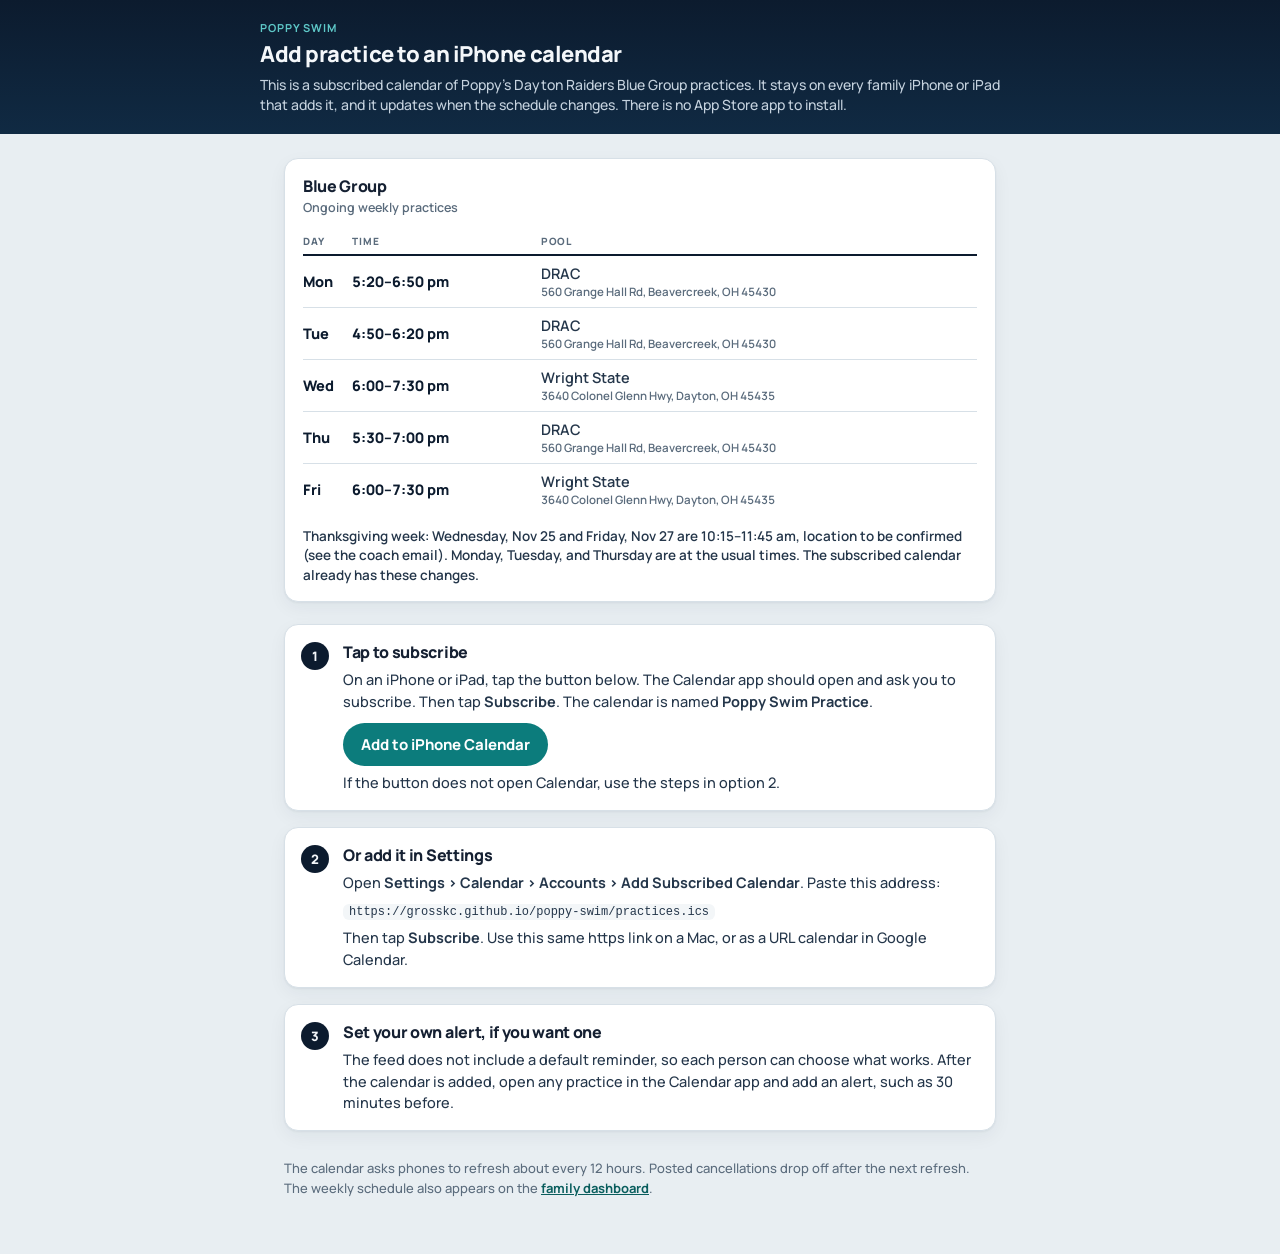
<file: calendar/index.html>
<!DOCTYPE html>
<html lang="en">
<head>
<meta charset="utf-8">
<meta name="viewport" content="width=device-width, initial-scale=1">
<title>Poppy Swim — Practice calendar</title>
<meta name="description" content="Add Poppy Gawelek-Gross’s Dayton Raiders Blue Group practice schedule to an iPhone or iPad calendar.">
<link rel="preconnect" href="https://fonts.googleapis.com">
<link rel="preconnect" href="https://fonts.gstatic.com" crossorigin>
<link href="https://fonts.googleapis.com/css2?family=Manrope:wght@400;500;600;700;800&display=swap" rel="stylesheet">
<style>
:root {
  --ink:#0C1B2E; --ink-soft:#24364A; --paper:#E8EEF2; --card:#FFFFFF; --line:#D7E0E7;
  --muted:#5A6B7C; --quiet:#7A8A99; --text:#152032; --aqua:#0C7C7C; --aqua-deep:#0A5E5E;
  --sans:Manrope,"Segoe UI",system-ui,sans-serif;
  --shadow:0 1px 2px rgba(16,42,67,.05),0 6px 18px rgba(16,42,67,.05);
  --radius:14px;
}
* { box-sizing:border-box; margin:0; padding:0; }
html,body { background:var(--paper); color:var(--text); font-family:var(--sans); min-height:100%; }
a { color:var(--aqua-deep); }
a:hover { color:var(--ink); }
.hero { background:linear-gradient(180deg,#0C1B2E 0%,#102A43 100%); color:#F4F7FA; padding:20px 24px 18px; }
.hero-inner { max-width:760px; margin:0 auto; }
.hero .eyebrow { font-size:11px; font-weight:700; letter-spacing:.08em; color:#5EC8C8; text-transform:uppercase; }
.hero h1 { font-weight:800; font-size:22px; letter-spacing:-.02em; margin-top:4px; }
.hero p { margin-top:6px; color:#C5D2DE; font-size:14px; font-weight:500; line-height:1.45; }
.wrap { max-width:760px; margin:0 auto; padding:24px 24px 56px; }
.card {
  background:var(--card); border:1px solid var(--line); border-radius:var(--radius);
  box-shadow:var(--shadow); padding:16px 18px 16px;
}
.card h2 { font-size:16px; font-weight:800; letter-spacing:-.02em; }
.card .sub { margin-top:2px; font-size:12.5px; font-weight:600; color:var(--muted); }
table.practice-table { width:100%; border-collapse:collapse; margin-top:12px; font-variant-numeric:tabular-nums; }
table.practice-table th {
  text-align:left; font-size:10px; font-weight:800; letter-spacing:.08em; text-transform:uppercase;
  color:var(--muted); padding:6px 8px 6px 0; border-bottom:2px solid var(--ink);
}
table.practice-table td { padding:8px 8px 8px 0; border-bottom:1px solid var(--line); font-size:14.5px; font-weight:600; color:var(--ink-soft); }
table.practice-table tr:last-child td { border-bottom:0; }
table.practice-table .day { font-weight:800; color:var(--ink); width:3.4em; }
table.practice-table .tm { font-weight:800; color:var(--ink); }
.addr { display:block; font-size:11.5px; font-weight:600; color:var(--muted); margin-top:1px; }
ol.steps { list-style:none; display:flex; flex-direction:column; gap:16px; margin-top:22px; }
.step {
  background:var(--card); border:1px solid var(--line); border-radius:var(--radius);
  box-shadow:var(--shadow); padding:16px 18px 16px 16px; display:flex; gap:14px;
}
.num {
  flex:0 0 28px; height:28px; border-radius:50%; background:#0C1B2E; color:#F4F7FA;
  display:flex; align-items:center; justify-content:center; font-weight:800; font-size:13px; margin-top:1px;
}
.step h2 { font-size:16px; font-weight:800; letter-spacing:-.02em; }
.step p, .step li { font-size:14.5px; line-height:1.5; color:var(--ink-soft); font-weight:500; margin-top:6px; }
.btn {
  display:inline-flex; align-items:center; justify-content:center;
  background:var(--aqua); color:#fff; font-weight:750; font-size:15px;
  border-radius:999px; padding:11px 18px; text-decoration:none; margin-top:10px;
  border:0;
}
.btn:hover { background:var(--aqua-deep); color:#fff; }
.btn.secondary { background:transparent; color:var(--aqua-deep); border:1.5px solid #B7D4D4; padding:9px 16px; }
.btn.secondary:hover { background:#E7F3F3; color:var(--ink); }
.note { font-size:13px; color:var(--muted); font-weight:500; margin-top:8px; line-height:1.45; }
code {
  font-family:ui-monospace,SFMono-Regular,Menlo,monospace; font-size:12px;
  background:#F3F6F8; padding:1px 6px; border-radius:6px; color:var(--ink-soft); word-break:break-all;
}
.holiday-note { margin-top:12px; font-size:13.5px; color:var(--ink-soft); font-weight:600; line-height:1.45; }
.footer { margin-top:28px; font-size:13px; color:var(--muted); font-weight:500; line-height:1.5; }
.footer a { font-weight:700; }
@media (max-width: 520px) {
  .hero, .wrap { padding-left:16px; padding-right:16px; }
}
</style>
</head>
<body>
<header class="hero">
  <div class="hero-inner">
    <div class="eyebrow">Poppy Swim</div>
    <h1>Add practice to an iPhone calendar</h1>
    <p>This is a subscribed calendar of Poppy’s Dayton Raiders Blue Group practices. It stays on every family iPhone or iPad that adds it, and it updates when the schedule changes. There is no App Store app to install.</p>
  </div>
</header>
<main class="wrap">
  <section class="card">
    <h2>Blue Group</h2>
    <p class="sub">Ongoing weekly practices</p>
    <table class="practice-table">
      <thead>
        <tr><th>Day</th><th>Time</th><th>Pool</th></tr>
      </thead>
      <tbody>
        <tr>
          <td class="day">Mon</td>
          <td class="tm">5:20–6:50 pm</td>
          <td>DRAC<span class="addr">560 Grange Hall Rd, Beavercreek, OH 45430</span></td>
        </tr>
        <tr>
          <td class="day">Tue</td>
          <td class="tm">4:50–6:20 pm</td>
          <td>DRAC<span class="addr">560 Grange Hall Rd, Beavercreek, OH 45430</span></td>
        </tr>
        <tr>
          <td class="day">Wed</td>
          <td class="tm">6:00–7:30 pm</td>
          <td>Wright State<span class="addr">3640 Colonel Glenn Hwy, Dayton, OH 45435</span></td>
        </tr>
        <tr>
          <td class="day">Thu</td>
          <td class="tm">5:30–7:00 pm</td>
          <td>DRAC<span class="addr">560 Grange Hall Rd, Beavercreek, OH 45430</span></td>
        </tr>
        <tr>
          <td class="day">Fri</td>
          <td class="tm">6:00–7:30 pm</td>
          <td>Wright State<span class="addr">3640 Colonel Glenn Hwy, Dayton, OH 45435</span></td>
        </tr>
      </tbody>
    </table>
    <p class="holiday-note">Thanksgiving week: Wednesday, Nov 25 and Friday, Nov 27 are 10:15–11:45 am, location to be confirmed (see the coach email). Monday, Tuesday, and Thursday are at the usual times. The subscribed calendar already has these changes.</p>
  </section>

  <ol class="steps">
    <li class="step">
      <div class="num">1</div>
      <div>
        <h2>Tap to subscribe</h2>
        <p>On an iPhone or iPad, tap the button below. The Calendar app should open and ask you to subscribe. Then tap <strong>Subscribe</strong>. The calendar is named <strong>Poppy Swim Practice</strong>.</p>
        <a class="btn" href="webcal://grosskc.github.io/poppy-swim/practices.ics">Add to iPhone Calendar</a>
        <p class="note">If the button does not open Calendar, use the steps in option 2.</p>
      </div>
    </li>
    <li class="step">
      <div class="num">2</div>
      <div>
        <h2>Or add it in Settings</h2>
        <p>Open <strong>Settings &gt; Calendar &gt; Accounts &gt; Add Subscribed Calendar</strong>. Paste this address:</p>
        <p class="note"><code>https://grosskc.github.io/poppy-swim/practices.ics</code></p>
        <p>Then tap <strong>Subscribe</strong>. Use this same https link on a Mac, or as a URL calendar in Google Calendar.</p>
      </div>
    </li>
    <li class="step">
      <div class="num">3</div>
      <div>
        <h2>Set your own alert, if you want one</h2>
        <p>The feed does not include a default reminder, so each person can choose what works. After the calendar is added, open any practice in the Calendar app and add an alert, such as 30 minutes before.</p>
      </div>
    </li>
  </ol>

  <p class="footer">The calendar asks phones to refresh about every 12 hours. Posted cancellations drop off after the next refresh. The weekly schedule also appears on the <a href="https://grosskc.github.io/poppy-swim/#practice">family dashboard</a>.</p>
</main>
</body>
</html>
</file>
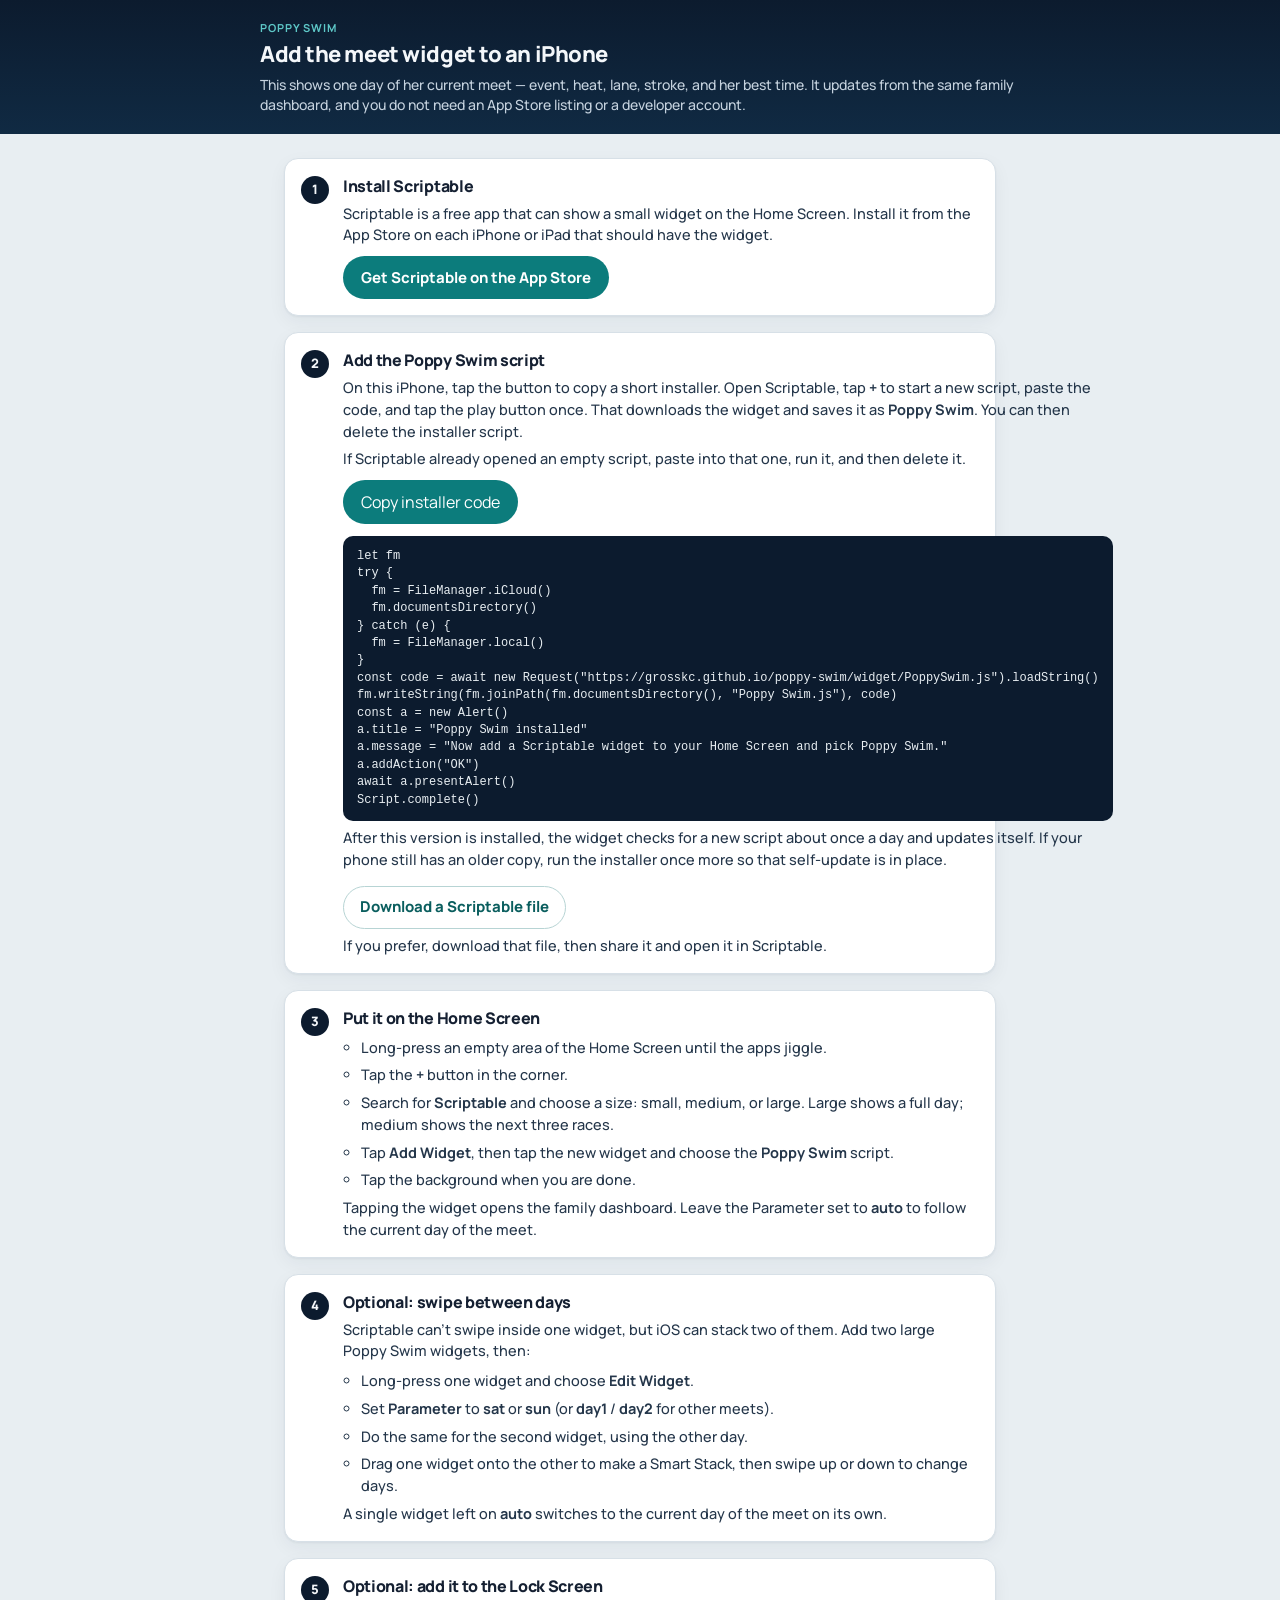
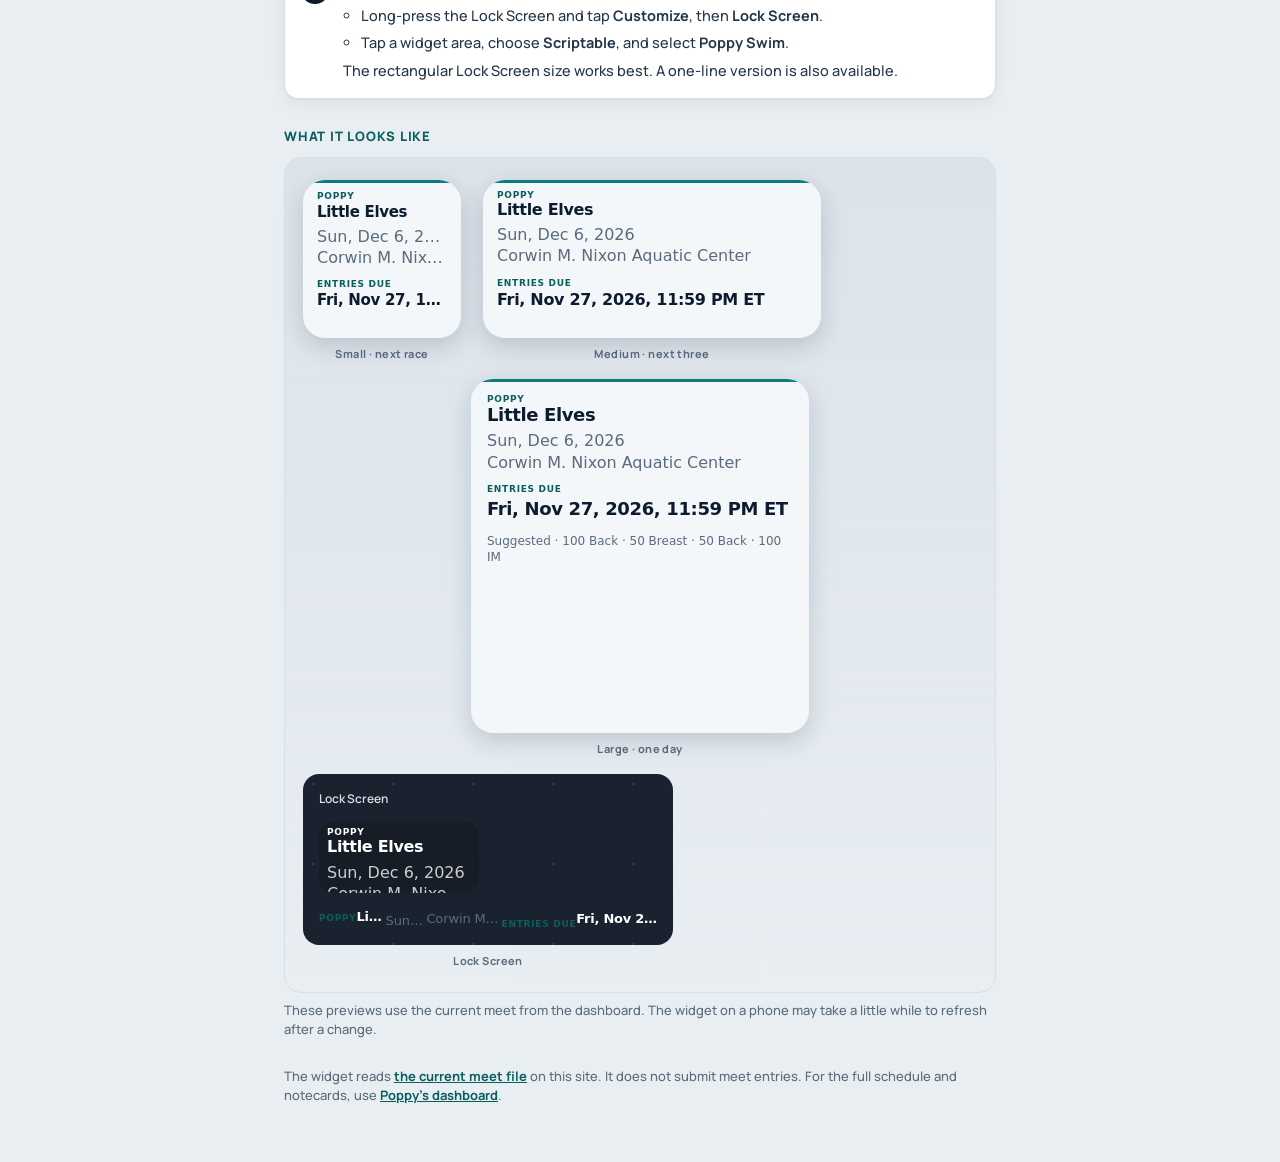
<file: widget/index.html>
<!DOCTYPE html>
<html lang="en">
<head>
<meta charset="utf-8">
<meta name="viewport" content="width=device-width, initial-scale=1">
<title>Poppy Swim — iOS widget</title>
<meta name="description" content="Add Poppy’s current meet — event, heat, lane, stroke, and best time — to an iPhone or iPad Home Screen.">
<link rel="preconnect" href="https://fonts.googleapis.com">
<link rel="preconnect" href="https://fonts.gstatic.com" crossorigin>
<link href="https://fonts.googleapis.com/css2?family=Manrope:wght@400;500;600;700;800&display=swap" rel="stylesheet">
<link rel="stylesheet" href="faces.css">
<style>
:root {
  --ink:#0C1B2E; --ink-soft:#24364A; --paper:#E8EEF2; --card:#FFFFFF; --line:#D7E0E7;
  --muted:#5A6B7C; --quiet:#7A8A99; --text:#152032; --aqua:#0C7C7C; --aqua-deep:#0A5E5E;
  --sans:Manrope,"Segoe UI",system-ui,sans-serif;
  --shadow:0 1px 2px rgba(16,42,67,.05),0 6px 18px rgba(16,42,67,.05);
  --radius:14px;
}
* { box-sizing:border-box; margin:0; padding:0; }
html,body { background:var(--paper); color:var(--text); font-family:var(--sans); min-height:100%; }
a { color:var(--aqua-deep); }
a:hover { color:var(--ink); }
.hero { background:linear-gradient(180deg,#0C1B2E 0%,#102A43 100%); color:#F4F7FA; padding:20px 24px 18px; }
.hero-inner { max-width:760px; margin:0 auto; }
.hero .eyebrow { font-size:11px; font-weight:700; letter-spacing:.08em; color:#5EC8C8; text-transform:uppercase; }
.hero h1 { font-weight:800; font-size:22px; letter-spacing:-.02em; margin-top:4px; }
.hero p { margin-top:6px; color:#C5D2DE; font-size:14px; font-weight:500; line-height:1.45; }
.wrap { max-width:760px; margin:0 auto; padding:24px 24px 56px; }
ol.steps { list-style:none; display:flex; flex-direction:column; gap:16px; }
.step {
  background:var(--card); border:1px solid var(--line); border-radius:var(--radius);
  box-shadow:var(--shadow); padding:16px 18px 16px 16px; display:flex; gap:14px;
}
.num {
  flex:0 0 28px; height:28px; border-radius:50%; background:#0C1B2E; color:#F4F7FA;
  display:flex; align-items:center; justify-content:center; font-weight:800; font-size:13px; margin-top:1px;
}
.step h2 { font-size:16px; font-weight:800; letter-spacing:-.02em; }
.step p, .step li { font-size:14.5px; line-height:1.5; color:var(--ink-soft); font-weight:500; margin-top:6px; }
.step ul { margin:8px 0 0 18px; }
.btn {
  display:inline-flex; align-items:center; justify-content:center; gap:8px;
  background:var(--aqua); color:#fff; font-weight:750; font-size:15px;
  border-radius:999px; padding:11px 18px; text-decoration:none; margin-top:10px;
  border:0;
}
.btn:hover { background:var(--aqua-deep); color:#fff; }
button.btn { font:inherit; cursor:pointer; }
.btn.copied { background:var(--aqua-deep); }
.btn.secondary { background:transparent; color:var(--aqua-deep); border:1.5px solid #B7D4D4; padding:9px 16px; text-decoration:none; }
.btn.secondary:hover { background:#E7F3F3; color:var(--ink); }
pre.installer {
  margin-top:12px; background:#0C1B2E; color:#E8EEF2; border-radius:10px;
  padding:12px 14px; overflow:auto; font-size:12px; line-height:1.45;
  font-family:ui-monospace,SFMono-Regular,Menlo,monospace; white-space:pre;
}
.note { font-size:13px; color:var(--muted); font-weight:500; margin-top:8px; line-height:1.45; }
h3 { font-size:13px; font-weight:800; letter-spacing:.06em; text-transform:uppercase; color:var(--aqua-deep); margin:28px 0 12px; }
.previews {
  display:flex; flex-wrap:wrap; gap:18px 22px; align-items:flex-end;
  background:linear-gradient(180deg,#DCE3EA 0%,#E8EEF2 100%);
  border:1px solid var(--line); border-radius:18px; padding:22px 18px 24px;
}
.preview-block { display:flex; flex-direction:column; align-items:center; gap:8px; }
.preview-block figcaption { font-size:11px; font-weight:700; color:var(--muted); letter-spacing:.04em; }
.lock-stage {
  background: #1a2230 url("data:image/svg+xml,%3Csvg xmlns='http://www.w3.org/2000/svg' width='80' height='80'%3E%3Ccircle cx='10' cy='10' r='1' fill='%23ffffff22'/%3E%3C/svg%3E");
  border-radius:16px; padding:16px; display:flex; flex-direction:column; gap:14px; min-width:min(100%, 200px);
}
.lock-date { color:#fff; font-weight:600; font-size:12px; opacity:.85; }
.alt { margin-top:10px; }
details { margin-top:18px; background:var(--card); border:1px solid var(--line); border-radius:var(--radius); padding:12px 16px; }
details summary { cursor:pointer; font-weight:750; color:var(--ink); font-size:14.5px; }
details .body { margin-top:8px; font-size:14px; line-height:1.5; color:var(--ink-soft); font-weight:500; }
pre {
  margin-top:10px; background:#0C1B2E; color:#E8EEF2; border-radius:10px;
  padding:12px; overflow:auto; font-size:11px; line-height:1.45;
  font-family:ui-monospace,SFMono-Regular,Menlo,monospace;
}
.footer { margin-top:28px; font-size:13px; color:var(--muted); font-weight:500; line-height:1.5; }
.footer a { font-weight:700; }
@media (max-width: 520px) {
  .hero, .wrap { padding-left:16px; padding-right:16px; }
}
</style>
</head>
<body>
<header class="hero">
  <div class="hero-inner">
    <div class="eyebrow">Poppy Swim</div>
    <h1>Add the meet widget to an iPhone</h1>
    <p>This shows one day of her current meet — event, heat, lane, stroke, and her best time. It updates from the same family dashboard, and you do not need an App Store listing or a developer account.</p>
  </div>
</header>
<main class="wrap">
  <ol class="steps">
    <li class="step">
      <div class="num">1</div>
      <div>
        <h2>Install Scriptable</h2>
        <p>Scriptable is a free app that can show a small widget on the Home Screen. Install it from the App Store on each iPhone or iPad that should have the widget.</p>
        <a class="btn" href="https://apps.apple.com/app/scriptable/id1405459188">Get Scriptable on the App Store</a>
      </div>
    </li>
    <li class="step">
      <div class="num">2</div>
      <div>
        <h2>Add the Poppy Swim script</h2>
        <p>On this iPhone, tap the button to copy a short installer. Open Scriptable, tap <strong>+</strong> to start a new script, paste the code, and tap the play button once. That downloads the widget and saves it as <strong>Poppy Swim</strong>. You can then delete the installer script.</p>
        <p class="note">If Scriptable already opened an empty script, paste into that one, run it, and then delete it.</p>
        <button type="button" class="btn" id="copy-installer">Copy installer code</button>
        <pre class="installer" id="installer-code">let fm
try {
  fm = FileManager.iCloud()
  fm.documentsDirectory()
} catch (e) {
  fm = FileManager.local()
}
const code = await new Request("https://grosskc.github.io/poppy-swim/widget/PoppySwim.js").loadString()
fm.writeString(fm.joinPath(fm.documentsDirectory(), "Poppy Swim.js"), code)
const a = new Alert()
a.title = "Poppy Swim installed"
a.message = "Now add a Scriptable widget to your Home Screen and pick Poppy Swim."
a.addAction("OK")
await a.presentAlert()
Script.complete()</pre>
        <p class="note">After this version is installed, the widget checks for a new script about once a day and updates itself. If your phone still has an older copy, run the installer once more so that self-update is in place.</p>
        <p class="alt"><a class="btn secondary" href="PoppySwim.scriptable" download="PoppySwim.scriptable">Download a Scriptable file</a></p>
        <p class="note">If you prefer, download that file, then share it and open it in Scriptable.</p>
      </div>
    </li>
    <li class="step">
      <div class="num">3</div>
      <div>
        <h2>Put it on the Home Screen</h2>
        <ul>
          <li>Long-press an empty area of the Home Screen until the apps jiggle.</li>
          <li>Tap the <strong>+</strong> button in the corner.</li>
          <li>Search for <strong>Scriptable</strong> and choose a size: small, medium, or large. Large shows a full day; medium shows the next three races.</li>
          <li>Tap <strong>Add Widget</strong>, then tap the new widget and choose the <strong>Poppy Swim</strong> script.</li>
          <li>Tap the background when you are done.</li>
        </ul>
        <p class="note">Tapping the widget opens the family dashboard. Leave the Parameter set to <strong>auto</strong> to follow the current day of the meet.</p>
      </div>
    </li>
    <li class="step">
      <div class="num">4</div>
      <div>
        <h2>Optional: swipe between days</h2>
        <p>Scriptable can’t swipe inside one widget, but iOS can stack two of them. Add two large Poppy Swim widgets, then:</p>
        <ul>
          <li>Long-press one widget and choose <strong>Edit Widget</strong>.</li>
          <li>Set <strong>Parameter</strong> to <strong>sat</strong> or <strong>sun</strong> (or <strong>day1</strong> / <strong>day2</strong> for other meets).</li>
          <li>Do the same for the second widget, using the other day.</li>
          <li>Drag one widget onto the other to make a Smart Stack, then swipe up or down to change days.</li>
        </ul>
        <p class="note">A single widget left on <strong>auto</strong> switches to the current day of the meet on its own.</p>
      </div>
    </li>
    <li class="step">
      <div class="num">5</div>
      <div>
        <h2>Optional: add it to the Lock Screen</h2>
        <ul>
          <li>Long-press the Lock Screen and tap <strong>Customize</strong>, then <strong>Lock Screen</strong>.</li>
          <li>Tap a widget area, choose <strong>Scriptable</strong>, and select <strong>Poppy Swim</strong>.</li>
        </ul>
        <p class="note">The rectangular Lock Screen size works best. A one-line version is also available.</p>
      </div>
    </li>
  </ol>

  <h3>What it looks like</h3>
  <div class="previews" id="previews">
    <figure class="preview-block"><div id="face-small"></div><figcaption>Small · next race</figcaption></figure>
    <figure class="preview-block"><div id="face-medium"></div><figcaption>Medium · next three</figcaption></figure>
    <figure class="preview-block" style="flex-basis:100%"><div id="face-large"></div><figcaption>Large · one day</figcaption></figure>
    <figure class="preview-block">
      <div class="lock-stage">
        <div class="lock-date">Lock Screen</div>
        <div id="face-lock"></div>
        <div id="face-inline"></div>
      </div>
      <figcaption>Lock Screen</figcaption>
    </figure>
  </div>
  <p class="note" id="preview-caption">These previews use the current meet from the dashboard. The widget on a phone may take a little while to refresh after a change.</p>


  <p class="footer">The widget reads <a href="../widget.json">the current meet file</a> on this site. It does not submit meet entries. For the full schedule and notecards, use <a href="../#meets">Poppy’s dashboard</a>.</p>
</main>
<script src="faces.js"></script>
<script>
(function(){
  const btn = document.getElementById("copy-installer");
  const pre = document.getElementById("installer-code");
  if (btn && pre) {
    const label = btn.textContent;
    function fallbackCopy(text) {
      const ta = document.createElement("textarea");
      ta.value = text;
      ta.setAttribute("readonly", "");
      ta.style.position = "fixed";
      ta.style.top = "0";
      ta.style.left = "-9999px";
      document.body.appendChild(ta);
      ta.focus();
      ta.select();
      ta.setSelectionRange(0, text.length);
      let ok = false;
      try { ok = document.execCommand("copy"); } catch (e) {}
      document.body.removeChild(ta);
      return ok;
    }
    function copied() {
      btn.textContent = "Copied!";
      btn.classList.add("copied");
      setTimeout(function(){ btn.textContent = label; btn.classList.remove("copied"); }, 2000);
    }
    btn.addEventListener("click", async function(){
      const text = pre.textContent;
      try {
        if (navigator.clipboard && window.isSecureContext) {
          await navigator.clipboard.writeText(text);
          copied();
          return;
        }
        throw new Error("no clipboard");
      } catch (e) {
        if (fallbackCopy(text)) copied();
        else window.alert("Copy didn’t work. Select the code below and copy it yourself.");
      }
    });
  }
})();
(async function(){
  const now = new Date();
  let data = null;
  try {
    const res = await fetch("../widget.json", { cache: "no-cache" });
    if (res.ok) data = await res.json();
  } catch (e) {}
  if (!data) {
    document.getElementById("preview-caption").textContent = "Previews will appear here once this page is opened from the family website.";
    return;
  }
  PoppySwimFaces.renderFace(document.getElementById("face-small"), data, "small", now, "light");
  PoppySwimFaces.renderFace(document.getElementById("face-medium"), data, "medium", now, "light");
  PoppySwimFaces.renderFace(document.getElementById("face-large"), data, "large", now, "light");
  PoppySwimFaces.renderFace(document.getElementById("face-lock"), data, "lock-rect", now, "light");
  PoppySwimFaces.renderFace(document.getElementById("face-inline"), data, "lock-inline", now, "light");
})();
</script>
</body>
</html>
</file>
<file: widget/faces.css>
/* Shared faces for the install page and preview PNGs. Sizes are in iOS points. */
.w {
  --ink: #0C1B2E;
  --ink-soft: #24364A;
  --muted: #5A6B7C;
  --teal: #0A5E5E;
  --accent: #0C7C7C;
  --gold: #8A6D3B;
  --line: #D7E0E7;
  --bg: #F4F7FA;
  --paper: #FFFFFF;
  box-sizing: border-box;
  font-family: "Geist", "IBM Plex Sans", "Segoe UI", system-ui, sans-serif;
  background: var(--bg);
  color: var(--ink);
  position: relative;
  overflow: hidden;
  -webkit-font-smoothing: antialiased;
}
.w *, .w *::before, .w *::after { box-sizing: border-box; }
.w.dark {
  --ink: #F4F7FA;
  --ink-soft: #C5D2DE;
  --muted: #8A9AAB;
  --teal: #5EC8C8;
  --accent: #5EC8C8;
  --gold: #E0C37A;
  --line: #1C2E44;
  --bg: #0C1B2E;
  --paper: #102A43;
}
.w.hs {
  border-radius: 22px;
  box-shadow: 0 8px 24px rgba(16, 42, 67, 0.18);
}
.w.hs::before {
  content: "";
  position: absolute;
  left: 0; right: 0; top: 0;
  height: 3px;
  background: var(--accent);
  border-radius: 22px 22px 0 0;
}
.w.small { width: 158px; height: 158px; padding: 11px 14px 10px; display: flex; flex-direction: column; }
.w.medium { width: 338px; height: 158px; padding: 10px 14px 8px; display: flex; flex-direction: column; }
.w.large { width: 338px; height: 354px; padding: 15px 16px 12px; display: flex; flex-direction: column; }
.w.lock-rect {
  width: 160px; height: 72px; padding: 6px 8px;
  border-radius: 16px;
  background: rgba(20, 24, 30, 0.42);
  color: #fff;
  --ink: #fff;
  --ink-soft: #fff;
  --muted: rgba(255,255,255,.78);
  --teal: #fff;
  --accent: #fff;
  --gold: #fff;
  --line: rgba(255,255,255,.25);
  --bg: rgba(20, 24, 30, 0.42);
  box-shadow: none;
  -webkit-backdrop-filter: blur(16px);
  backdrop-filter: blur(16px);
}
.w.lock-rect.dark {
  background: rgba(8, 12, 18, 0.55);
  --bg: rgba(8, 12, 18, 0.55);
}
.w.lock-inline {
  width: 338px; height: 22px; padding: 0;
  border-radius: 0;
  background: transparent;
  box-shadow: none;
  color: #fff;
  display: flex;
  align-items: center;
  font-size: 13px;
  font-weight: 500;
  letter-spacing: -0.01em;
  white-space: nowrap;
  overflow: hidden;
}
.w.lock-inline.dark, .w.lock-inline.light { color: #fff; --ink: #fff; }


.head {
  flex: 0 0 auto;
  font-size: 12px;
  font-weight: 650;
  letter-spacing: 0.01em;
  color: var(--teal);
  line-height: 1.2;
  padding-bottom: 6px;
  white-space: nowrap;
  overflow: hidden;
  text-overflow: ellipsis;
}
.w.medium .head, .w.small .head { font-size: 11px; padding-bottom: 4px; }

.cols {
  display: grid;
  grid-template-columns: 56px 46px 46px 58px minmax(68px, 1fr);
  column-gap: 8px;
  align-items: center;
  min-width: 0;
}
.w.medium .cols {
  grid-template-columns: 46px 38px 38px 50px minmax(62px, 1fr);
  column-gap: 6px;
}
.col-e, .col-h, .col-l, .col-b { text-align: right; font-variant-numeric: tabular-nums; }
.col-s { text-align: left; min-width: 0; padding-left: 6px; }
.w.medium .col-s { padding-left: 5px; }

.labels {
  flex: 0 0 auto;
  padding-bottom: 5px;
  border-bottom: 0.5px solid var(--line);
  font-size: 9px;
  font-weight: 700;
  letter-spacing: 0.07em;
  text-transform: uppercase;
  color: var(--teal);
  line-height: 1.2;
}
.w.medium .labels { font-size: 8px; letter-spacing: 0.06em; padding-bottom: 3px; }

.trows {
  flex: 1 1 auto;
  display: flex;
  flex-direction: column;
  min-height: 0;
}
.trow {
  flex: 1 1 0;
  display: flex;
  flex-direction: column;
  justify-content: center;
  min-height: 0;
  overflow: hidden;
  border-top: 0.5px solid var(--line);
}
.trow:first-child { border-top: 0; }

.num {
  font-weight: 800;
  letter-spacing: -0.04em;
  color: var(--ink);
  line-height: 1.05;
  white-space: nowrap;
}
.w.large .num { font-size: 26px; }
.w.medium .num { font-size: 18px; }
.num.tba { letter-spacing: 0.04em; }
.w.large .num.tba { font-size: 16px; }
.w.medium .num.tba { font-size: 13px; }

.stroke {
  font-weight: 750;
  color: var(--teal);
  letter-spacing: 0.02em;
  line-height: 1.1;
  white-space: nowrap;
  overflow: hidden;
  text-overflow: ellipsis;
}
.w.large .stroke { font-size: 15px; }
.w.medium .stroke { font-size: 12px; }

.best {
  font-weight: 650;
  font-variant-numeric: tabular-nums;
  color: var(--ink);
  line-height: 1.1;
  letter-spacing: -0.02em;
  white-space: nowrap;
}
.w.large .best { font-size: 15px; }
.w.medium .best { font-size: 13px; }
.best.empty { color: var(--muted); font-weight: 500; }

.ename {
  font-weight: 600;
  color: var(--ink-soft);
  line-height: 1.15;
  white-space: nowrap;
  overflow: hidden;
  text-overflow: ellipsis;
  margin-top: 2px;
}
.w.large .ename { font-size: 14px; }
.w.medium .ename { font-size: 11.5px; margin-top: 1px; }

/* Small labeled list */
.w.small .kv {
  display: flex;
  align-items: baseline;
  justify-content: space-between;
  gap: 8px;
  margin-top: 3px;
}
.w.small .kv .k {
  font-size: 9px;
  font-weight: 700;
  letter-spacing: 0.07em;
  text-transform: uppercase;
  color: var(--teal);
}
.w.small .kv .v.num { font-size: 22px; }
.w.small .kv .v.num.tba { font-size: 16px; }
.w.small .kv .v.stroke { font-size: 16px; font-weight: 750; color: var(--teal); }
.w.small .kv .v.best { font-size: 14px; font-weight: 650; }
.w.small .kv .v.best.empty { color: var(--muted); font-weight: 500; }
.w.small .ename { font-size: 13px; margin: 6px 0 2px; }

/* Deadline */
.kicker {
  font-size: 9px;
  font-weight: 650;
  letter-spacing: 0.08em;
  color: var(--teal);
  line-height: 1.2;
}
.ttl {
  font-weight: 750;
  letter-spacing: -0.02em;
  color: var(--ink);
  line-height: 1.15;
  white-space: nowrap;
  overflow: hidden;
  text-overflow: ellipsis;
}
.muted {
  color: var(--muted);
  font-weight: 500;
  line-height: 1.2;
  white-space: nowrap;
  overflow: hidden;
  text-overflow: ellipsis;
}
.w.small .ttl { font-size: 15px; margin-top: 2px; }
.w.medium .ttl { font-size: 16px; }
.w.large .ttl { font-size: 18px; }
.due-label { margin-top: 12px; }
.due-time { margin-top: 3px; font-size: 13px; font-weight: 750; letter-spacing: -0.02em; }
.w.medium .due-time, .w.large .due-time { font-size: 16px; }
.w.large .due-time { font-size: 18px; margin-top: 4px; }
.suggested { margin-top: 14px; font-size: 12px; color: var(--muted); font-weight: 500; white-space: normal; line-height: 1.35; }

/* Lock */
.w.lock-rect .lock-bits {
  display: flex;
  align-items: baseline;
  gap: 5px;
  font-variant-numeric: tabular-nums;
  flex-wrap: wrap;
}
.w.lock-rect .lock-bits .k {
  font-size: 9px;
  font-weight: 700;
  letter-spacing: 0.06em;
  text-transform: uppercase;
  color: var(--teal);
}
.w.lock-rect .lock-bits .v { font-size: 13px; font-weight: 750; color: var(--ink); }
.w.lock-rect .lock-mid {
  display: flex;
  align-items: baseline;
  justify-content: space-between;
  gap: 8px;
  margin-top: 3px;
}
.w.lock-rect .ename { font-size: 12px; font-weight: 600; color: var(--ink); margin: 0; }
.w.lock-rect .best { font-size: 12px; font-weight: 650; }
.w.lock-inline .txt { font-size: 13px; font-weight: 500; color: #fff; }
</file>
